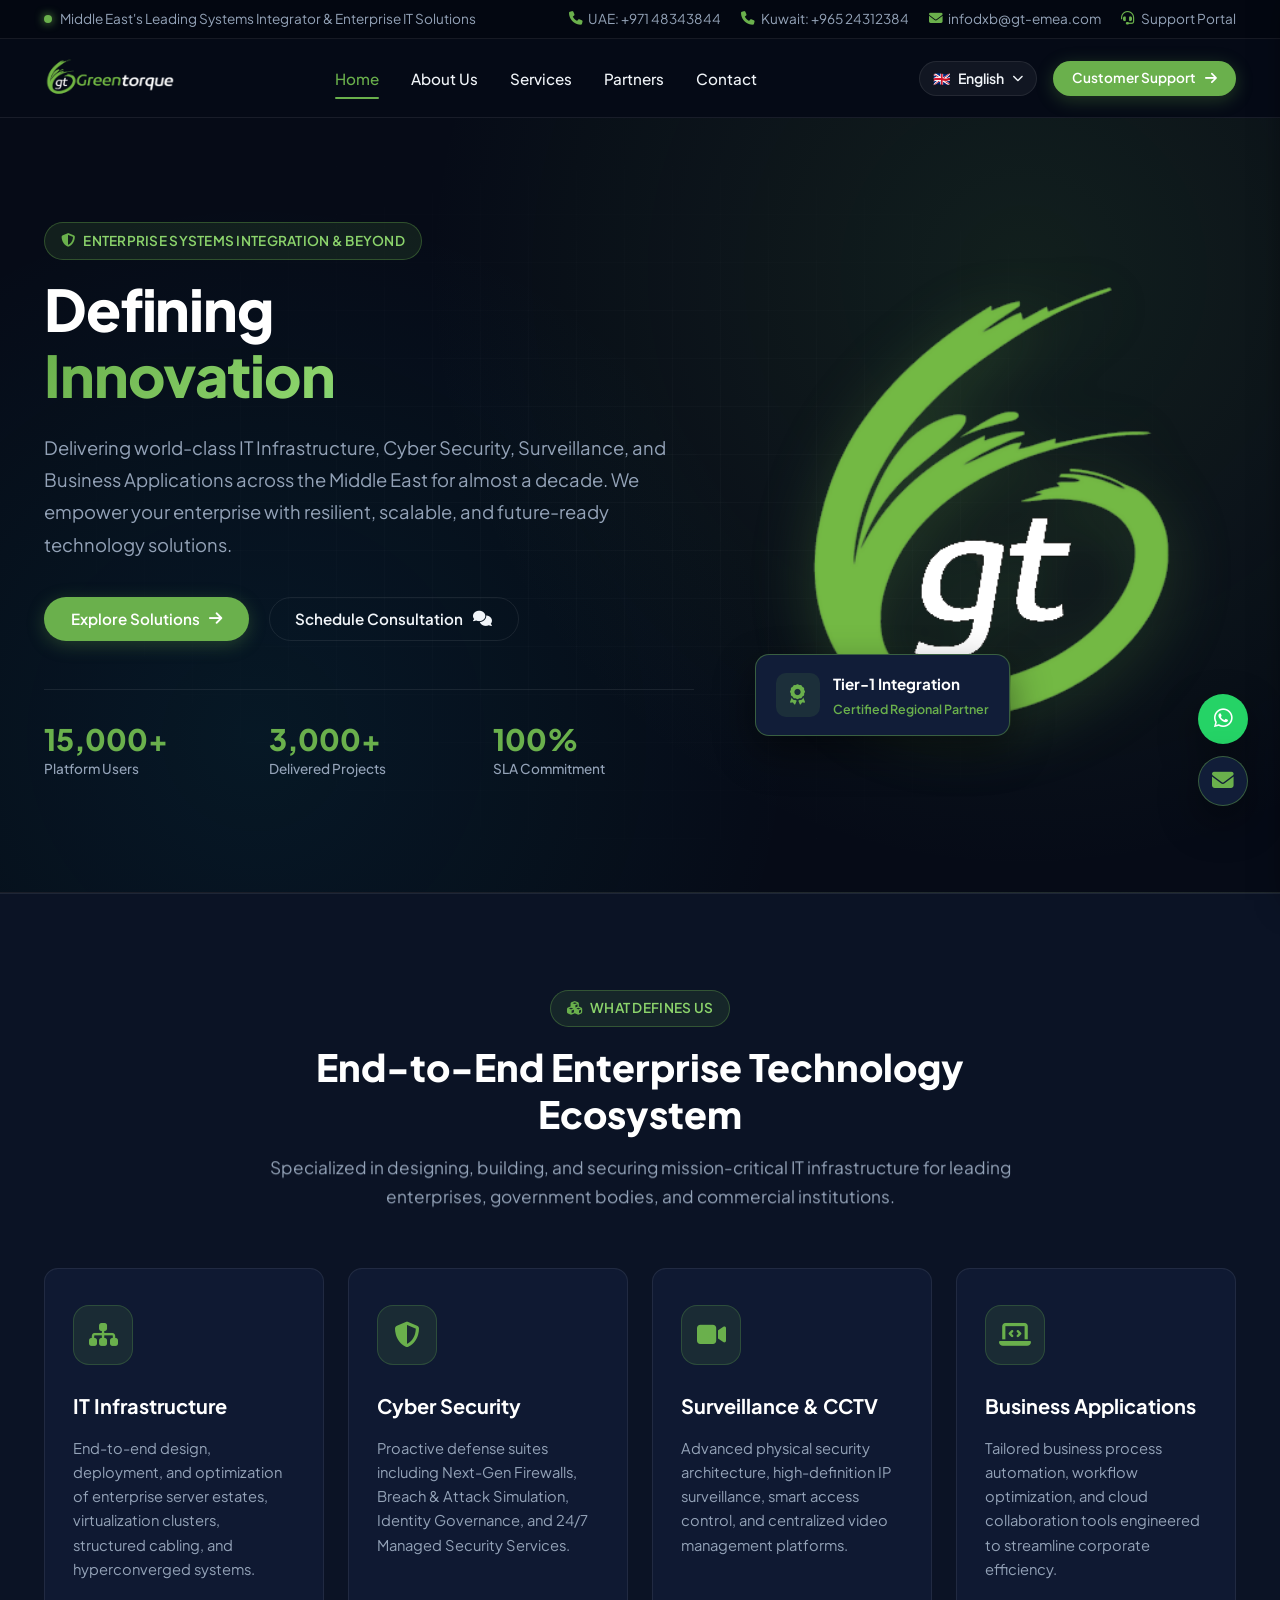
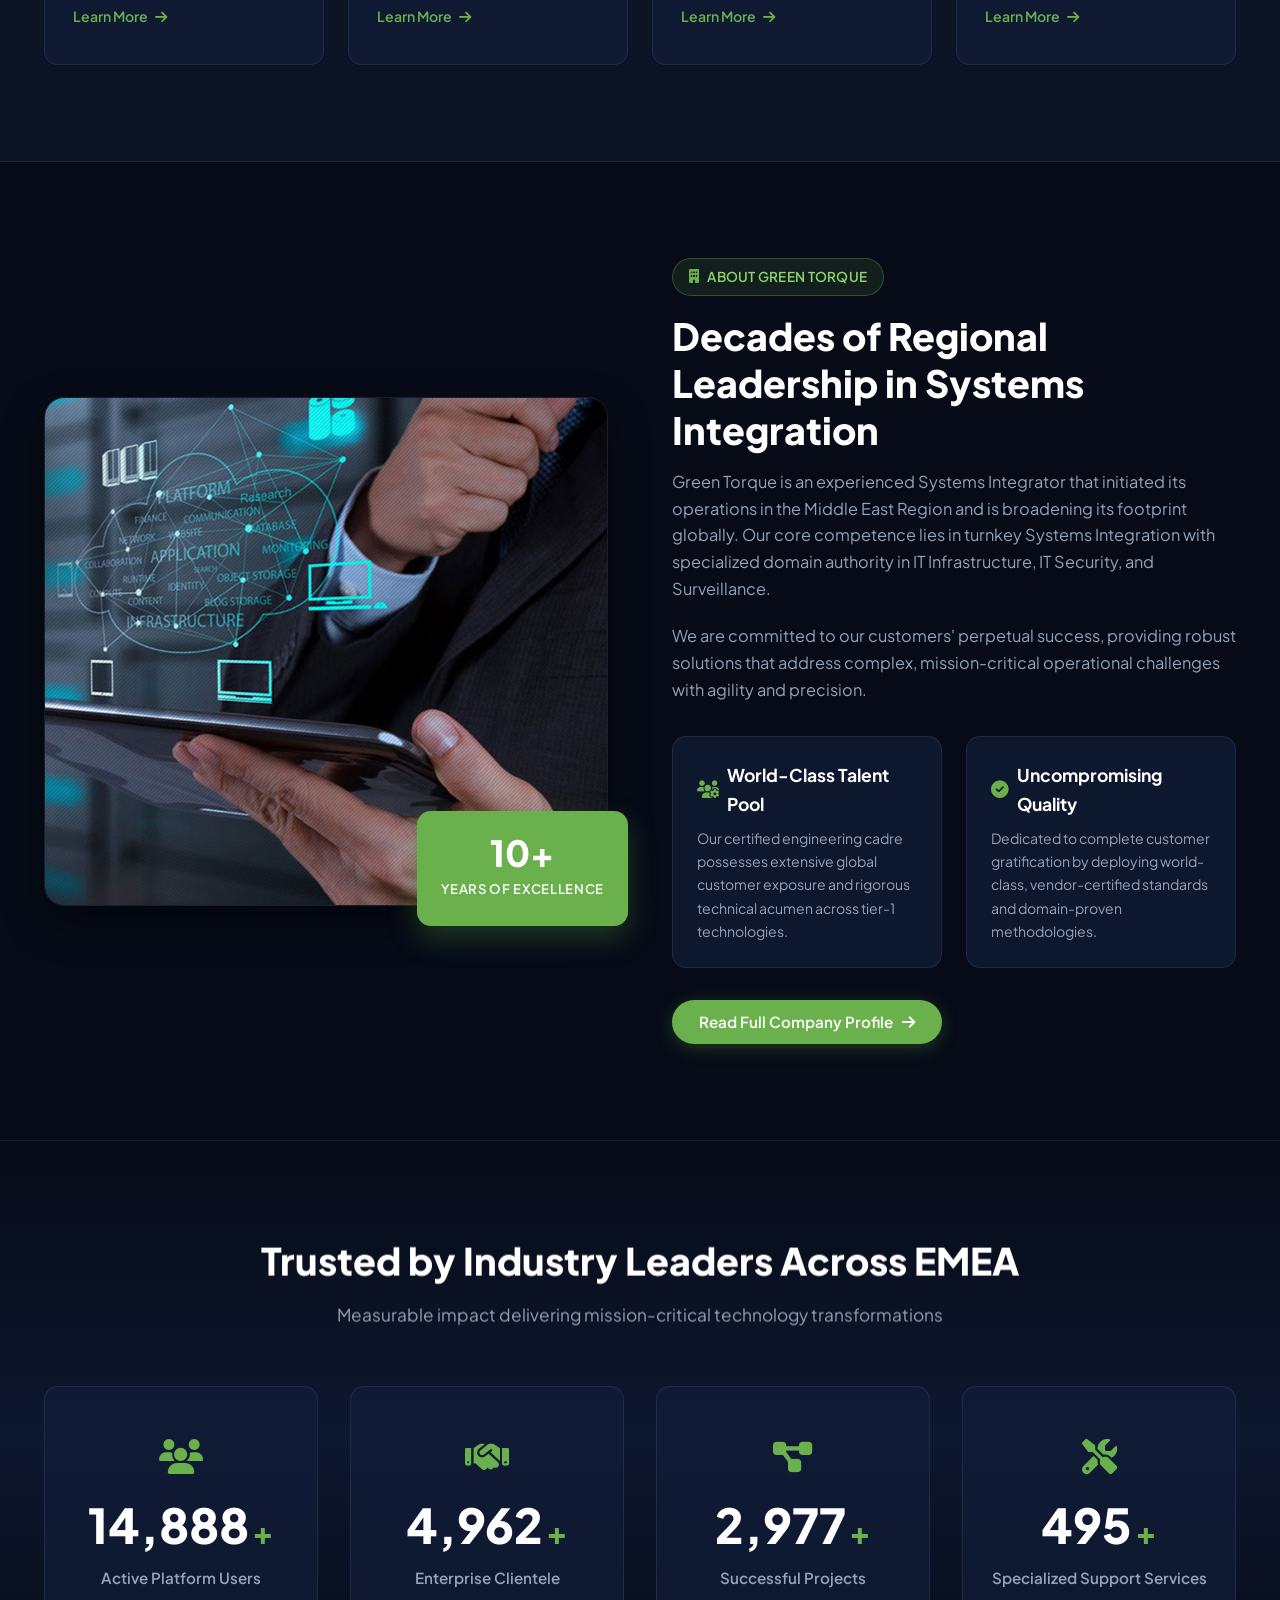
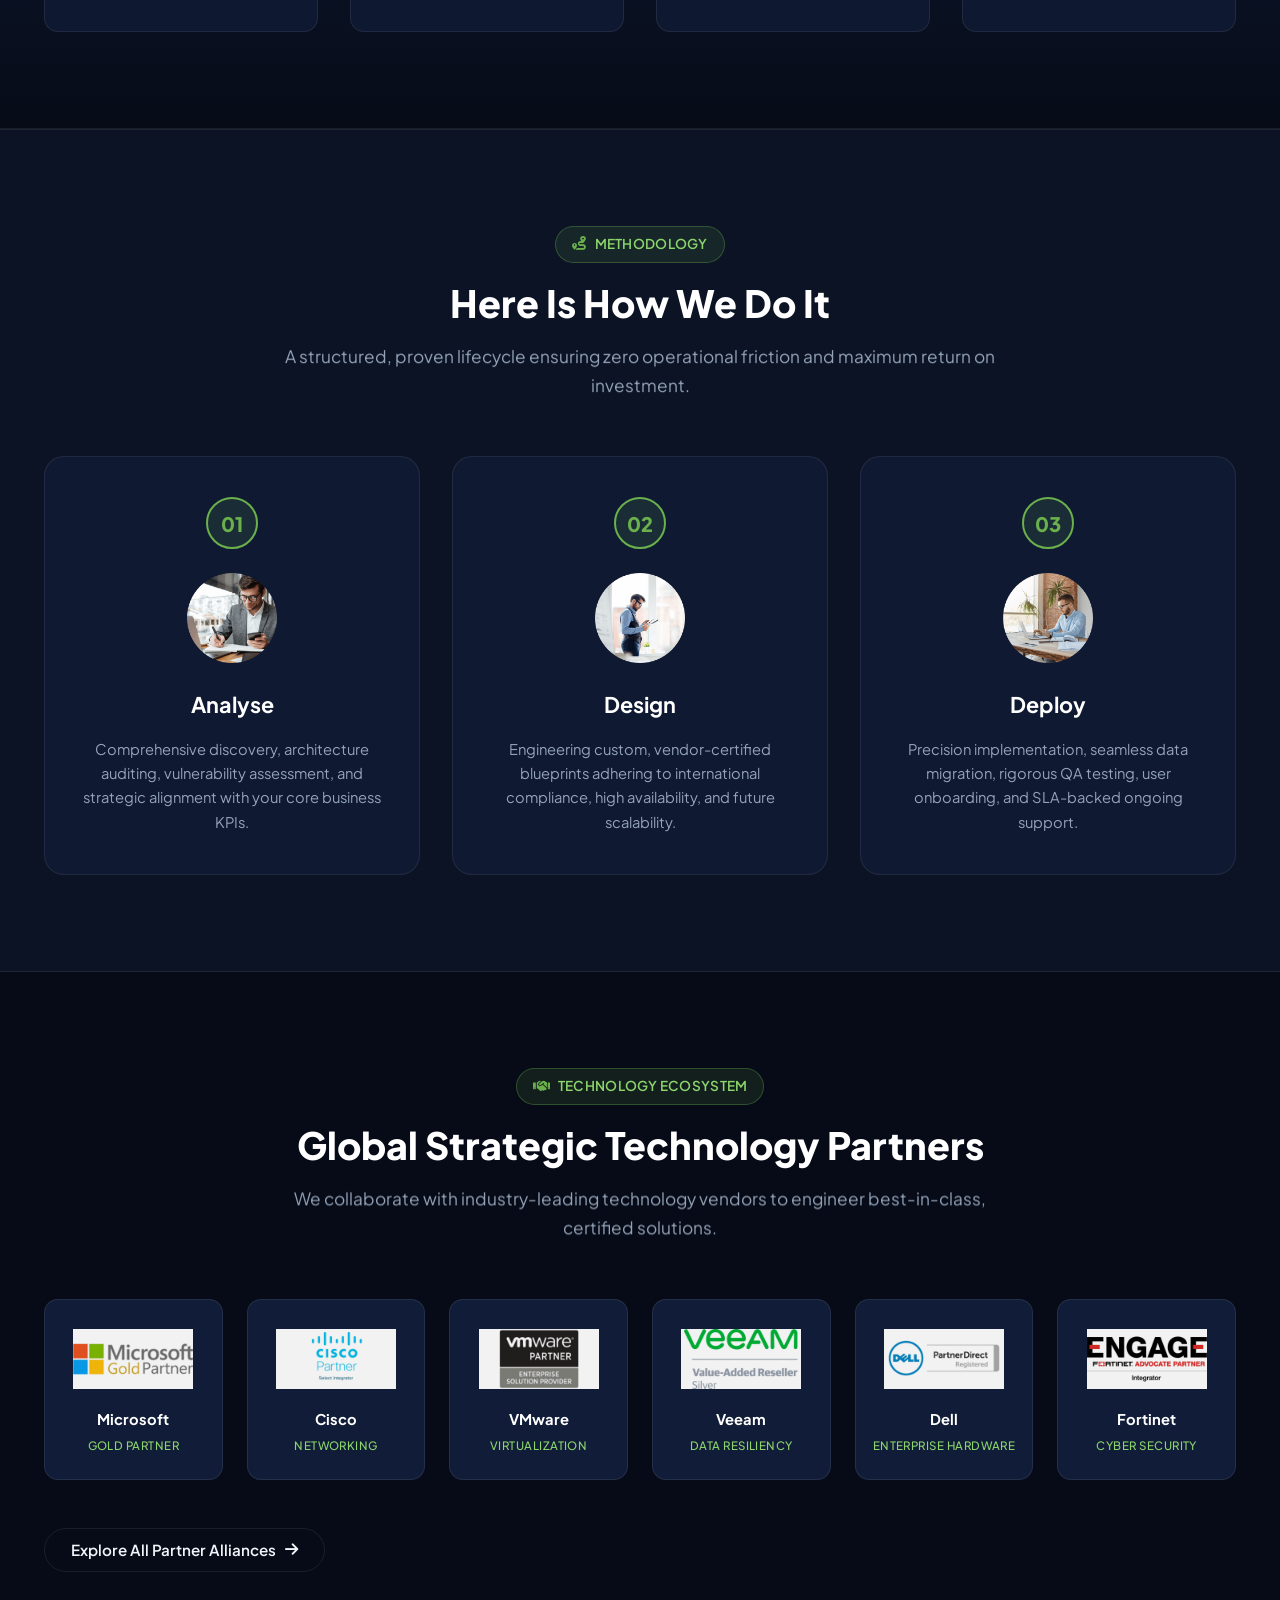
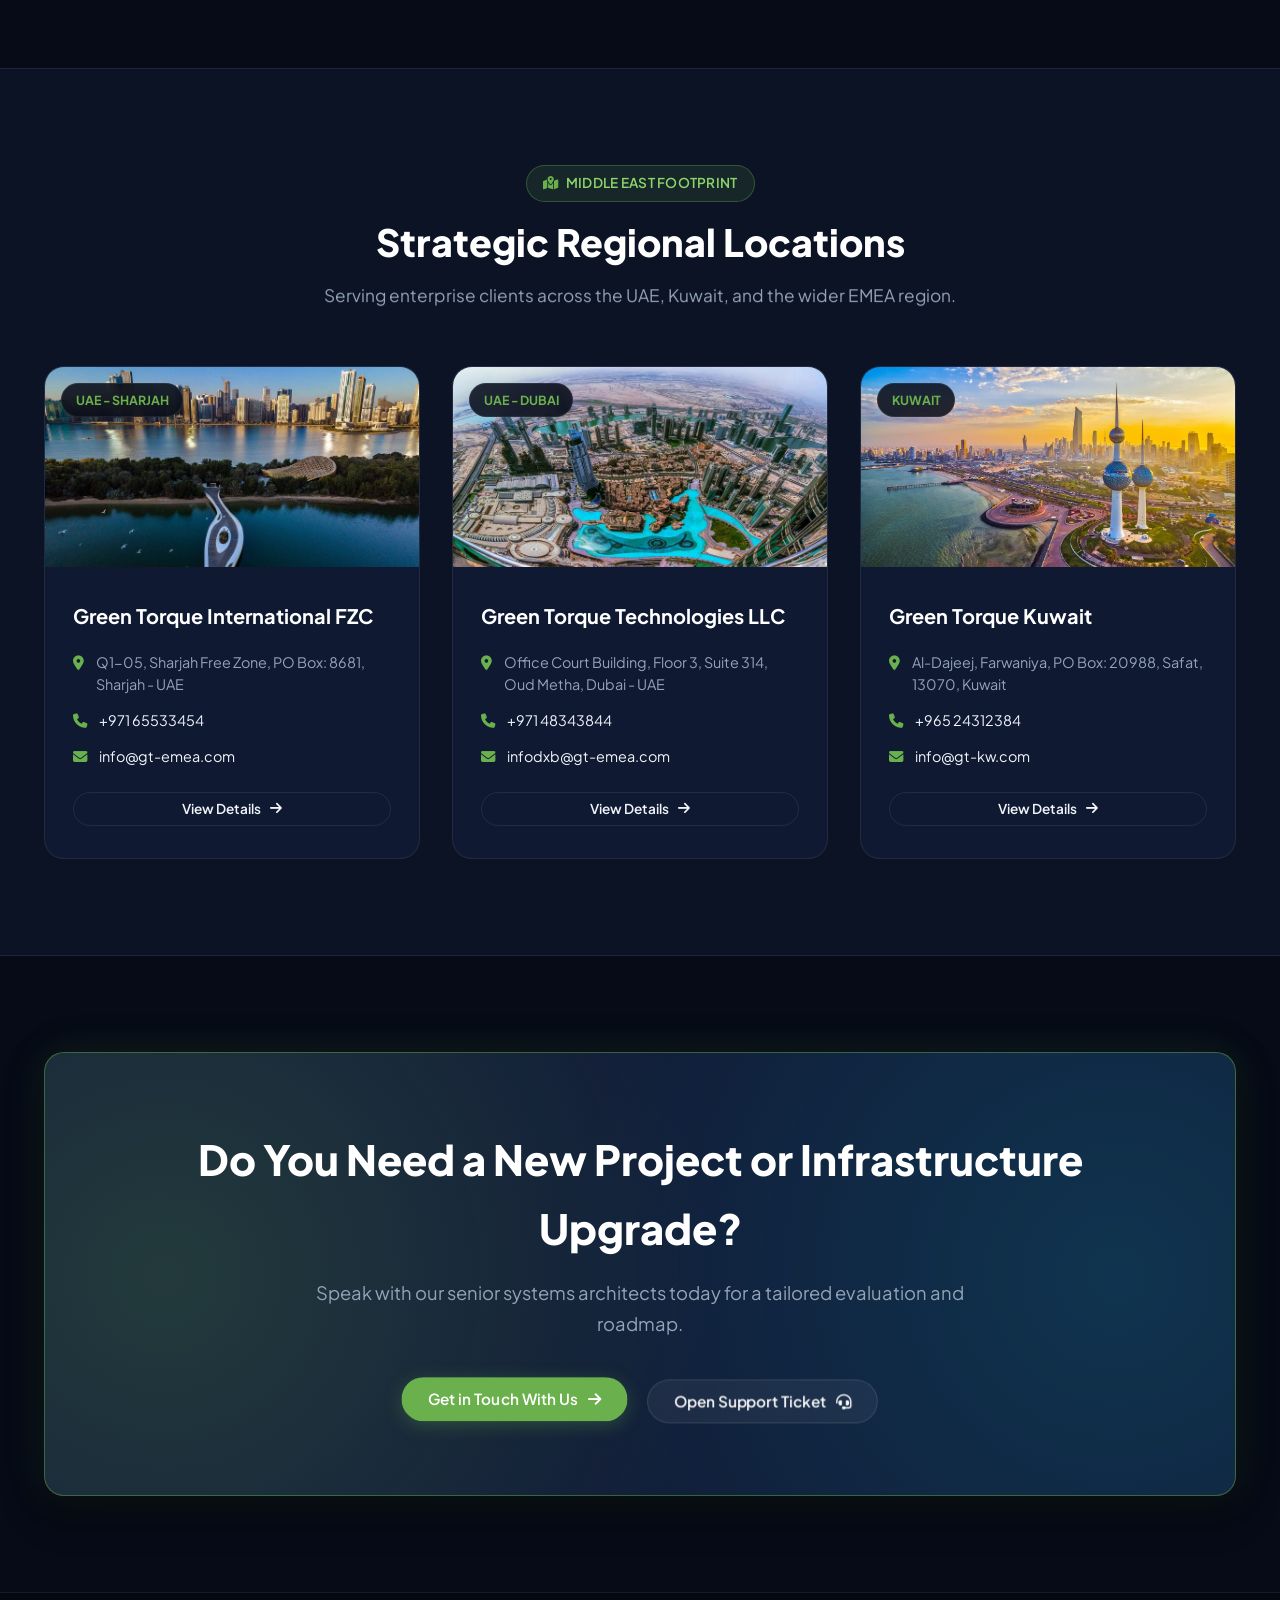
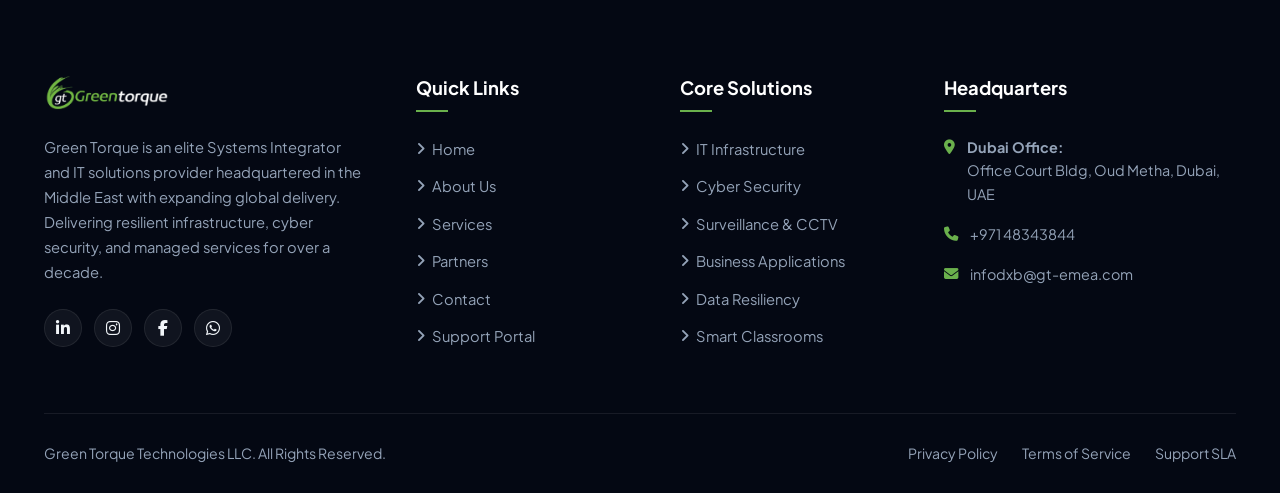
<file: index.html>
<!DOCTYPE html>
<html lang="en" dir="ltr">
<head>
  <meta charset="utf-8">
  <meta http-equiv="X-UA-Compatible" content="IE=edge">
  <meta name="viewport" content="width=device-width, initial-scale=1.0, maximum-scale=5.0">
  <title>Green Torque | Leading Systems Integration and Beyond</title>
  <meta name="description" content="Green Torque (GT EMEA) is a premier IT systems integrator delivering IT Infrastructure, Cyber Security, Surveillance, and Business Applications across the Middle East.">
  <meta name="keywords" content="Green Torque, GT EMEA, Systems Integrator, IT Infrastructure, Cyber Security, Surveillance CCTV, Kuwait IT, Dubai UAE IT, Cloud Solutions">
  <meta name="author" content="Green Torque Technologies LLC">

  <!-- Open Graph / Meta -->
  <meta property="og:type" content="website">
  <meta property="og:title" content="Green Torque | Leading Systems Integration and Beyond">
  <meta property="og:description" content="Delivering enterprise IT infrastructure, cybersecurity, surveillance, and business applications across the Middle East.">
  <meta property="og:image" content="assets/images/hero-graphic.png">

  <!-- Favicon -->
  <link rel="icon" type="image/png" sizes="128x128" href="assets/images/favicon.png">
  <link rel="shortcut icon" href="assets/images/favicon.png" type="image/x-icon">

  <!-- Font Awesome Icons -->
  <link rel="stylesheet" href="https://cdnjs.cloudflare.com/ajax/libs/font-awesome/6.4.0/css/all.min.css">

  <!-- Stylesheets -->
  <link rel="stylesheet" href="assets/css/style.css">
  <link rel="stylesheet" href="assets/css/responsive.css">
  <link rel="stylesheet" href="assets/css/rtl.css">
</head>
<body>

  <!-- Top Announcement & Contact Bar -->
  <div class="top-bar">
    <div class="container top-bar-inner">
      <div class="top-bar-tagline">
        <span class="pulse-dot"></span>
        <span data-i18n="topbar_tagline">Middle East's Leading Systems Integrator & Enterprise IT Solutions</span>
      </div>
      <div class="top-bar-contacts">
        <a href="tel:+97148343844"><i class="fa fa-phone"></i> <span data-i18n="topbar_uae">UAE: +971 48343844</span></a>
        <a href="tel:+96524312384"><i class="fa fa-phone"></i> <span data-i18n="topbar_kuwait">Kuwait: +965 24312384</span></a>
        <a href="mailto:infodxb@gt-emea.com"><i class="fa fa-envelope"></i> <span data-i18n="topbar_email">infodxb@gt-emea.com</span></a>
        <a href="https://greencloud.live" target="_blank" rel="noopener" class="btn-support-link">
          <i class="fa fa-headset"></i> <span data-i18n="topbar_support">Support Portal</span>
        </a>
      </div>
    </div>
  </div>

  <!-- Primary Sticky Header -->
  <header class="site-header" id="siteHeader">
    <div class="container header-inner">
      <!-- Brand Logo -->
      <a href="index.html" class="brand-logo" title="Green Torque Home">
        <img src="assets/images/logo-white.png" alt="Green Torque Logo" width="148" height="50">
      </a>

      <!-- Navigation Links -->
      <nav class="nav-menu" aria-label="Main Navigation">
        <a href="index.html" class="nav-link active" data-i18n="nav_home">Home</a>
        <a href="about.html" class="nav-link" data-i18n="nav_about">About Us</a>
        <a href="services.html" class="nav-link" data-i18n="nav_services">Services</a>
        <a href="partners.html" class="nav-link" data-i18n="nav_partners">Partners</a>
        <a href="contact.html" class="nav-link" data-i18n="nav_contact">Contact</a>
      </nav>

      <!-- Header Actions: Language Dropdown + CTA -->
      <div class="header-actions">
        <!-- Language Switcher -->
        <div class="lang-dropdown">
          <button class="lang-dropdown-toggle" type="button" aria-haspopup="true" aria-expanded="false" title="Switch Language">
            <span class="current-lang-flag">🇬🇧</span>
            <span class="current-lang-text">English</span>
            <i class="fa fa-chevron-down" style="font-size: 0.7rem;"></i>
          </button>
          <div class="lang-dropdown-menu">
            <button class="lang-option active" type="button" data-set-lang="en">
              <span>🇬🇧 English</span>
              <i class="fa fa-check" style="font-size: 0.75rem;"></i>
            </button>
            <button class="lang-option" type="button" data-set-lang="ar">
              <span>🇦🇪 العربية</span>
              <i class="fa fa-check" style="font-size: 0.75rem;"></i>
            </button>
          </div>
        </div>

        <!-- Support Portal Button -->
        <a href="https://greencloud.live" target="_blank" rel="noopener" class="btn btn-primary btn-sm d-none d-md-inline-flex" title="24/7 Client Support Portal">
          <span data-i18n="nav_support_btn">Customer Support</span>
          <i class="fa fa-arrow-right"></i>
        </a>

        <!-- Mobile Nav Toggle -->
        <button class="mobile-nav-toggle" type="button" aria-label="Toggle Navigation Menu">
          <i class="fa fa-bars"></i>
        </button>
      </div>
    </div>
  </header>

  <!-- Mobile Drawer Menu -->
  <div class="mobile-nav-overlay"></div>
  <aside class="mobile-nav-drawer" aria-label="Mobile Navigation">
    <div class="mobile-nav-header">
      <img src="assets/images/logo-white.png" alt="Green Torque" height="36">
      <button class="mobile-nav-close" type="button" aria-label="Close Navigation"><i class="fa fa-times"></i></button>
    </div>
    <div class="mobile-nav-list">
      <a href="index.html" class="active" data-i18n="nav_home">Home <i class="fa fa-chevron-right"></i></a>
      <a href="about.html" data-i18n="nav_about">About Us <i class="fa fa-chevron-right"></i></a>
      <a href="services.html" data-i18n="nav_services">Services <i class="fa fa-chevron-right"></i></a>
      <a href="partners.html" data-i18n="nav_partners">Partners <i class="fa fa-chevron-right"></i></a>
      <a href="contact.html" data-i18n="nav_contact">Contact <i class="fa fa-chevron-right"></i></a>
    </div>
    <div class="mobile-nav-footer">
      <div style="display: flex; gap: 0.5rem;">
        <button class="btn btn-outline btn-sm w-100" type="button" data-set-lang="en">English</button>
        <button class="btn btn-outline btn-sm w-100" type="button" data-set-lang="ar">العربية</button>
      </div>
      <a href="https://greencloud.live" target="_blank" rel="noopener" class="btn btn-primary btn-sm w-100">
        <span data-i18n="nav_support_btn">Customer Support</span>
      </a>
    </div>
  </aside>

  <!-- Hero Section -->
  <section class="hero-section">
    <div class="hero-mesh-grid"></div>
    <div class="container hero-grid">
      <!-- Hero Content -->
      <div class="hero-content reveal-on-scroll">
        <div class="badge-chip">
          <i class="fa fa-shield-halved"></i>
          <span data-i18n="hero_badge">Enterprise Systems Integration & Beyond</span>
        </div>
        <h1 class="hero-headline">
          <span data-i18n="hero_title_1">Defining</span> <br>
          <span class="highlight" data-i18n="hero_title_2">Innovation</span>
        </h1>
        <p class="hero-description" data-i18n="hero_desc">
          Delivering world-class IT Infrastructure, Cyber Security, Surveillance, and Business Applications across the Middle East for almost a decade. We empower your enterprise with resilient, scalable, and future-ready technology solutions.
        </p>
        <div class="hero-actions">
          <a href="services.html" class="btn btn-primary">
            <span data-i18n="hero_btn_services">Explore Solutions</span>
            <i class="fa fa-arrow-right"></i>
          </a>
          <a href="contact.html" class="btn btn-outline">
            <span data-i18n="hero_btn_contact">Schedule Consultation</span>
            <i class="fa fa-comments"></i>
          </a>
        </div>
        <!-- Hero Key Metrics -->
        <div class="hero-stats-row">
          <div class="hero-stat-item">
            <div class="stat-value" data-i18n="hero_stat_1_val">15,000+</div>
            <div class="stat-label" data-i18n="hero_stat_1_lbl">Platform Users</div>
          </div>
          <div class="hero-stat-item">
            <div class="stat-value" data-i18n="hero_stat_2_val">3,000+</div>
            <div class="stat-label" data-i18n="hero_stat_2_lbl">Delivered Projects</div>
          </div>
          <div class="hero-stat-item">
            <div class="stat-value" data-i18n="hero_stat_3_val">100%</div>
            <div class="stat-label" data-i18n="hero_stat_3_lbl">SLA Commitment</div>
          </div>
        </div>
      </div>

      <!-- Hero Visual Graphic -->
      <div class="hero-visual reveal-on-scroll">
        <div class="hero-graphic-wrap">
          <img src="assets/images/hero-graphic.png" alt="Green Torque Innovation Visual" class="hero-graphic-img">
          <!-- Floating Badge -->
          <div class="hero-badge-card">
            <div class="hero-badge-icon">
              <i class="fa fa-award"></i>
            </div>
            <div class="hero-badge-text">
              <h6>Tier-1 Integration</h6>
              <p>Certified Regional Partner</p>
            </div>
          </div>
        </div>
      </div>
    </div>
  </section>

  <!-- Core Solutions Pillars Section -->
  <section class="section section-alt" id="solutions">
    <div class="container">
      <div class="section-header text-center reveal-on-scroll">
        <div class="badge-chip">
          <i class="fa fa-cubes"></i>
          <span data-i18n="intro_badge">What Defines Us</span>
        </div>
        <h2 class="section-title" data-i18n="intro_title">End-to-End Enterprise Technology Ecosystem</h2>
        <p class="section-subtitle" data-i18n="intro_subtitle">
          Specialized in designing, building, and securing mission-critical IT infrastructure for leading enterprises, government bodies, and commercial institutions.
        </p>
      </div>

      <div class="pillars-grid">
        <!-- Pillar 1: IT Infrastructure -->
        <div class="pillar-card reveal-on-scroll">
          <div class="pillar-icon-ring">
            <i class="fa fa-sitemap"></i>
          </div>
          <h3 data-i18n="pillar_1_title">IT Infrastructure</h3>
          <p data-i18n="pillar_1_desc">
            End-to-end design, deployment, and optimization of enterprise server estates, virtualization clusters, structured cabling, and hyperconverged systems.
          </p>
          <a href="services.html" class="pillar-link">
            <span>Learn More</span> <i class="fa fa-arrow-right"></i>
          </a>
        </div>

        <!-- Pillar 2: Cyber Security -->
        <div class="pillar-card reveal-on-scroll">
          <div class="pillar-icon-ring">
            <i class="fa fa-shield-halved"></i>
          </div>
          <h3 data-i18n="pillar_2_title">Cyber Security</h3>
          <p data-i18n="pillar_2_desc">
            Proactive defense suites including Next-Gen Firewalls, Breach & Attack Simulation, Identity Governance, and 24/7 Managed Security Services.
          </p>
          <a href="services.html" class="pillar-link">
            <span>Learn More</span> <i class="fa fa-arrow-right"></i>
          </a>
        </div>

        <!-- Pillar 3: Surveillance -->
        <div class="pillar-card reveal-on-scroll">
          <div class="pillar-icon-ring">
            <i class="fa fa-video"></i>
          </div>
          <h3 data-i18n="pillar_3_title">Surveillance & CCTV</h3>
          <p data-i18n="pillar_3_desc">
            Advanced physical security architecture, high-definition IP surveillance, smart access control, and centralized video management platforms.
          </p>
          <a href="services.html" class="pillar-link">
            <span>Learn More</span> <i class="fa fa-arrow-right"></i>
          </a>
        </div>

        <!-- Pillar 4: Business Applications -->
        <div class="pillar-card reveal-on-scroll">
          <div class="pillar-icon-ring">
            <i class="fa fa-laptop-code"></i>
          </div>
          <h3 data-i18n="pillar_4_title">Business Applications</h3>
          <p data-i18n="pillar_4_desc">
            Tailored business process automation, workflow optimization, and cloud collaboration tools engineered to streamline corporate efficiency.
          </p>
          <a href="services.html" class="pillar-link">
            <span>Learn More</span> <i class="fa fa-arrow-right"></i>
          </a>
        </div>
      </div>
    </div>
  </section>

  <!-- About Us Section Preview -->
  <section class="section" id="aboutPreview">
    <div class="container">
      <div class="about-teaser-grid">
        <!-- Visual Column -->
        <div class="about-teaser-img-wrap reveal-on-scroll">
          <img src="assets/images/about-img.png" alt="Green Torque Engineering Team" class="about-teaser-img">
          <div class="about-experience-badge">
            <span class="num">10+</span>
            <span class="lbl">Years of Excellence</span>
          </div>
        </div>

        <!-- Content Column -->
        <div class="about-teaser-content reveal-on-scroll">
          <div class="badge-chip">
            <i class="fa fa-building"></i>
            <span data-i18n="about_badge">About Green Torque</span>
          </div>
          <h2 class="section-title" data-i18n="about_title">Decades of Regional Leadership in Systems Integration</h2>
          <p data-i18n="about_desc_1">
            Green Torque is an experienced Systems Integrator that initiated its operations in the Middle East Region and is broadening its footprint globally. Our core competence lies in turnkey Systems Integration with specialized domain authority in IT Infrastructure, IT Security, and Surveillance.
          </p>
          <p data-i18n="about_desc_2">
            We are committed to our customers' perpetual success, providing robust solutions that address complex, mission-critical operational challenges with agility and precision.
          </p>

          <div class="about-feature-boxes">
            <div class="about-feature-box">
              <h4><i class="fa fa-users-gear"></i> <span data-i18n="about_team_title">World-Class Talent Pool</span></h4>
              <p data-i18n="about_team_desc">GT has a high-quality talent pool with a higher than average level of experience and exposure to working with global customers.</p>
            </div>
            <div class="about-feature-box">
              <h4><i class="fa fa-circle-check"></i> <span data-i18n="about_quality_title">Uncompromising Quality</span></h4>
              <p data-i18n="about_quality_desc">Green Torque is dedicated to providing customer gratification through the delivery of world-class services and solutions by leveraging our expertise.</p>
            </div>
          </div>

          <a href="about.html" class="btn btn-primary">
            <span data-i18n="about_btn_more">Read Full Company Profile</span>
            <i class="fa fa-arrow-right"></i>
          </a>
        </div>
      </div>
    </div>
  </section>

  <!-- Statistics Counters Section -->
  <section class="section counters-section" id="counters">
    <div class="container">
      <div class="section-header text-center reveal-on-scroll">
        <h2 class="section-title" data-i18n="counter_headline">Trusted by Industry Leaders Across EMEA</h2>
        <p class="section-subtitle" data-i18n="counter_subtitle">
          Measurable impact delivering mission-critical technology transformations
        </p>
      </div>

      <div class="counters-grid">
        <!-- Counter 1: Users -->
        <div class="counter-card reveal-on-scroll">
          <div class="counter-icon"><i class="fa fa-users"></i></div>
          <div class="counter-number-wrap">
            <span class="counter-val" data-target="15000">15,000</span>
            <span class="counter-plus">+</span>
          </div>
          <div class="counter-label" data-i18n="counter_1_label">Active Platform Users</div>
        </div>

        <!-- Counter 2: Clientele -->
        <div class="counter-card reveal-on-scroll">
          <div class="counter-icon"><i class="fa fa-handshake"></i></div>
          <div class="counter-number-wrap">
            <span class="counter-val" data-target="5000">5,000</span>
            <span class="counter-plus">+</span>
          </div>
          <div class="counter-label" data-i18n="counter_2_label">Enterprise Clientele</div>
        </div>

        <!-- Counter 3: Projects -->
        <div class="counter-card reveal-on-scroll">
          <div class="counter-icon"><i class="fa fa-diagram-project"></i></div>
          <div class="counter-number-wrap">
            <span class="counter-val" data-target="3000">3,000</span>
            <span class="counter-plus">+</span>
          </div>
          <div class="counter-label" data-i18n="counter_3_label">Successful Projects</div>
        </div>

        <!-- Counter 4: Services -->
        <div class="counter-card reveal-on-scroll">
          <div class="counter-icon"><i class="fa fa-screwdriver-wrench"></i></div>
          <div class="counter-number-wrap">
            <span class="counter-val" data-target="499">499</span>
            <span class="counter-plus">+</span>
          </div>
          <div class="counter-label" data-i18n="counter_4_label">Specialized Support Services</div>
        </div>
      </div>
    </div>
  </section>

  <!-- How We Work Section (Analyse, Design, Deploy) -->
  <section class="section section-alt" id="methodology">
    <div class="container">
      <div class="section-header text-center reveal-on-scroll">
        <div class="badge-chip">
          <i class="fa fa-route"></i>
          <span data-i18n="work_badge">Methodology</span>
        </div>
        <h2 class="section-title" data-i18n="work_title">Here Is How We Do It</h2>
        <p class="section-subtitle" data-i18n="work_subtitle">
          A structured, proven lifecycle ensuring zero operational friction and maximum return on investment.
        </p>
      </div>

      <div class="process-grid">
        <!-- Step 1: Analyse -->
        <div class="process-card reveal-on-scroll">
          <div class="process-step-num" data-i18n="step_1_num">01</div>
          <div class="process-img-wrap">
            <img src="assets/images/process-1.png" alt="Analyse Process">
          </div>
          <h3 data-i18n="step_1_title">Analyse</h3>
          <p data-i18n="step_1_desc">
            Comprehensive discovery, architecture auditing, vulnerability assessment, and strategic alignment with your core business KPIs.
          </p>
        </div>

        <!-- Step 2: Design -->
        <div class="process-card reveal-on-scroll">
          <div class="process-step-num" data-i18n="step_2_num">02</div>
          <div class="process-img-wrap">
            <img src="assets/images/process-2.png" alt="Design Process">
          </div>
          <h3 data-i18n="step_2_title">Design</h3>
          <p data-i18n="step_2_desc">
            Engineering custom, vendor-certified blueprints adhering to international compliance, high availability, and future scalability.
          </p>
        </div>

        <!-- Step 3: Deploy -->
        <div class="process-card reveal-on-scroll">
          <div class="process-step-num" data-i18n="step_3_num">03</div>
          <div class="process-img-wrap">
            <img src="assets/images/process-3.png" alt="Deploy Process">
          </div>
          <h3 data-i18n="step_3_title">Deploy</h3>
          <p data-i18n="step_3_desc">
            Precision implementation, seamless data migration, rigorous QA testing, user onboarding, and SLA-backed ongoing support.
          </p>
        </div>
      </div>
    </div>
  </section>

  <!-- Featured Partners Section -->
  <section class="section" id="featuredPartners">
    <div class="container">
      <div class="section-header text-center reveal-on-scroll">
        <div class="badge-chip">
          <i class="fa fa-handshake"></i>
          <span data-i18n="partners_badge">Technology Ecosystem</span>
        </div>
        <h2 class="section-title" data-i18n="partners_title">Global Strategic Technology Partners</h2>
        <p class="section-subtitle" data-i18n="partners_subtitle">
          We collaborate with industry-leading technology vendors to engineer best-in-class, certified solutions.
        </p>
      </div>

      <div class="partners-grid reveal-on-scroll">
        <div class="partner-card-item">
          <div class="partner-logo-box"><img src="assets/images/partners/microsoft.png" alt="Microsoft"></div>
          <div class="partner-name">Microsoft</div>
          <div class="partner-domain">Gold Partner</div>
        </div>
        <div class="partner-card-item">
          <div class="partner-logo-box"><img src="assets/images/partners/cisco.png" alt="Cisco"></div>
          <div class="partner-name">Cisco</div>
          <div class="partner-domain">Networking</div>
        </div>
        <div class="partner-card-item">
          <div class="partner-logo-box"><img src="assets/images/partners/vmware.png" alt="VMware"></div>
          <div class="partner-name">VMware</div>
          <div class="partner-domain">Virtualization</div>
        </div>
        <div class="partner-card-item">
          <div class="partner-logo-box"><img src="assets/images/partners/veeam.png" alt="Veeam"></div>
          <div class="partner-name">Veeam</div>
          <div class="partner-domain">Data Resiliency</div>
        </div>
        <div class="partner-card-item">
          <div class="partner-logo-box"><img src="assets/images/partners/dell.png" alt="Dell"></div>
          <div class="partner-name">Dell</div>
          <div class="partner-domain">Enterprise Hardware</div>
        </div>
        <div class="partner-card-item">
          <div class="partner-logo-box"><img src="assets/images/partners/fortinet.png" alt="Fortinet"></div>
          <div class="partner-name">Fortinet</div>
          <div class="partner-domain">Cyber Security</div>
        </div>
      </div>

      <div class="text-center" style="margin-top: 3rem;">
        <a href="partners.html" class="btn btn-outline">
          <span data-i18n="partners_btn_all">Explore All Partner Alliances</span>
          <i class="fa fa-arrow-right"></i>
        </a>
      </div>
    </div>
  </section>

  <!-- Regional Presence (Locations Teaser) -->
  <section class="section section-alt" id="regionalFootprint">
    <div class="container">
      <div class="section-header text-center reveal-on-scroll">
        <div class="badge-chip">
          <i class="fa fa-map-location-dot"></i>
          <span data-i18n="offices_badge">Middle East Footprint</span>
        </div>
        <h2 class="section-title" data-i18n="offices_title">Strategic Regional Locations</h2>
        <p class="section-subtitle" data-i18n="offices_subtitle">
          Serving enterprise clients across the UAE, Kuwait, and the wider EMEA region.
        </p>
      </div>

      <div class="locations-grid">
        <!-- Location 1: Sharjah -->
        <div class="location-card reveal-on-scroll">
          <div class="location-img-wrap">
            <img src="assets/images/sharjah.jpg" alt="Sharjah Office">
            <span class="location-country-badge">UAE - Sharjah</span>
          </div>
          <div class="location-card-body">
            <h3 data-i18n="loc_sharjah_title">Green Torque International FZC</h3>
            <ul class="location-details-list">
              <li><i class="fa fa-location-dot"></i> <span data-i18n="loc_sharjah_addr">Q1-05, Sharjah Free Zone, PO Box: 8681, Sharjah - UAE</span></li>
              <li><i class="fa fa-phone"></i> <a href="tel:+97165533454" dir="ltr">+971 65533454</a></li>
              <li><i class="fa fa-envelope"></i> <a href="mailto:info@gt-emea.com">info@gt-emea.com</a></li>
            </ul>
            <a href="contact.html" class="btn btn-outline btn-sm">
              <span>View Details</span> <i class="fa fa-arrow-right"></i>
            </a>
          </div>
        </div>

        <!-- Location 2: Dubai -->
        <div class="location-card reveal-on-scroll">
          <div class="location-img-wrap">
            <img src="assets/images/dubai.jpg" alt="Dubai Office">
            <span class="location-country-badge">UAE - Dubai</span>
          </div>
          <div class="location-card-body">
            <h3 data-i18n="loc_dubai_title">Green Torque Technologies LLC</h3>
            <ul class="location-details-list">
              <li><i class="fa fa-location-dot"></i> <span data-i18n="loc_dubai_addr">Office Court Building, Floor 3, Suite 314, Oud Metha, Dubai - UAE</span></li>
              <li><i class="fa fa-phone"></i> <a href="tel:+97148343844" dir="ltr">+971 48343844</a></li>
              <li><i class="fa fa-envelope"></i> <a href="mailto:infodxb@gt-emea.com">infodxb@gt-emea.com</a></li>
            </ul>
            <a href="contact.html" class="btn btn-outline btn-sm">
              <span>View Details</span> <i class="fa fa-arrow-right"></i>
            </a>
          </div>
        </div>

        <!-- Location 3: Kuwait -->
        <div class="location-card reveal-on-scroll">
          <div class="location-img-wrap">
            <img src="assets/images/kuwait.jpg" alt="Kuwait Office">
            <span class="location-country-badge">Kuwait</span>
          </div>
          <div class="location-card-body">
            <h3 data-i18n="loc_kuwait_title">Green Torque Kuwait</h3>
            <ul class="location-details-list">
              <li><i class="fa fa-location-dot"></i> <span data-i18n="loc_kuwait_addr">Al-Dajeej, Farwaniya, PO Box: 20988, Safat, 13070, Kuwait</span></li>
              <li><i class="fa fa-phone"></i> <a href="tel:+96524312384" dir="ltr">+965 24312384</a></li>
              <li><i class="fa fa-envelope"></i> <a href="mailto:info@gt-kw.com">info@gt-kw.com</a></li>
            </ul>
            <a href="contact.html" class="btn btn-outline btn-sm">
              <span>View Details</span> <i class="fa fa-arrow-right"></i>
            </a>
          </div>
        </div>
      </div>
    </div>
  </section>

  <!-- CTA Banner Section -->
  <section class="section">
    <div class="container">
      <div class="cta-banner-wrap reveal-on-scroll">
        <h2 data-i18n="cta_title">Do You Need a New Project or Infrastructure Upgrade?</h2>
        <p data-i18n="cta_desc">
          Speak with our senior systems architects today for a tailored evaluation and roadmap.
        </p>
        <div class="cta-banner-actions">
          <a href="contact.html" class="btn btn-primary">
            <span data-i18n="cta_btn_contact">Get in Touch With Us</span>
            <i class="fa fa-arrow-right"></i>
          </a>
          <a href="https://greencloud.live" target="_blank" rel="noopener" class="btn btn-glass">
            <span data-i18n="cta_btn_support">Open Support Ticket</span>
            <i class="fa fa-headset"></i>
          </a>
        </div>
      </div>
    </div>
  </section>

  <!-- Site Footer -->
  <footer class="site-footer">
    <div class="container">
      <div class="footer-grid">
        <!-- Widget 1: About & Bio -->
        <div class="footer-widget">
          <a href="index.html" class="footer-widget-logo">
            <img src="assets/images/logo-white.png" alt="Green Torque" width="148" height="50">
          </a>
          <p class="footer-bio" data-i18n="footer_about_text">
            Green Torque is an elite Systems Integrator and IT solutions provider headquartered in the Middle East with expanding global delivery. Delivering resilient infrastructure, cyber security, and managed services for over a decade.
          </p>
          <div class="footer-socials">
            <a href="https://www.linkedin.com/company/gtemea" target="_blank" rel="noopener" class="social-link" title="LinkedIn"><i class="fab fa-linkedin-in"></i></a>
            <a href="https://www.instagram.com/greentorque/" target="_blank" rel="noopener" class="social-link" title="Instagram"><i class="fab fa-instagram"></i></a>
            <a href="https://www.facebook.com/greentorque" target="_blank" rel="noopener" class="social-link" title="Facebook"><i class="fab fa-facebook-f"></i></a>
            <a href="https://api.whatsapp.com/send?phone=97148343844" target="_blank" rel="noopener" class="social-link" title="WhatsApp"><i class="fab fa-whatsapp"></i></a>
          </div>
        </div>

        <!-- Widget 2: Quick Links -->
        <div class="footer-widget">
          <h4 class="footer-widget-title" data-i18n="footer_links_title">Quick Links</h4>
          <ul class="footer-links-list">
            <li><a href="index.html"><i class="fa fa-angle-right"></i> <span data-i18n="nav_home">Home</span></a></li>
            <li><a href="about.html"><i class="fa fa-angle-right"></i> <span data-i18n="nav_about">About Us</span></a></li>
            <li><a href="services.html"><i class="fa fa-angle-right"></i> <span data-i18n="nav_services">Services</span></a></li>
            <li><a href="partners.html"><i class="fa fa-angle-right"></i> <span data-i18n="nav_partners">Partners</span></a></li>
            <li><a href="contact.html"><i class="fa fa-angle-right"></i> <span data-i18n="nav_contact">Contact</span></a></li>
            <li><a href="https://greencloud.live" target="_blank" rel="noopener"><i class="fa fa-angle-right"></i> <span data-i18n="topbar_support">Support Portal</span></a></li>
          </ul>
        </div>

        <!-- Widget 3: Key Solutions -->
        <div class="footer-widget">
          <h4 class="footer-widget-title" data-i18n="footer_services_title">Core Solutions</h4>
          <ul class="footer-links-list">
            <li><a href="services.html"><i class="fa fa-angle-right"></i> <span data-i18n="pillar_1_title">IT Infrastructure</span></a></li>
            <li><a href="services.html"><i class="fa fa-angle-right"></i> <span data-i18n="pillar_2_title">Cyber Security</span></a></li>
            <li><a href="services.html"><i class="fa fa-angle-right"></i> <span data-i18n="pillar_3_title">Surveillance & CCTV</span></a></li>
            <li><a href="services.html"><i class="fa fa-angle-right"></i> <span data-i18n="pillar_4_title">Business Applications</span></a></li>
            <li><a href="services.html"><i class="fa fa-angle-right"></i> <span>Data Resiliency</span></a></li>
            <li><a href="services.html"><i class="fa fa-angle-right"></i> <span>Smart Classrooms</span></a></li>
          </ul>
        </div>

        <!-- Widget 4: Headquarters Contact -->
        <div class="footer-widget">
          <h4 class="footer-widget-title" data-i18n="footer_contact_title">Headquarters</h4>
          <div class="footer-contact-items">
            <div class="footer-contact-item">
              <i class="fa fa-location-dot"></i>
              <div>
                <strong>Dubai Office:</strong>
                <p>Office Court Bldg, Oud Metha, Dubai, UAE</p>
              </div>
            </div>
            <div class="footer-contact-item">
              <i class="fa fa-phone"></i>
              <div>
                <a href="tel:+97148343844" dir="ltr">+971 48343844</a>
              </div>
            </div>
            <div class="footer-contact-item">
              <i class="fa fa-envelope"></i>
              <div>
                <a href="mailto:infodxb@gt-emea.com">infodxb@gt-emea.com</a>
              </div>
            </div>
          </div>
        </div>
      </div>

      <!-- Footer Bottom Copyright -->
      <div class="footer-bottom">
        <div class="footer-bottom-inner">
          <p class="copyright-text" data-i18n="footer_rights">© Green Torque Technologies LLC. All Rights Reserved.</p>
          <div style="display: flex; gap: 1.5rem;">
            <a href="#" data-i18n="footer_privacy">Privacy Policy</a>
            <a href="#" data-i18n="footer_terms">Terms of Service</a>
            <a href="#" data-i18n="footer_sla">Support SLA</a>
          </div>
        </div>
      </div>
    </div>
  </footer>

  <!-- Floating Quick Actions -->
  <div class="floating-actions">
    <a href="https://api.whatsapp.com/send?phone=97148343844" target="_blank" rel="noopener" class="float-btn float-whatsapp" title="WhatsApp Instant Chat" aria-label="WhatsApp">
      <i class="fab fa-whatsapp"></i>
    </a>
    <a href="mailto:infodxb@gt-emea.com" class="float-btn float-email" title="Direct Email Inquiries" aria-label="Email">
      <i class="fa fa-envelope"></i>
    </a>
    <button type="button" class="float-btn scroll-top-btn" title="Back to Top" aria-label="Scroll to top">
      <i class="fa fa-arrow-up"></i>
    </button>
  </div>

  <!-- GSAP & Animation Libraries -->
  <script src="assets/js/gsap.min.js"></script>
  <script src="assets/js/ScrollTrigger.min.js"></script>
  <script src="assets/js/animations.js"></script>
  <script src="assets/js/translations.js"></script>
  <script src="assets/js/language.js"></script>
  <script src="assets/js/main.js"></script>
</body>
</html>
</file>
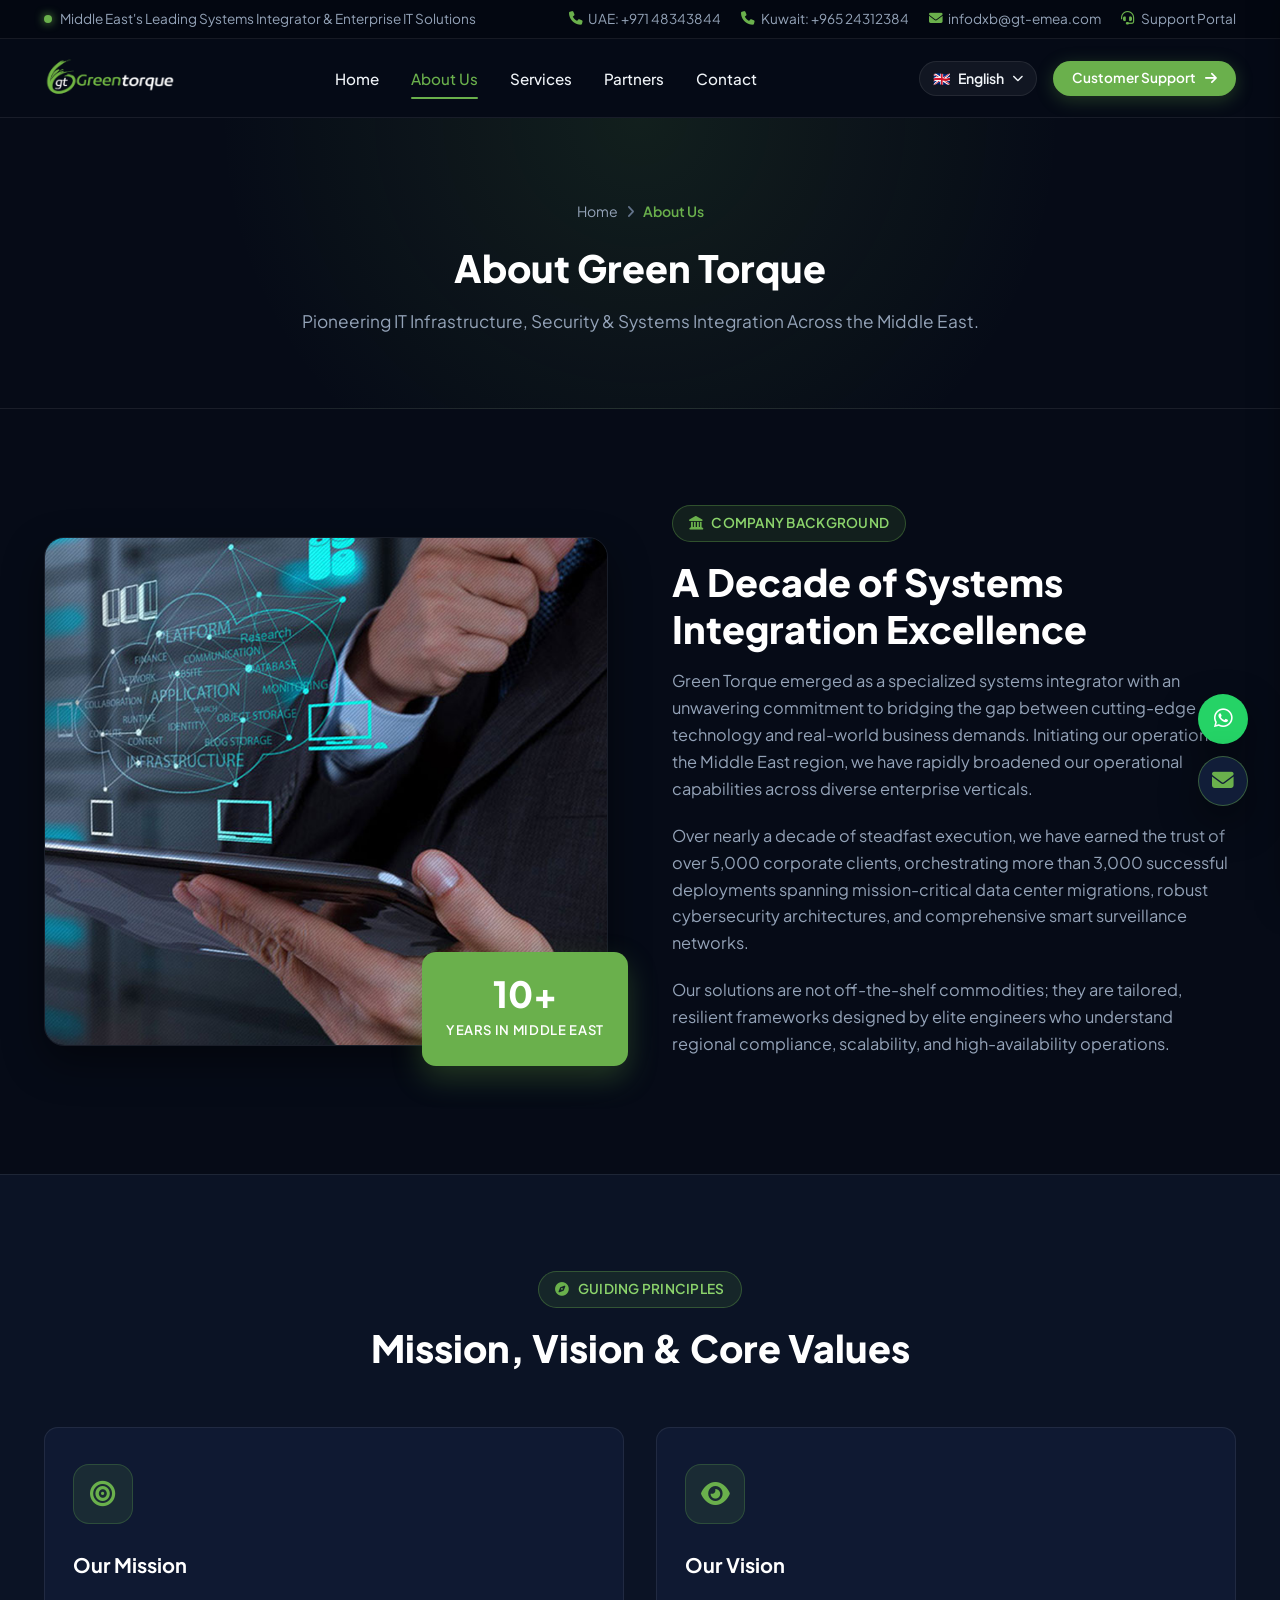
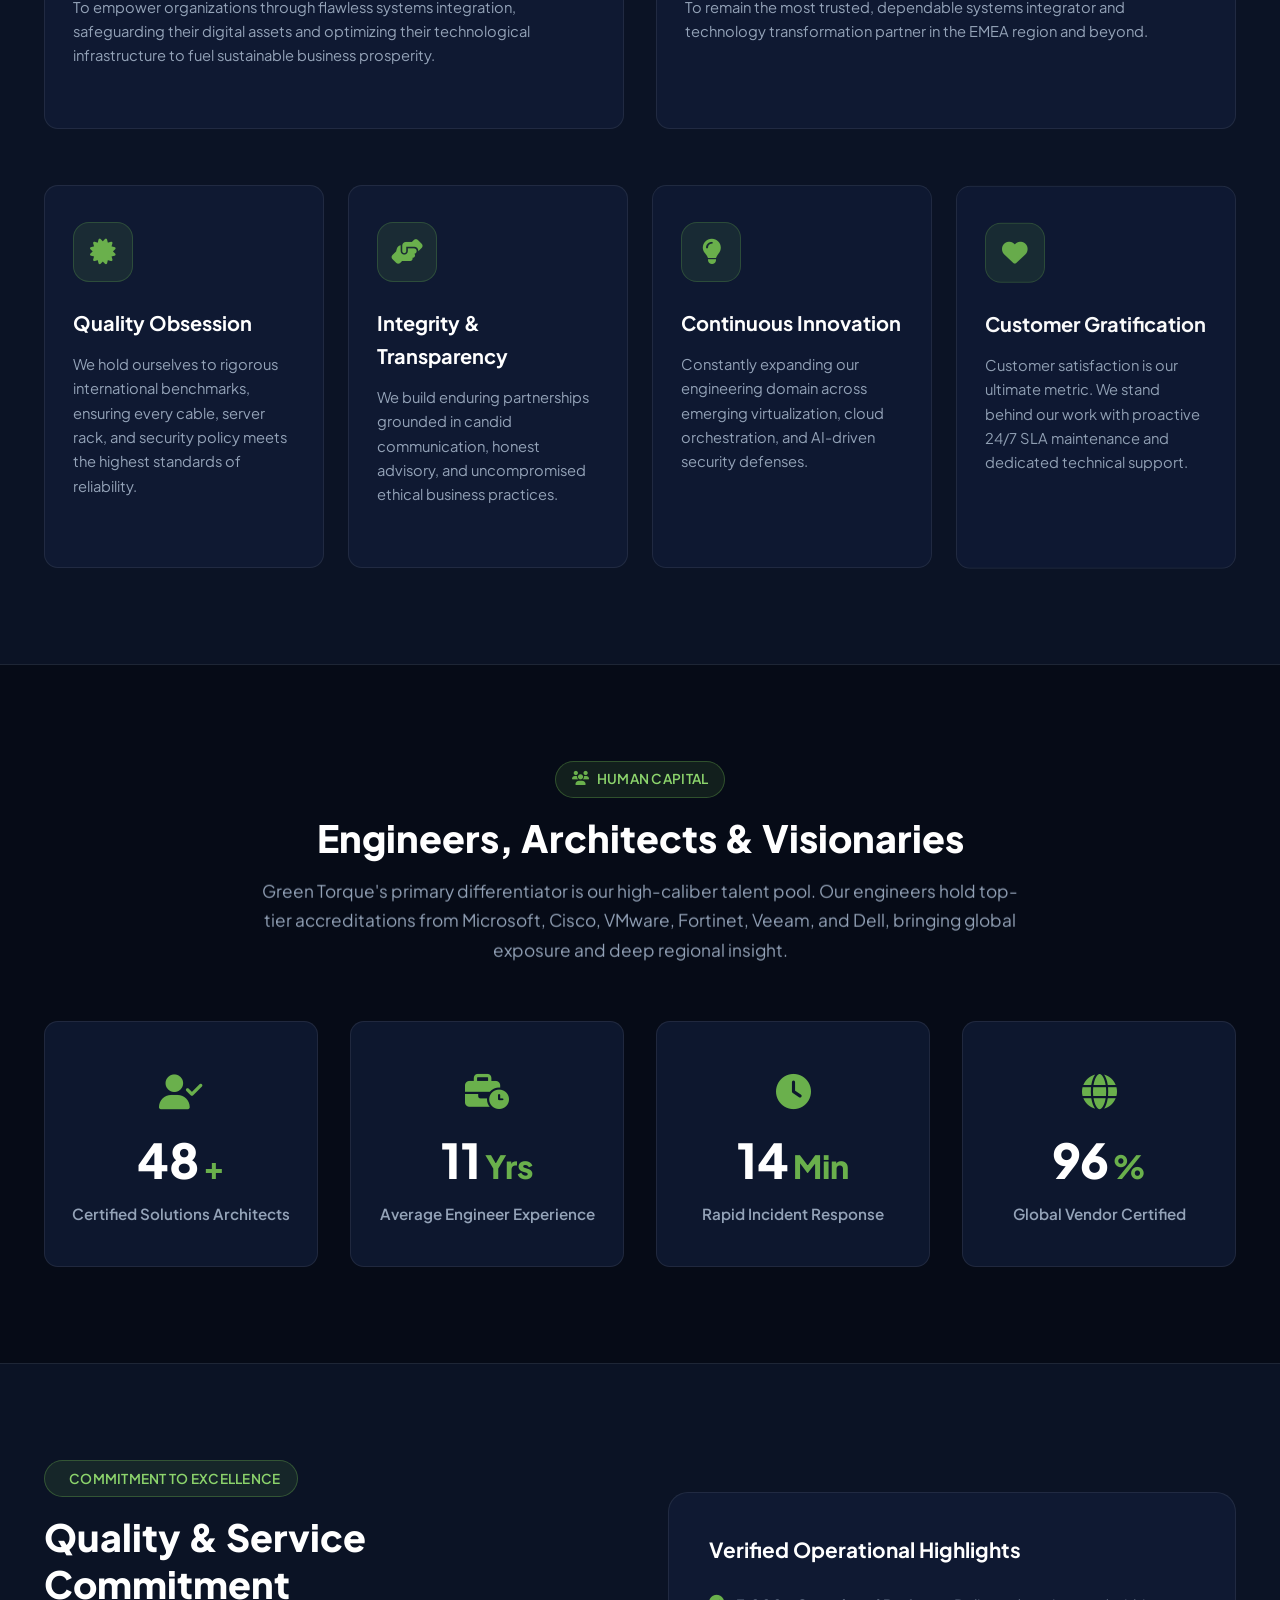
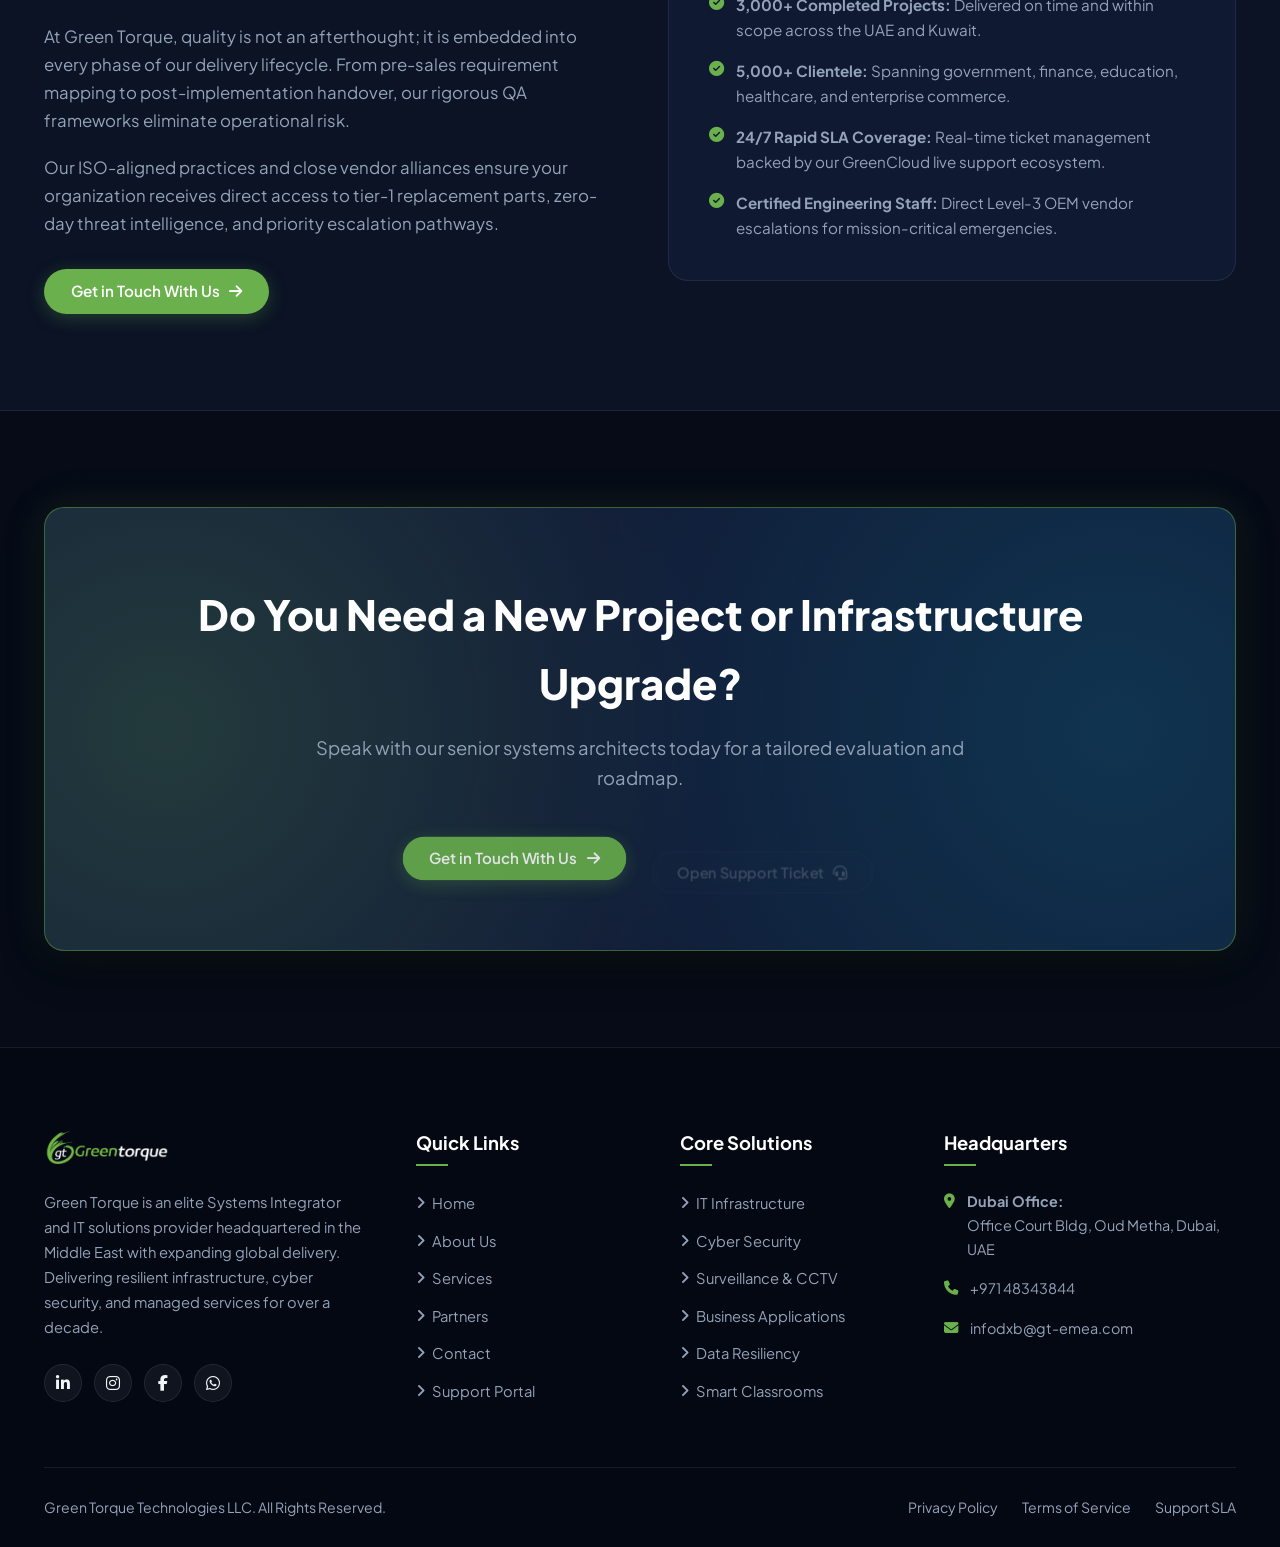
<file: about.html>
<!DOCTYPE html>
<html lang="en" dir="ltr">
<head>
  <meta charset="utf-8">
  <meta http-equiv="X-UA-Compatible" content="IE=edge">
  <meta name="viewport" content="width=device-width, initial-scale=1.0, maximum-scale=5.0">
  <title>About Us | Green Torque Systems Integration</title>
  <meta name="description" content="Discover Green Torque - a premier systems integrator with over a decade of leadership delivering IT Infrastructure, Security, and Surveillance across the Middle East.">
  <meta name="keywords" content="About Green Torque, Systems Integrator Middle East, GT EMEA history, IT team UAE, IT Kuwait">
  <meta name="author" content="Green Torque Technologies LLC">

  <!-- Open Graph -->
  <meta property="og:type" content="website">
  <meta property="og:title" content="About Us | Green Torque Systems Integration">
  <meta property="og:description" content="A decade of excellence in IT infrastructure, cyber security, and systems integration.">
  <meta property="og:image" content="assets/images/about-img.png">

  <!-- Favicon -->
  <link rel="icon" type="image/png" sizes="128x128" href="assets/images/favicon.png">
  <link rel="shortcut icon" href="assets/images/favicon.png" type="image/x-icon">

  <!-- Font Awesome Icons -->
  <link rel="stylesheet" href="https://cdnjs.cloudflare.com/ajax/libs/font-awesome/6.4.0/css/all.min.css">

  <!-- Stylesheets -->
  <link rel="stylesheet" href="assets/css/style.css">
  <link rel="stylesheet" href="assets/css/responsive.css">
  <link rel="stylesheet" href="assets/css/rtl.css">
</head>
<body>

  <!-- Top Announcement & Contact Bar -->
  <div class="top-bar">
    <div class="container top-bar-inner">
      <div class="top-bar-tagline">
        <span class="pulse-dot"></span>
        <span data-i18n="topbar_tagline">Middle East's Leading Systems Integrator & Enterprise IT Solutions</span>
      </div>
      <div class="top-bar-contacts">
        <a href="tel:+97148343844"><i class="fa fa-phone"></i> <span data-i18n="topbar_uae">UAE: +971 48343844</span></a>
        <a href="tel:+96524312384"><i class="fa fa-phone"></i> <span data-i18n="topbar_kuwait">Kuwait: +965 24312384</span></a>
        <a href="mailto:infodxb@gt-emea.com"><i class="fa fa-envelope"></i> <span data-i18n="topbar_email">infodxb@gt-emea.com</span></a>
        <a href="https://greencloud.live" target="_blank" rel="noopener" class="btn-support-link">
          <i class="fa fa-headset"></i> <span data-i18n="topbar_support">Support Portal</span>
        </a>
      </div>
    </div>
  </div>

  <!-- Primary Sticky Header -->
  <header class="site-header" id="siteHeader">
    <div class="container header-inner">
      <!-- Brand Logo -->
      <a href="index.html" class="brand-logo" title="Green Torque Home">
        <img src="assets/images/logo-white.png" alt="Green Torque Logo" width="148" height="50">
      </a>

      <!-- Navigation Links -->
      <nav class="nav-menu" aria-label="Main Navigation">
        <a href="index.html" class="nav-link" data-i18n="nav_home">Home</a>
        <a href="about.html" class="nav-link active" data-i18n="nav_about">About Us</a>
        <a href="services.html" class="nav-link" data-i18n="nav_services">Services</a>
        <a href="partners.html" class="nav-link" data-i18n="nav_partners">Partners</a>
        <a href="contact.html" class="nav-link" data-i18n="nav_contact">Contact</a>
      </nav>

      <!-- Header Actions: Language Dropdown + CTA -->
      <div class="header-actions">
        <!-- Language Switcher -->
        <div class="lang-dropdown">
          <button class="lang-dropdown-toggle" type="button" aria-haspopup="true" aria-expanded="false" title="Switch Language">
            <span class="current-lang-flag">🇬🇧</span>
            <span class="current-lang-text">English</span>
            <i class="fa fa-chevron-down" style="font-size: 0.7rem;"></i>
          </button>
          <div class="lang-dropdown-menu">
            <button class="lang-option active" type="button" data-set-lang="en">
              <span>🇬🇧 English</span>
              <i class="fa fa-check" style="font-size: 0.75rem;"></i>
            </button>
            <button class="lang-option" type="button" data-set-lang="ar">
              <span>🇦🇪 العربية</span>
              <i class="fa fa-check" style="font-size: 0.75rem;"></i>
            </button>
          </div>
        </div>

        <a href="https://greencloud.live" target="_blank" rel="noopener" class="btn btn-primary btn-sm d-none d-md-inline-flex" title="24/7 Client Support Portal">
          <span data-i18n="nav_support_btn">Customer Support</span>
          <i class="fa fa-arrow-right"></i>
        </a>

        <!-- Mobile Nav Toggle -->
        <button class="mobile-nav-toggle" type="button" aria-label="Toggle Navigation Menu">
          <i class="fa fa-bars"></i>
        </button>
      </div>
    </div>
  </header>

  <!-- Mobile Drawer Menu -->
  <div class="mobile-nav-overlay"></div>
  <aside class="mobile-nav-drawer" aria-label="Mobile Navigation">
    <div class="mobile-nav-header">
      <img src="assets/images/logo-white.png" alt="Green Torque" height="36">
      <button class="mobile-nav-close" type="button" aria-label="Close Navigation"><i class="fa fa-times"></i></button>
    </div>
    <div class="mobile-nav-list">
      <a href="index.html" data-i18n="nav_home">Home <i class="fa fa-chevron-right"></i></a>
      <a href="about.html" class="active" data-i18n="nav_about">About Us <i class="fa fa-chevron-right"></i></a>
      <a href="services.html" data-i18n="nav_services">Services <i class="fa fa-chevron-right"></i></a>
      <a href="partners.html" data-i18n="nav_partners">Partners <i class="fa fa-chevron-right"></i></a>
      <a href="contact.html" data-i18n="nav_contact">Contact <i class="fa fa-chevron-right"></i></a>
    </div>
    <div class="mobile-nav-footer">
      <div style="display: flex; gap: 0.5rem;">
        <button class="btn btn-outline btn-sm w-100" type="button" data-set-lang="en">English</button>
        <button class="btn btn-outline btn-sm w-100" type="button" data-set-lang="ar">العربية</button>
      </div>
      <a href="https://greencloud.live" target="_blank" rel="noopener" class="btn btn-primary btn-sm w-100">
        <span data-i18n="nav_support_btn">Customer Support</span>
      </a>
    </div>
  </aside>

  <!-- Page Hero / Breadcrumbs -->
  <section class="page-hero">
    <div class="container">
      <div class="breadcrumbs">
        <a href="index.html" data-i18n="about_bread_home">Home</a>
        <i class="fa fa-angle-right"></i>
        <span class="current" data-i18n="about_bread_current">About Us</span>
      </div>
      <h1 class="section-title" data-i18n="about_hero_title">About Green Torque</h1>
      <p class="section-subtitle" data-i18n="about_hero_subtitle">
        Pioneering IT Infrastructure, Security & Systems Integration Across the Middle East.
      </p>
    </div>
  </section>

  <!-- Company Overview & Background -->
  <section class="section">
    <div class="container">
      <div class="about-teaser-grid">
        <!-- Visual Presentation -->
        <div class="about-teaser-img-wrap reveal-on-scroll">
          <img src="assets/images/about-img.png" alt="Green Torque Engineering Excellence" class="about-teaser-img">
          <div class="about-experience-badge">
            <span class="num">10+</span>
            <span class="lbl">Years in Middle East</span>
          </div>
        </div>

        <!-- Narrative Content -->
        <div class="about-teaser-content reveal-on-scroll">
          <div class="badge-chip">
            <i class="fa fa-landmark"></i>
            <span data-i18n="about_story_badge">Company Background</span>
          </div>
          <h2 class="section-title" data-i18n="about_story_title">A Decade of Systems Integration Excellence</h2>
          <p data-i18n="about_story_p1">
            Green Torque emerged as a specialized systems integrator with an unwavering commitment to bridging the gap between cutting-edge technology and real-world business demands. Initiating our operations in the Middle East region, we have rapidly broadened our operational capabilities across diverse enterprise verticals.
          </p>
          <p data-i18n="about_story_p2">
            Over nearly a decade of steadfast execution, we have earned the trust of over 5,000 corporate clients, orchestrating more than 3,000 successful deployments spanning mission-critical data center migrations, robust cybersecurity architectures, and comprehensive smart surveillance networks.
          </p>
          <p data-i18n="about_story_p3">
            Our solutions are not off-the-shelf commodities; they are tailored, resilient frameworks designed by elite engineers who understand regional compliance, scalability, and high-availability operations.
          </p>
        </div>
      </div>
    </div>
  </section>

  <!-- Mission, Vision & Core Values -->
  <section class="section section-alt" id="missionVision">
    <div class="container">
      <div class="section-header text-center reveal-on-scroll">
        <div class="badge-chip">
          <i class="fa fa-compass"></i>
          <span data-i18n="about_mv_badge">Guiding Principles</span>
        </div>
        <h2 class="section-title" data-i18n="about_mv_title">Mission, Vision & Core Values</h2>
      </div>

      <!-- Mission & Vision Dual Cards -->
      <div class="row" style="display: grid; grid-template-columns: repeat(auto-fit, minmax(320px, 1fr)); gap: 2rem; margin-bottom: 3.5rem;">
        <div class="pillar-card reveal-on-scroll">
          <div class="pillar-icon-ring"><i class="fa fa-bullseye"></i></div>
          <h3 data-i18n="about_mission_title">Our Mission</h3>
          <p data-i18n="about_mission_desc">
            To empower organizations through flawless systems integration, safeguarding their digital assets and optimizing their technological infrastructure to fuel sustainable business prosperity.
          </p>
        </div>

        <div class="pillar-card reveal-on-scroll">
          <div class="pillar-icon-ring"><i class="fa fa-eye"></i></div>
          <h3 data-i18n="about_vision_title">Our Vision</h3>
          <p data-i18n="about_vision_desc">
            To remain the most trusted, dependable systems integrator and technology transformation partner in the EMEA region and beyond.
          </p>
        </div>
      </div>

      <!-- Core Corporate Values -->
      <div class="pillars-grid">
        <div class="pillar-card reveal-on-scroll">
          <div class="pillar-icon-ring"><i class="fa fa-certificate"></i></div>
          <h3 data-i18n="val_quality_title">Quality Obsession</h3>
          <p data-i18n="val_quality_desc">
            We hold ourselves to rigorous international benchmarks, ensuring every cable, server rack, and security policy meets the highest standards of reliability.
          </p>
        </div>

        <div class="pillar-card reveal-on-scroll">
          <div class="pillar-icon-ring"><i class="fa fa-handshake-angle"></i></div>
          <h3 data-i18n="val_integrity_title">Integrity & Transparency</h3>
          <p data-i18n="val_integrity_desc">
            We build enduring partnerships grounded in candid communication, honest advisory, and uncompromised ethical business practices.
          </p>
        </div>

        <div class="pillar-card reveal-on-scroll">
          <div class="pillar-icon-ring"><i class="fa fa-lightbulb"></i></div>
          <h3 data-i18n="val_innovation_title">Continuous Innovation</h3>
          <p data-i18n="val_innovation_desc">
            Constantly expanding our engineering domain across emerging virtualization, cloud orchestration, and AI-driven security defenses.
          </p>
        </div>

        <div class="pillar-card reveal-on-scroll">
          <div class="pillar-icon-ring"><i class="fa fa-heart"></i></div>
          <h3 data-i18n="val_customer_title">Customer Gratification</h3>
          <p data-i18n="val_customer_desc">
            Customer satisfaction is our ultimate metric. We stand behind our work with proactive 24/7 SLA maintenance and dedicated technical support.
          </p>
        </div>
      </div>
    </div>
  </section>

  <!-- Our Team & Human Capital -->
  <section class="section" id="team">
    <div class="container">
      <div class="section-header text-center reveal-on-scroll">
        <div class="badge-chip">
          <i class="fa fa-users"></i>
          <span data-i18n="about_team_badge">Human Capital</span>
        </div>
        <h2 class="section-title" data-i18n="about_team_sec_title">Engineers, Architects & Visionaries</h2>
        <p class="section-subtitle" data-i18n="about_team_sec_desc">
          Green Torque's primary differentiator is our high-caliber talent pool. Our engineers hold top-tier accreditations from Microsoft, Cisco, VMware, Fortinet, Veeam, and Dell, bringing global exposure and deep regional insight.
        </p>
      </div>

      <div class="counters-grid reveal-on-scroll">
        <div class="counter-card">
          <div class="counter-icon"><i class="fa fa-user-check"></i></div>
          <div class="counter-number-wrap">
            <span class="counter-val" data-target="50">50</span>
            <span class="counter-plus">+</span>
          </div>
          <div class="counter-label" data-i18n="about_team_stat_1">Certified Solutions Architects</div>
        </div>

        <div class="counter-card">
          <div class="counter-icon"><i class="fa fa-business-time"></i></div>
          <div class="counter-number-wrap">
            <span class="counter-val" data-target="12">12</span>
            <span class="counter-plus">Yrs</span>
          </div>
          <div class="counter-label" data-i18n="about_team_stat_2">Average Engineer Experience</div>
        </div>

        <div class="counter-card">
          <div class="counter-icon"><i class="fa fa-clock"></i></div>
          <div class="counter-number-wrap">
            <span class="counter-val" data-target="15">15</span>
            <span class="counter-plus">Min</span>
          </div>
          <div class="counter-label" data-i18n="about_team_stat_3">Rapid Incident Response</div>
        </div>

        <div class="counter-card">
          <div class="counter-icon"><i class="fa fa-globe"></i></div>
          <div class="counter-number-wrap">
            <span class="counter-val" data-target="100">100</span>
            <span class="counter-plus">%</span>
          </div>
          <div class="counter-label">Global Vendor Certified</div>
        </div>
      </div>
    </div>
  </section>

  <!-- Quality and Service Commitment -->
  <section class="section section-alt" id="quality">
    <div class="container">
      <div class="row align-items-center" style="display: grid; grid-template-columns: repeat(auto-fit, minmax(320px, 1fr)); gap: 3.5rem; align-items: center;">
        <div class="reveal-on-scroll">
          <div class="badge-chip">
            <i class="fa fa-shield-check"></i>
            <span>Commitment to Excellence</span>
          </div>
          <h2 class="section-title" data-i18n="about_commitment_title">Quality & Service Commitment</h2>
          <p style="color: var(--text-muted); font-size: 1.05rem; margin-bottom: 1.25rem;" data-i18n="about_commitment_p1">
            At Green Torque, quality is not an afterthought; it is embedded into every phase of our delivery lifecycle. From pre-sales requirement mapping to post-implementation handover, our rigorous QA frameworks eliminate operational risk.
          </p>
          <p style="color: var(--text-muted); font-size: 1.05rem; margin-bottom: 2rem;" data-i18n="about_commitment_p2">
            Our ISO-aligned practices and close vendor alliances ensure your organization receives direct access to tier-1 replacement parts, zero-day threat intelligence, and priority escalation pathways.
          </p>
          <a href="contact.html" class="btn btn-primary">
            <span data-i18n="cta_btn_contact">Get in Touch With Us</span>
            <i class="fa fa-arrow-right"></i>
          </a>
        </div>

        <div class="reveal-on-scroll">
          <div style="background: var(--bg-card); border: 1px solid var(--border-subtle); border-radius: var(--radius-lg); padding: 2.5rem;">
            <h3 style="font-size: 1.3rem; margin-bottom: 1.5rem; color: var(--text-pure);">Verified Operational Highlights</h3>
            <ul style="display: flex; flex-direction: column; gap: 1rem; color: var(--text-muted); font-size: 0.95rem;">
              <li style="display: flex; gap: 0.75rem;"><i class="fa fa-check-circle" style="color: var(--primary); margin-top: 0.2rem;"></i> <span><strong>3,000+ Completed Projects:</strong> Delivered on time and within scope across the UAE and Kuwait.</span></li>
              <li style="display: flex; gap: 0.75rem;"><i class="fa fa-check-circle" style="color: var(--primary); margin-top: 0.2rem;"></i> <span><strong>5,000+ Clientele:</strong> Spanning government, finance, education, healthcare, and enterprise commerce.</span></li>
              <li style="display: flex; gap: 0.75rem;"><i class="fa fa-check-circle" style="color: var(--primary); margin-top: 0.2rem;"></i> <span><strong>24/7 Rapid SLA Coverage:</strong> Real-time ticket management backed by our GreenCloud live support ecosystem.</span></li>
              <li style="display: flex; gap: 0.75rem;"><i class="fa fa-check-circle" style="color: var(--primary); margin-top: 0.2rem;"></i> <span><strong>Certified Engineering Staff:</strong> Direct Level-3 OEM vendor escalations for mission-critical emergencies.</span></li>
            </ul>
          </div>
        </div>
      </div>
    </div>
  </section>

  <!-- CTA Section -->
  <section class="section">
    <div class="container">
      <div class="cta-banner-wrap reveal-on-scroll">
        <h2 data-i18n="cta_title">Do You Need a New Project or Infrastructure Upgrade?</h2>
        <p data-i18n="cta_desc">
          Speak with our senior systems architects today for a tailored evaluation and roadmap.
        </p>
        <div class="cta-banner-actions">
          <a href="contact.html" class="btn btn-primary">
            <span data-i18n="cta_btn_contact">Get in Touch With Us</span>
            <i class="fa fa-arrow-right"></i>
          </a>
          <a href="https://greencloud.live" target="_blank" rel="noopener" class="btn btn-glass">
            <span data-i18n="cta_btn_support">Open Support Ticket</span>
            <i class="fa fa-headset"></i>
          </a>
        </div>
      </div>
    </div>
  </section>

  <!-- Site Footer -->
  <footer class="site-footer">
    <div class="container">
      <div class="footer-grid">
        <div class="footer-widget">
          <a href="index.html" class="footer-widget-logo">
            <img src="assets/images/logo-white.png" alt="Green Torque" width="148" height="50">
          </a>
          <p class="footer-bio" data-i18n="footer_about_text">
            Green Torque is an elite Systems Integrator and IT solutions provider headquartered in the Middle East with expanding global delivery. Delivering resilient infrastructure, cyber security, and managed services for over a decade.
          </p>
          <div class="footer-socials">
            <a href="https://www.linkedin.com/company/gtemea" target="_blank" rel="noopener" class="social-link" title="LinkedIn"><i class="fab fa-linkedin-in"></i></a>
            <a href="https://www.instagram.com/greentorque/" target="_blank" rel="noopener" class="social-link" title="Instagram"><i class="fab fa-instagram"></i></a>
            <a href="https://www.facebook.com/greentorque" target="_blank" rel="noopener" class="social-link" title="Facebook"><i class="fab fa-facebook-f"></i></a>
            <a href="https://api.whatsapp.com/send?phone=97148343844" target="_blank" rel="noopener" class="social-link" title="WhatsApp"><i class="fab fa-whatsapp"></i></a>
          </div>
        </div>

        <div class="footer-widget">
          <h4 class="footer-widget-title" data-i18n="footer_links_title">Quick Links</h4>
          <ul class="footer-links-list">
            <li><a href="index.html"><i class="fa fa-angle-right"></i> <span data-i18n="nav_home">Home</span></a></li>
            <li><a href="about.html"><i class="fa fa-angle-right"></i> <span data-i18n="nav_about">About Us</span></a></li>
            <li><a href="services.html"><i class="fa fa-angle-right"></i> <span data-i18n="nav_services">Services</span></a></li>
            <li><a href="partners.html"><i class="fa fa-angle-right"></i> <span data-i18n="nav_partners">Partners</span></a></li>
            <li><a href="contact.html"><i class="fa fa-angle-right"></i> <span data-i18n="nav_contact">Contact</span></a></li>
            <li><a href="https://greencloud.live" target="_blank" rel="noopener"><i class="fa fa-angle-right"></i> <span data-i18n="topbar_support">Support Portal</span></a></li>
          </ul>
        </div>

        <div class="footer-widget">
          <h4 class="footer-widget-title" data-i18n="footer_services_title">Core Solutions</h4>
          <ul class="footer-links-list">
            <li><a href="services.html"><i class="fa fa-angle-right"></i> <span data-i18n="pillar_1_title">IT Infrastructure</span></a></li>
            <li><a href="services.html"><i class="fa fa-angle-right"></i> <span data-i18n="pillar_2_title">Cyber Security</span></a></li>
            <li><a href="services.html"><i class="fa fa-angle-right"></i> <span data-i18n="pillar_3_title">Surveillance & CCTV</span></a></li>
            <li><a href="services.html"><i class="fa fa-angle-right"></i> <span data-i18n="pillar_4_title">Business Applications</span></a></li>
            <li><a href="services.html"><i class="fa fa-angle-right"></i> <span>Data Resiliency</span></a></li>
            <li><a href="services.html"><i class="fa fa-angle-right"></i> <span>Smart Classrooms</span></a></li>
          </ul>
        </div>

        <div class="footer-widget">
          <h4 class="footer-widget-title" data-i18n="footer_contact_title">Headquarters</h4>
          <div class="footer-contact-items">
            <div class="footer-contact-item">
              <i class="fa fa-location-dot"></i>
              <div>
                <strong>Dubai Office:</strong>
                <p>Office Court Bldg, Oud Metha, Dubai, UAE</p>
              </div>
            </div>
            <div class="footer-contact-item">
              <i class="fa fa-phone"></i>
              <div>
                <a href="tel:+97148343844" dir="ltr">+971 48343844</a>
              </div>
            </div>
            <div class="footer-contact-item">
              <i class="fa fa-envelope"></i>
              <div>
                <a href="mailto:infodxb@gt-emea.com">infodxb@gt-emea.com</a>
              </div>
            </div>
          </div>
        </div>
      </div>

      <div class="footer-bottom">
        <div class="footer-bottom-inner">
          <p class="copyright-text" data-i18n="footer_rights">© Green Torque Technologies LLC. All Rights Reserved.</p>
          <div style="display: flex; gap: 1.5rem;">
            <a href="#" data-i18n="footer_privacy">Privacy Policy</a>
            <a href="#" data-i18n="footer_terms">Terms of Service</a>
            <a href="#" data-i18n="footer_sla">Support SLA</a>
          </div>
        </div>
      </div>
    </div>
  </footer>

  <!-- Floating Quick Actions -->
  <div class="floating-actions">
    <a href="https://api.whatsapp.com/send?phone=97148343844" target="_blank" rel="noopener" class="float-btn float-whatsapp" title="WhatsApp Instant Chat" aria-label="WhatsApp">
      <i class="fab fa-whatsapp"></i>
    </a>
    <a href="mailto:infodxb@gt-emea.com" class="float-btn float-email" title="Direct Email Inquiries" aria-label="Email">
      <i class="fa fa-envelope"></i>
    </a>
    <button type="button" class="float-btn scroll-top-btn" title="Back to Top" aria-label="Scroll to top">
      <i class="fa fa-arrow-up"></i>
    </button>
  </div>

  <!-- GSAP & Animation Libraries -->
  <script src="assets/js/gsap.min.js"></script>
  <script src="assets/js/ScrollTrigger.min.js"></script>
  <script src="assets/js/animations.js"></script>
  <script src="assets/js/translations.js"></script>
  <script src="assets/js/language.js"></script>
  <script src="assets/js/main.js"></script>
</body>
</html>
</file>
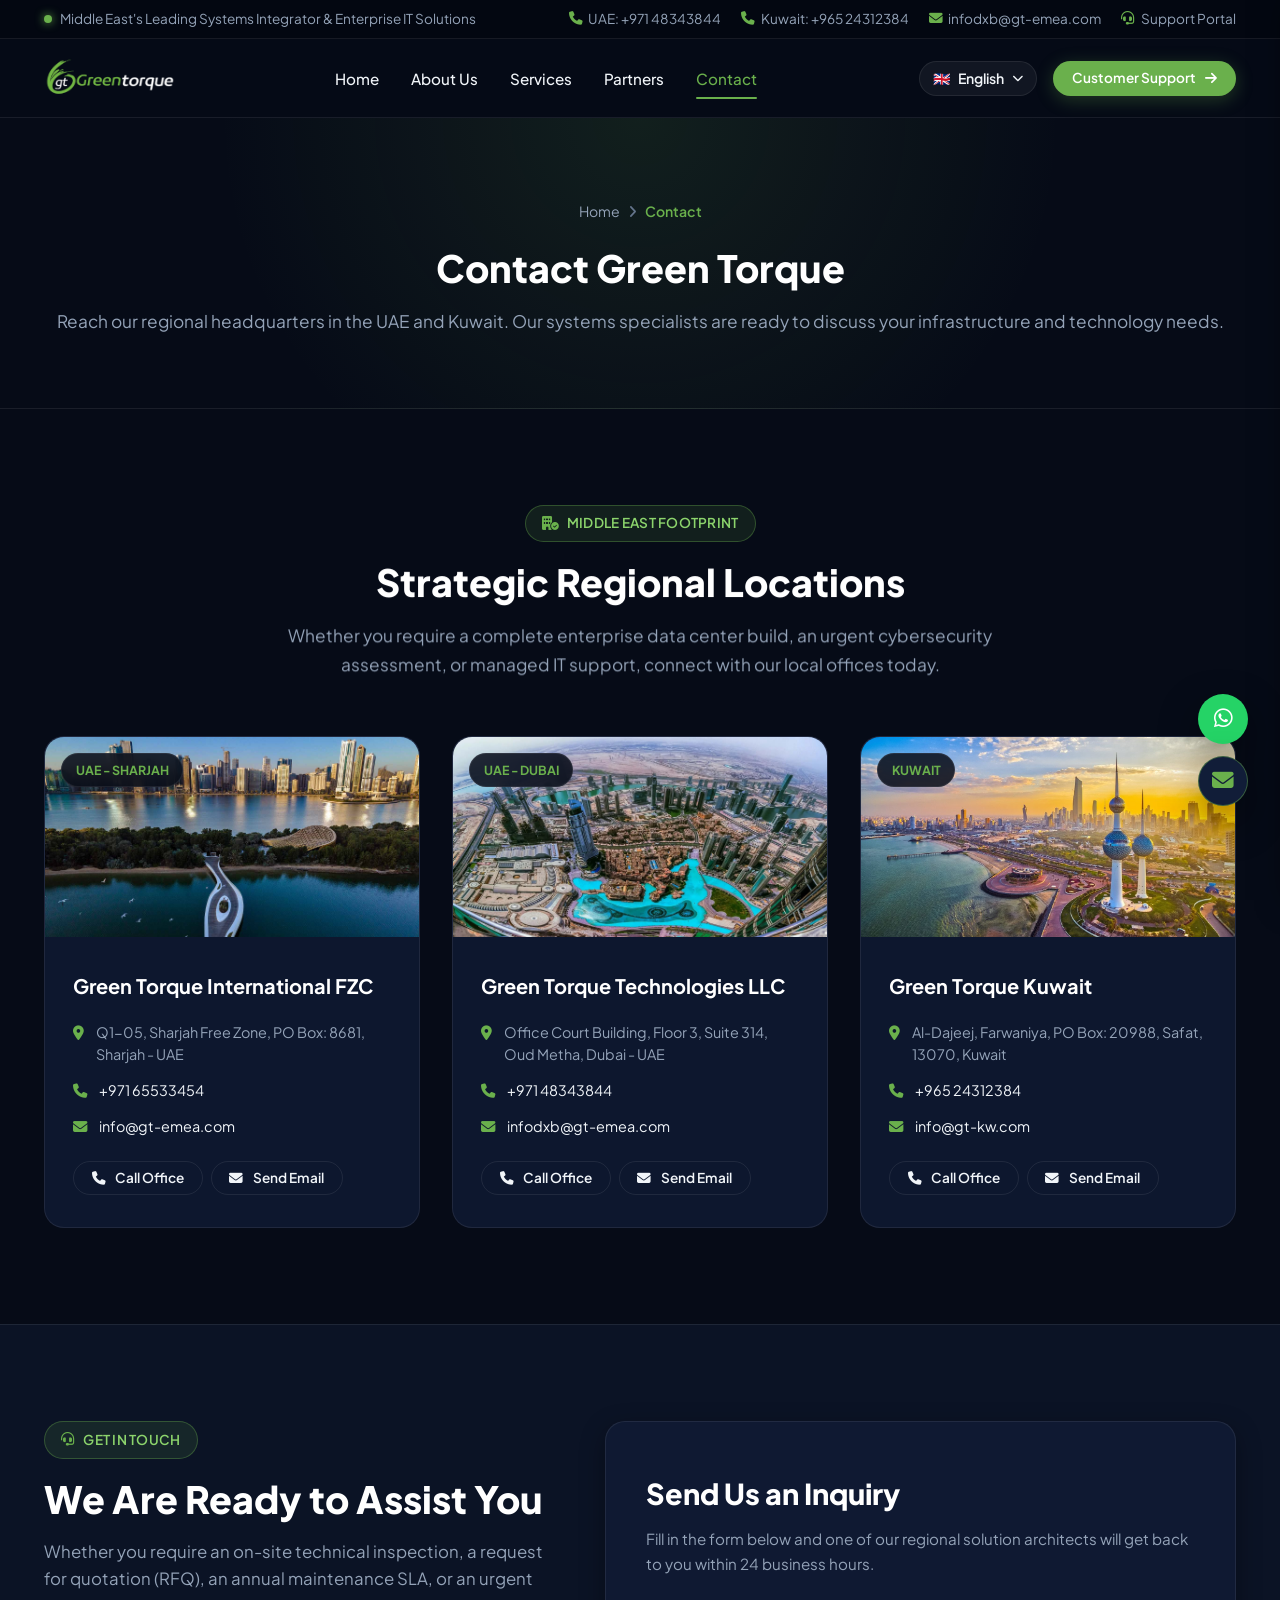
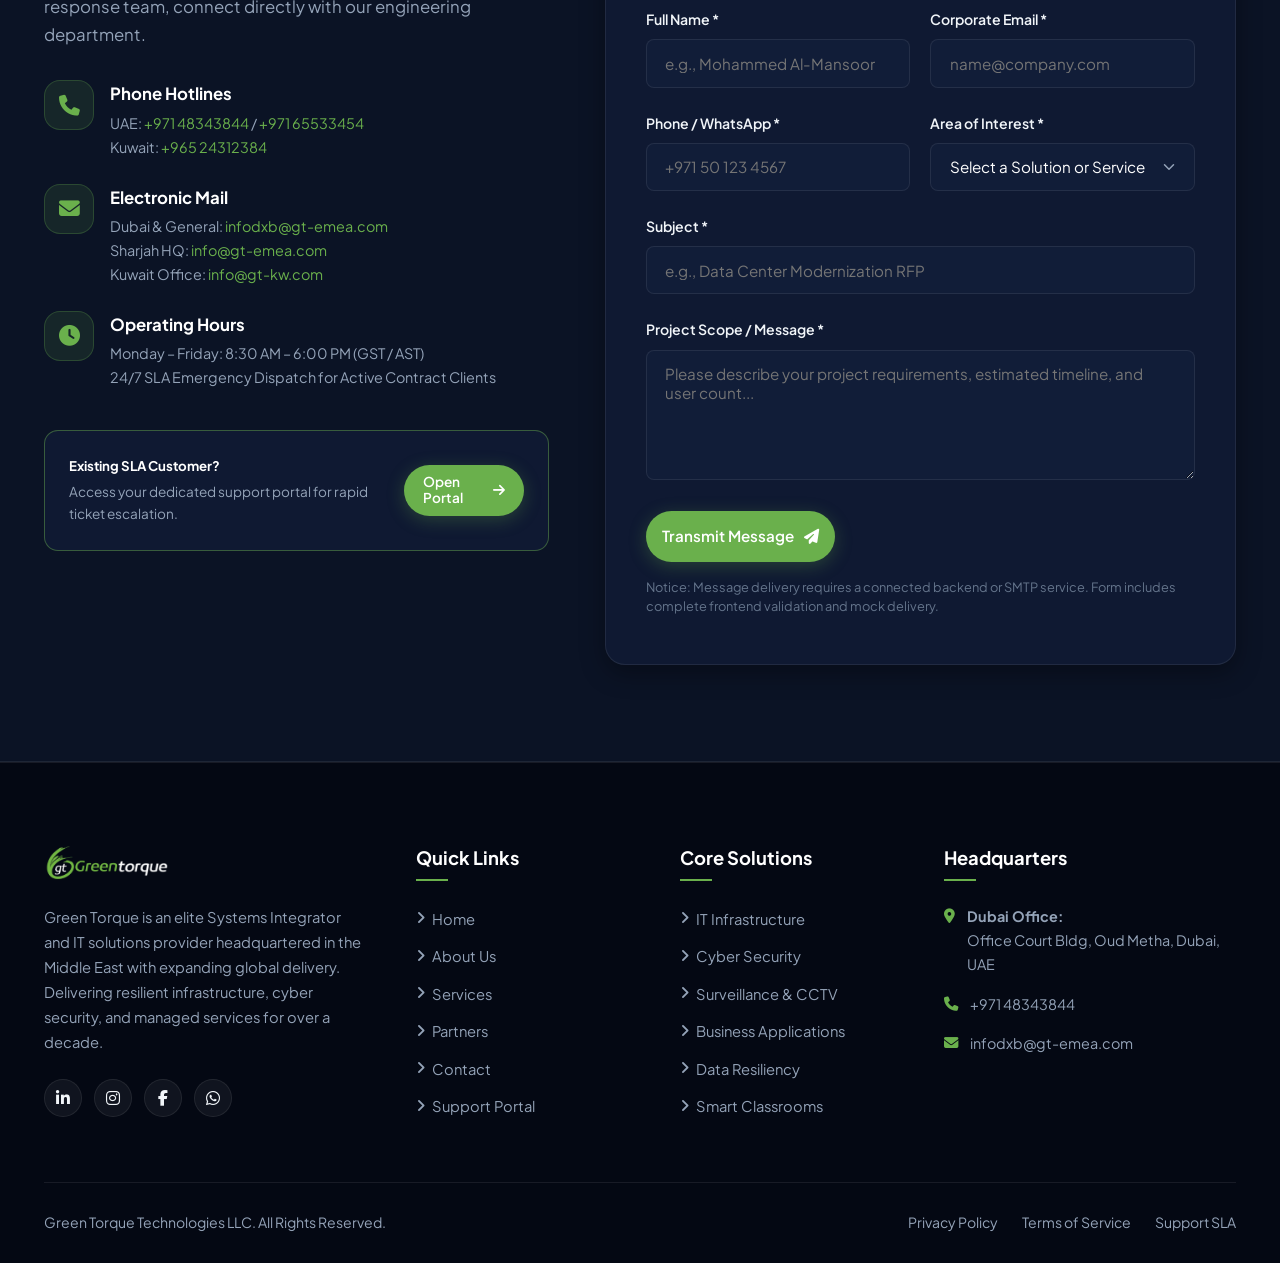
<file: contact.html>
<!DOCTYPE html>
<html lang="en" dir="ltr">
<head>
  <meta charset="utf-8">
  <meta http-equiv="X-UA-Compatible" content="IE=edge">
  <meta name="viewport" content="width=device-width, initial-scale=1.0, maximum-scale=5.0">
  <title>Contact Us | Green Torque Middle East</title>
  <meta name="description" content="Contact Green Torque regional headquarters in Dubai, Sharjah, and Kuwait for enterprise IT infrastructure, cybersecurity, surveillance, and systems integration inquiries.">
  <meta name="keywords" content="Contact Green Torque, GT EMEA offices, IT company Dubai Oud Metha, IT company Kuwait Al-Dajeej, Sharjah Free Zone IT">
  <meta name="author" content="Green Torque Technologies LLC">

  <!-- Open Graph -->
  <meta property="og:type" content="website">
  <meta property="og:title" content="Contact Us | Green Torque Middle East">
  <meta property="og:description" content="Get in touch with Green Torque offices in the UAE and Kuwait.">
  <meta property="og:image" content="assets/images/dubai.jpg">

  <!-- Favicon -->
  <link rel="icon" type="image/png" sizes="128x128" href="assets/images/favicon.png">
  <link rel="shortcut icon" href="assets/images/favicon.png" type="image/x-icon">

  <!-- Font Awesome Icons -->
  <link rel="stylesheet" href="https://cdnjs.cloudflare.com/ajax/libs/font-awesome/6.4.0/css/all.min.css">

  <!-- Stylesheets -->
  <link rel="stylesheet" href="assets/css/style.css">
  <link rel="stylesheet" href="assets/css/responsive.css">
  <link rel="stylesheet" href="assets/css/rtl.css">
</head>
<body>

  <!-- Top Announcement & Contact Bar -->
  <div class="top-bar">
    <div class="container top-bar-inner">
      <div class="top-bar-tagline">
        <span class="pulse-dot"></span>
        <span data-i18n="topbar_tagline">Middle East's Leading Systems Integrator & Enterprise IT Solutions</span>
      </div>
      <div class="top-bar-contacts">
        <a href="tel:+97148343844"><i class="fa fa-phone"></i> <span data-i18n="topbar_uae">UAE: +971 48343844</span></a>
        <a href="tel:+96524312384"><i class="fa fa-phone"></i> <span data-i18n="topbar_kuwait">Kuwait: +965 24312384</span></a>
        <a href="mailto:infodxb@gt-emea.com"><i class="fa fa-envelope"></i> <span data-i18n="topbar_email">infodxb@gt-emea.com</span></a>
        <a href="https://greencloud.live" target="_blank" rel="noopener" class="btn-support-link">
          <i class="fa fa-headset"></i> <span data-i18n="topbar_support">Support Portal</span>
        </a>
      </div>
    </div>
  </div>

  <!-- Primary Sticky Header -->
  <header class="site-header" id="siteHeader">
    <div class="container header-inner">
      <a href="index.html" class="brand-logo" title="Green Torque Home">
        <img src="assets/images/logo-white.png" alt="Green Torque Logo" width="148" height="50">
      </a>

      <nav class="nav-menu" aria-label="Main Navigation">
        <a href="index.html" class="nav-link" data-i18n="nav_home">Home</a>
        <a href="about.html" class="nav-link" data-i18n="nav_about">About Us</a>
        <a href="services.html" class="nav-link" data-i18n="nav_services">Services</a>
        <a href="partners.html" class="nav-link" data-i18n="nav_partners">Partners</a>
        <a href="contact.html" class="nav-link active" data-i18n="nav_contact">Contact</a>
      </nav>

      <div class="header-actions">
        <!-- Language Switcher -->
        <div class="lang-dropdown">
          <button class="lang-dropdown-toggle" type="button" aria-haspopup="true" aria-expanded="false" title="Switch Language">
            <span class="current-lang-flag">🇬🇧</span>
            <span class="current-lang-text">English</span>
            <i class="fa fa-chevron-down" style="font-size: 0.7rem;"></i>
          </button>
          <div class="lang-dropdown-menu">
            <button class="lang-option active" type="button" data-set-lang="en">
              <span>🇬🇧 English</span>
              <i class="fa fa-check" style="font-size: 0.75rem;"></i>
            </button>
            <button class="lang-option" type="button" data-set-lang="ar">
              <span>🇦🇪 العربية</span>
              <i class="fa fa-check" style="font-size: 0.75rem;"></i>
            </button>
          </div>
        </div>

        <a href="https://greencloud.live" target="_blank" rel="noopener" class="btn btn-primary btn-sm d-none d-md-inline-flex" title="24/7 Client Support Portal">
          <span data-i18n="nav_support_btn">Customer Support</span>
          <i class="fa fa-arrow-right"></i>
        </a>

        <button class="mobile-nav-toggle" type="button" aria-label="Toggle Navigation Menu">
          <i class="fa fa-bars"></i>
        </button>
      </div>
    </div>
  </header>

  <!-- Mobile Drawer Menu -->
  <div class="mobile-nav-overlay"></div>
  <aside class="mobile-nav-drawer" aria-label="Mobile Navigation">
    <div class="mobile-nav-header">
      <img src="assets/images/logo-white.png" alt="Green Torque" height="36">
      <button class="mobile-nav-close" type="button" aria-label="Close Navigation"><i class="fa fa-times"></i></button>
    </div>
    <div class="mobile-nav-list">
      <a href="index.html" data-i18n="nav_home">Home <i class="fa fa-chevron-right"></i></a>
      <a href="about.html" data-i18n="nav_about">About Us <i class="fa fa-chevron-right"></i></a>
      <a href="services.html" data-i18n="nav_services">Services <i class="fa fa-chevron-right"></i></a>
      <a href="partners.html" data-i18n="nav_partners">Partners <i class="fa fa-chevron-right"></i></a>
      <a href="contact.html" class="active" data-i18n="nav_contact">Contact <i class="fa fa-chevron-right"></i></a>
    </div>
    <div class="mobile-nav-footer">
      <div style="display: flex; gap: 0.5rem;">
        <button class="btn btn-outline btn-sm w-100" type="button" data-set-lang="en">English</button>
        <button class="btn btn-outline btn-sm w-100" type="button" data-set-lang="ar">العربية</button>
      </div>
      <a href="https://greencloud.live" target="_blank" rel="noopener" class="btn btn-primary btn-sm w-100">
        <span data-i18n="nav_support_btn">Customer Support</span>
      </a>
    </div>
  </aside>

  <!-- Page Hero / Breadcrumbs -->
  <section class="page-hero">
    <div class="container">
      <div class="breadcrumbs">
        <a href="index.html" data-i18n="about_bread_home">Home</a>
        <i class="fa fa-angle-right"></i>
        <span class="current" data-i18n="nav_contact">Contact</span>
      </div>
      <h1 class="section-title" data-i18n="contact_hero_title">Contact Green Torque</h1>
      <p class="section-subtitle" data-i18n="contact_hero_subtitle">
        Reach our regional headquarters in the UAE and Kuwait. Our systems specialists are ready to discuss your infrastructure and technology needs.
      </p>
    </div>
  </section>

  <!-- Verified Regional Office Cards Section -->
  <section class="section">
    <div class="container">
      <div class="section-header text-center reveal-on-scroll">
        <div class="badge-chip">
          <i class="fa fa-building-circle-check"></i>
          <span data-i18n="offices_badge">Middle East Footprint</span>
        </div>
        <h2 class="section-title" data-i18n="offices_title">Strategic Regional Locations</h2>
        <p class="section-subtitle" data-i18n="contact_info_desc">
          Whether you require a complete enterprise data center build, an urgent cybersecurity assessment, or managed IT support, connect with our local offices today.
        </p>
      </div>

      <div class="locations-grid">
        <!-- Office 1: Sharjah -->
        <div class="location-card reveal-on-scroll">
          <div class="location-img-wrap">
            <img src="assets/images/sharjah.jpg" alt="Sharjah Office">
            <span class="location-country-badge">UAE - Sharjah</span>
          </div>
          <div class="location-card-body">
            <h3 data-i18n="loc_sharjah_title">Green Torque International FZC</h3>
            <ul class="location-details-list">
              <li><i class="fa fa-location-dot"></i> <span data-i18n="loc_sharjah_addr">Q1-05, Sharjah Free Zone, PO Box: 8681, Sharjah - UAE</span></li>
              <li><i class="fa fa-phone"></i> <a href="tel:+97165533454" dir="ltr">+971 65533454</a></li>
              <li><i class="fa fa-envelope"></i> <a href="mailto:info@gt-emea.com">info@gt-emea.com</a></li>
            </ul>
            <div style="display: flex; gap: 0.5rem; margin-top: auto;">
              <a href="tel:+97165533454" class="btn btn-outline btn-sm w-100">
                <i class="fa fa-phone"></i> <span data-i18n="btn_call_now">Call Office</span>
              </a>
              <a href="mailto:info@gt-emea.com" class="btn btn-outline btn-sm w-100">
                <i class="fa fa-envelope"></i> <span data-i18n="btn_email_now">Send Email</span>
              </a>
            </div>
          </div>
        </div>

        <!-- Office 2: Dubai -->
        <div class="location-card reveal-on-scroll">
          <div class="location-img-wrap">
            <img src="assets/images/dubai.jpg" alt="Dubai Office">
            <span class="location-country-badge">UAE - Dubai</span>
          </div>
          <div class="location-card-body">
            <h3 data-i18n="loc_dubai_title">Green Torque Technologies LLC</h3>
            <ul class="location-details-list">
              <li><i class="fa fa-location-dot"></i> <span data-i18n="loc_dubai_addr">Office Court Building, Floor 3, Suite 314, Oud Metha, Dubai - UAE</span></li>
              <li><i class="fa fa-phone"></i> <a href="tel:+97148343844" dir="ltr">+971 48343844</a></li>
              <li><i class="fa fa-envelope"></i> <a href="mailto:infodxb@gt-emea.com">infodxb@gt-emea.com</a></li>
            </ul>
            <div style="display: flex; gap: 0.5rem; margin-top: auto;">
              <a href="tel:+97148343844" class="btn btn-outline btn-sm w-100">
                <i class="fa fa-phone"></i> <span data-i18n="btn_call_now">Call Office</span>
              </a>
              <a href="mailto:infodxb@gt-emea.com" class="btn btn-outline btn-sm w-100">
                <i class="fa fa-envelope"></i> <span data-i18n="btn_email_now">Send Email</span>
              </a>
            </div>
          </div>
        </div>

        <!-- Office 3: Kuwait -->
        <div class="location-card reveal-on-scroll">
          <div class="location-img-wrap">
            <img src="assets/images/kuwait.jpg" alt="Kuwait Office">
            <span class="location-country-badge">Kuwait</span>
          </div>
          <div class="location-card-body">
            <h3 data-i18n="loc_kuwait_title">Green Torque Kuwait</h3>
            <ul class="location-details-list">
              <li><i class="fa fa-location-dot"></i> <span data-i18n="loc_kuwait_addr">Al-Dajeej, Farwaniya, PO Box: 20988, Safat, 13070, Kuwait</span></li>
              <li><i class="fa fa-phone"></i> <a href="tel:+96524312384" dir="ltr">+965 24312384</a></li>
              <li><i class="fa fa-envelope"></i> <a href="mailto:info@gt-kw.com">info@gt-kw.com</a></li>
            </ul>
            <div style="display: flex; gap: 0.5rem; margin-top: auto;">
              <a href="tel:+96524312384" class="btn btn-outline btn-sm w-100">
                <i class="fa fa-phone"></i> <span data-i18n="btn_call_now">Call Office</span>
              </a>
              <a href="mailto:info@gt-kw.com" class="btn btn-outline btn-sm w-100">
                <i class="fa fa-envelope"></i> <span data-i18n="btn_email_now">Send Email</span>
              </a>
            </div>
          </div>
        </div>
      </div>
    </div>
  </section>

  <!-- Interactive Contact & Enquiry Form Section -->
  <section class="section section-alt" id="contactFormSection">
    <div class="container">
      <div class="contact-grid">
        
        <!-- Left Side: Advisory & Support Info -->
        <div class="reveal-on-scroll">
          <div class="badge-chip">
            <i class="fa fa-headset"></i>
            <span data-i18n="contact_info_badge">Get In Touch</span>
          </div>
          <h2 class="section-title" data-i18n="contact_info_title">We Are Ready to Assist You</h2>
          <p style="color: var(--text-muted); font-size: 1.05rem; margin-bottom: 2rem;">
            Whether you require an on-site technical inspection, a request for quotation (RFQ), an annual maintenance SLA, or an urgent response team, connect directly with our engineering department.
          </p>

          <!-- Direct Channels -->
          <div style="display: flex; flex-direction: column; gap: 1.5rem; margin-bottom: 2.5rem;">
            <div style="display: flex; gap: 1rem; align-items: flex-start;">
              <div class="pillar-icon-ring" style="width: 50px; height: 50px; font-size: 1.3rem; margin-bottom: 0;">
                <i class="fa fa-phone"></i>
              </div>
              <div>
                <h4 style="font-size: 1.05rem; color: var(--text-pure); margin-bottom: 0.25rem;">Phone Hotlines</h4>
                <p style="font-size: 0.9rem; color: var(--text-muted); margin: 0;">
                  UAE: <a href="tel:+97148343844" dir="ltr" style="color: var(--primary);">+971 48343844</a> / <a href="tel:+97165533454" dir="ltr" style="color: var(--primary);">+971 65533454</a><br>
                  Kuwait: <a href="tel:+96524312384" dir="ltr" style="color: var(--primary);">+965 24312384</a>
                </p>
              </div>
            </div>

            <div style="display: flex; gap: 1rem; align-items: flex-start;">
              <div class="pillar-icon-ring" style="width: 50px; height: 50px; font-size: 1.3rem; margin-bottom: 0;">
                <i class="fa fa-envelope"></i>
              </div>
              <div>
                <h4 style="font-size: 1.05rem; color: var(--text-pure); margin-bottom: 0.25rem;">Electronic Mail</h4>
                <p style="font-size: 0.9rem; color: var(--text-muted); margin: 0;">
                  Dubai & General: <a href="mailto:infodxb@gt-emea.com" style="color: var(--primary);">infodxb@gt-emea.com</a><br>
                  Sharjah HQ: <a href="mailto:info@gt-emea.com" style="color: var(--primary);">info@gt-emea.com</a><br>
                  Kuwait Office: <a href="mailto:info@gt-kw.com" style="color: var(--primary);">info@gt-kw.com</a>
                </p>
              </div>
            </div>

            <div style="display: flex; gap: 1rem; align-items: flex-start;">
              <div class="pillar-icon-ring" style="width: 50px; height: 50px; font-size: 1.3rem; margin-bottom: 0;">
                <i class="fa fa-clock"></i>
              </div>
              <div>
                <h4 style="font-size: 1.05rem; color: var(--text-pure); margin-bottom: 0.25rem;">Operating Hours</h4>
                <p style="font-size: 0.9rem; color: var(--text-muted); margin: 0;">
                  Monday – Friday: 8:30 AM – 6:00 PM (GST / AST)<br>
                  24/7 SLA Emergency Dispatch for Active Contract Clients
                </p>
              </div>
            </div>
          </div>

          <!-- Quick Link to GreenCloud -->
          <div style="background: var(--bg-card); border: 1px solid var(--border-hover); border-radius: var(--radius-md); padding: 1.5rem; display: flex; align-items: center; justify-content: space-between;">
            <div>
              <h5 style="color: var(--text-pure); margin-bottom: 0.25rem;">Existing SLA Customer?</h5>
              <p style="color: var(--text-muted); font-size: 0.85rem; margin: 0;">Access your dedicated support portal for rapid ticket escalation.</p>
            </div>
            <a href="https://greencloud.live" target="_blank" rel="noopener" class="btn btn-primary btn-sm">
              <span>Open Portal</span> <i class="fa fa-arrow-right"></i>
            </a>
          </div>
        </div>

        <!-- Right Side: Contact Form Card -->
        <div class="contact-form-card reveal-on-scroll">
          <h3 style="font-size: 1.8rem; font-weight: 800; color: var(--text-pure); margin-bottom: 0.5rem;" data-i18n="form_title">Send Us an Inquiry</h3>
          <p style="color: var(--text-muted); font-size: 0.95rem; margin-bottom: 2rem;" data-i18n="form_desc">
            Fill in the form below and one of our regional solution architects will get back to you within 24 business hours.
          </p>

          <!-- Form Alert Notice -->
          <div class="form-alert form-alert-error" id="formValidationAlert" data-i18n="form_error_msg">
            Please check the highlighted fields and ensure all required information is provided correctly.
          </div>

          <!-- The Working Interactive Form -->
          <form id="gtContactForm" novalidate>
            <div class="form-row-2">
              <div class="form-group">
                <label class="form-label" for="userName" data-i18n="form_name_label">Full Name *</label>
                <input type="text" class="form-control" id="userName" name="name" placeholder="e.g., Mohammed Al-Mansoor" data-i18n-placeholder="form_name_placeholder" required>
              </div>
              <div class="form-group">
                <label class="form-label" for="userEmail" data-i18n="form_email_label">Corporate Email *</label>
                <input type="email" class="form-control" id="userEmail" name="email" placeholder="name@company.com" data-i18n-placeholder="form_email_placeholder" required>
              </div>
            </div>

            <div class="form-row-2">
              <div class="form-group">
                <label class="form-label" for="userPhone" data-i18n="form_phone_label">Phone / WhatsApp *</label>
                <input type="tel" class="form-control" id="userPhone" name="phone" placeholder="+971 50 123 4567" data-i18n-placeholder="form_phone_placeholder" required>
              </div>
              <div class="form-group">
                <label class="form-label" for="userService" data-i18n="form_service_label">Area of Interest *</label>
                <select class="form-control" id="userService" name="service" required>
                  <option value="" disabled selected data-i18n="form_service_default">Select a Solution or Service</option>
                  <option value="infra" data-i18n="form_service_infra">IT Infrastructure & Data Center</option>
                  <option value="security" data-i18n="form_service_sec">Cyber Security & Threat Protection</option>
                  <option value="cctv" data-i18n="form_service_cctv">Surveillance & Physical Security</option>
                  <option value="apps" data-i18n="form_service_app">Business Applications & BPM</option>
                  <option value="amc" data-i18n="form_service_amc">AMC & Managed IT Support</option>
                  <option value="other" data-i18n="form_service_other">Other Inquiries</option>
                </select>
              </div>
            </div>

            <div class="form-group">
              <label class="form-label" for="userSubject" data-i18n="form_subject_label">Subject *</label>
              <input type="text" class="form-control" id="userSubject" name="subject" placeholder="e.g., Data Center Modernization RFP" data-i18n-placeholder="form_subject_placeholder" required>
            </div>

            <div class="form-group">
              <label class="form-label" for="userMessage" data-i18n="form_message_label">Project Scope / Message *</label>
              <textarea class="form-control" id="userMessage" name="message" rows="5" placeholder="Please describe your project requirements, estimated timeline, and user count..." data-i18n-placeholder="form_message_placeholder" required></textarea>
            </div>

            <button type="submit" class="btn btn-primary w-100" style="padding: 0.95rem;">
              <span data-i18n="form_submit_btn">Transmit Message</span>
              <i class="fa fa-paper-plane"></i>
            </button>

            <div class="form-notice-box" data-i18n="form_notice">
              Notice: Message delivery requires a connected backend or SMTP service. Form includes complete frontend validation and mock delivery.
            </div>
          </form>
        </div>

      </div>
    </div>
  </section>

  <!-- Submission Confirmation Feedback Modal -->
  <div class="custom-modal-overlay" id="contactFeedbackModal" role="dialog" aria-modal="true">
    <div class="custom-modal-card">
      <div class="modal-icon-success">
        <i class="fa fa-check"></i>
      </div>
      <h3 style="font-size: 1.6rem; color: var(--text-pure); margin-bottom: 0.75rem;" data-i18n="form_success_title">Inquiry Received!</h3>
      <p style="color: var(--text-muted); font-size: 1rem; line-height: 1.6; margin-bottom: 2rem;" data-i18n="form_success_msg">
        Thank you for contacting Green Torque. Your message has been logged and our regional solution architects will contact you shortly.
      </p>
      <button type="button" class="btn btn-primary" id="closeModalBtn" style="min-width: 140px;">
        <span data-i18n="btn_close">Close</span>
      </button>
    </div>
  </div>

  <!-- Site Footer -->
  <footer class="site-footer">
    <div class="container">
      <div class="footer-grid">
        <div class="footer-widget">
          <a href="index.html" class="footer-widget-logo">
            <img src="assets/images/logo-white.png" alt="Green Torque" width="148" height="50">
          </a>
          <p class="footer-bio" data-i18n="footer_about_text">
            Green Torque is an elite Systems Integrator and IT solutions provider headquartered in the Middle East with expanding global delivery. Delivering resilient infrastructure, cyber security, and managed services for over a decade.
          </p>
          <div class="footer-socials">
            <a href="https://www.linkedin.com/company/gtemea" target="_blank" rel="noopener" class="social-link" title="LinkedIn"><i class="fab fa-linkedin-in"></i></a>
            <a href="https://www.instagram.com/greentorque/" target="_blank" rel="noopener" class="social-link" title="Instagram"><i class="fab fa-instagram"></i></a>
            <a href="https://www.facebook.com/greentorque" target="_blank" rel="noopener" class="social-link" title="Facebook"><i class="fab fa-facebook-f"></i></a>
            <a href="https://api.whatsapp.com/send?phone=97148343844" target="_blank" rel="noopener" class="social-link" title="WhatsApp"><i class="fab fa-whatsapp"></i></a>
          </div>
        </div>

        <div class="footer-widget">
          <h4 class="footer-widget-title" data-i18n="footer_links_title">Quick Links</h4>
          <ul class="footer-links-list">
            <li><a href="index.html"><i class="fa fa-angle-right"></i> <span data-i18n="nav_home">Home</span></a></li>
            <li><a href="about.html"><i class="fa fa-angle-right"></i> <span data-i18n="nav_about">About Us</span></a></li>
            <li><a href="services.html"><i class="fa fa-angle-right"></i> <span data-i18n="nav_services">Services</span></a></li>
            <li><a href="partners.html"><i class="fa fa-angle-right"></i> <span data-i18n="nav_partners">Partners</span></a></li>
            <li><a href="contact.html"><i class="fa fa-angle-right"></i> <span data-i18n="nav_contact">Contact</span></a></li>
            <li><a href="https://greencloud.live" target="_blank" rel="noopener"><i class="fa fa-angle-right"></i> <span data-i18n="topbar_support">Support Portal</span></a></li>
          </ul>
        </div>

        <div class="footer-widget">
          <h4 class="footer-widget-title" data-i18n="footer_services_title">Core Solutions</h4>
          <ul class="footer-links-list">
            <li><a href="services.html"><i class="fa fa-angle-right"></i> <span data-i18n="pillar_1_title">IT Infrastructure</span></a></li>
            <li><a href="services.html"><i class="fa fa-angle-right"></i> <span data-i18n="pillar_2_title">Cyber Security</span></a></li>
            <li><a href="services.html"><i class="fa fa-angle-right"></i> <span data-i18n="pillar_3_title">Surveillance & CCTV</span></a></li>
            <li><a href="services.html"><i class="fa fa-angle-right"></i> <span data-i18n="pillar_4_title">Business Applications</span></a></li>
            <li><a href="services.html"><i class="fa fa-angle-right"></i> <span>Data Resiliency</span></a></li>
            <li><a href="services.html"><i class="fa fa-angle-right"></i> <span>Smart Classrooms</span></a></li>
          </ul>
        </div>

        <div class="footer-widget">
          <h4 class="footer-widget-title" data-i18n="footer_contact_title">Headquarters</h4>
          <div class="footer-contact-items">
            <div class="footer-contact-item">
              <i class="fa fa-location-dot"></i>
              <div>
                <strong>Dubai Office:</strong>
                <p>Office Court Bldg, Oud Metha, Dubai, UAE</p>
              </div>
            </div>
            <div class="footer-contact-item">
              <i class="fa fa-phone"></i>
              <div>
                <a href="tel:+97148343844" dir="ltr">+971 48343844</a>
              </div>
            </div>
            <div class="footer-contact-item">
              <i class="fa fa-envelope"></i>
              <div>
                <a href="mailto:infodxb@gt-emea.com">infodxb@gt-emea.com</a>
              </div>
            </div>
          </div>
        </div>
      </div>

      <div class="footer-bottom">
        <div class="footer-bottom-inner">
          <p class="copyright-text" data-i18n="footer_rights">© Green Torque Technologies LLC. All Rights Reserved.</p>
          <div style="display: flex; gap: 1.5rem;">
            <a href="#" data-i18n="footer_privacy">Privacy Policy</a>
            <a href="#" data-i18n="footer_terms">Terms of Service</a>
            <a href="#" data-i18n="footer_sla">Support SLA</a>
          </div>
        </div>
      </div>
    </div>
  </footer>

  <!-- Floating Quick Actions -->
  <div class="floating-actions">
    <a href="https://api.whatsapp.com/send?phone=97148343844" target="_blank" rel="noopener" class="float-btn float-whatsapp" title="WhatsApp Instant Chat" aria-label="WhatsApp">
      <i class="fab fa-whatsapp"></i>
    </a>
    <a href="mailto:infodxb@gt-emea.com" class="float-btn float-email" title="Direct Email Inquiries" aria-label="Email">
      <i class="fa fa-envelope"></i>
    </a>
    <button type="button" class="float-btn scroll-top-btn" title="Back to Top" aria-label="Scroll to top">
      <i class="fa fa-arrow-up"></i>
    </button>
  </div>

  <!-- GSAP & Animation Libraries -->
  <script src="assets/js/gsap.min.js"></script>
  <script src="assets/js/ScrollTrigger.min.js"></script>
  <script src="assets/js/animations.js"></script>
  <script src="assets/js/translations.js"></script>
  <script src="assets/js/language.js"></script>
  <script src="assets/js/main.js"></script>
</body>
</html>
</file>
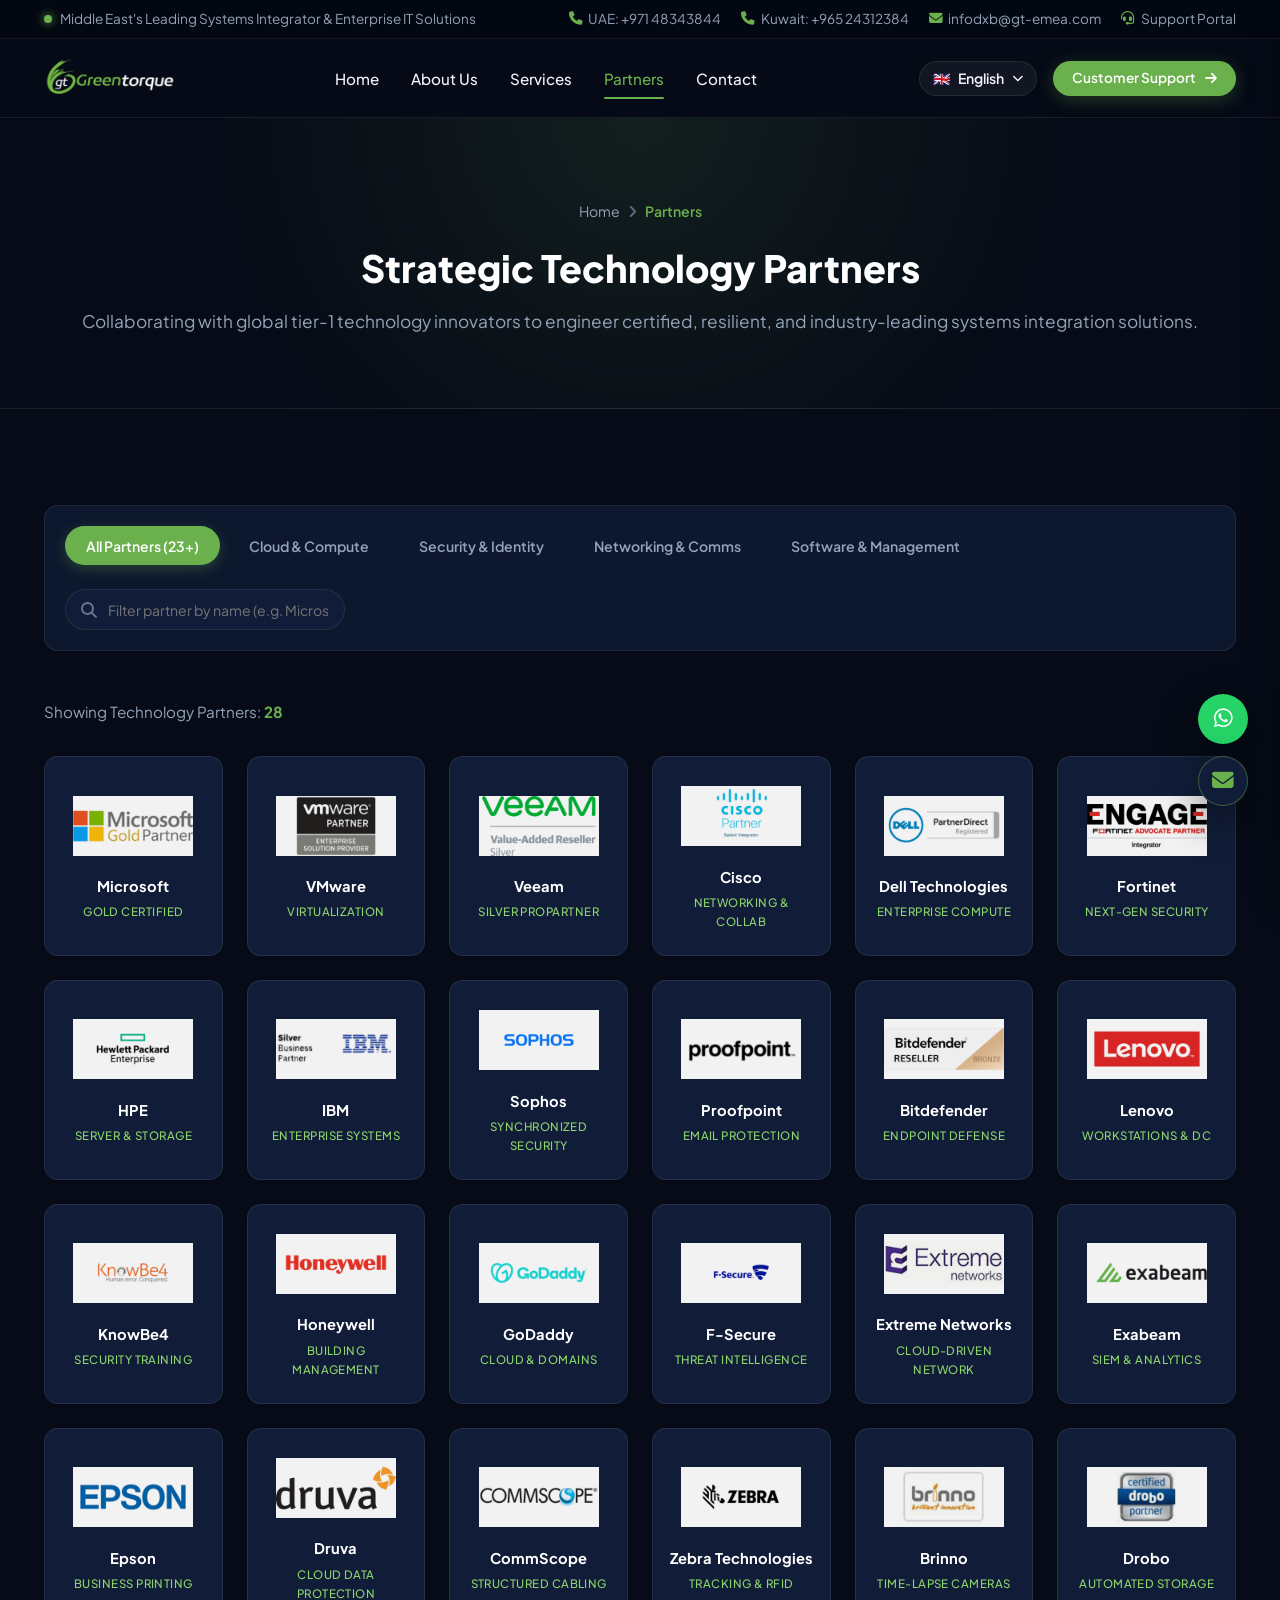
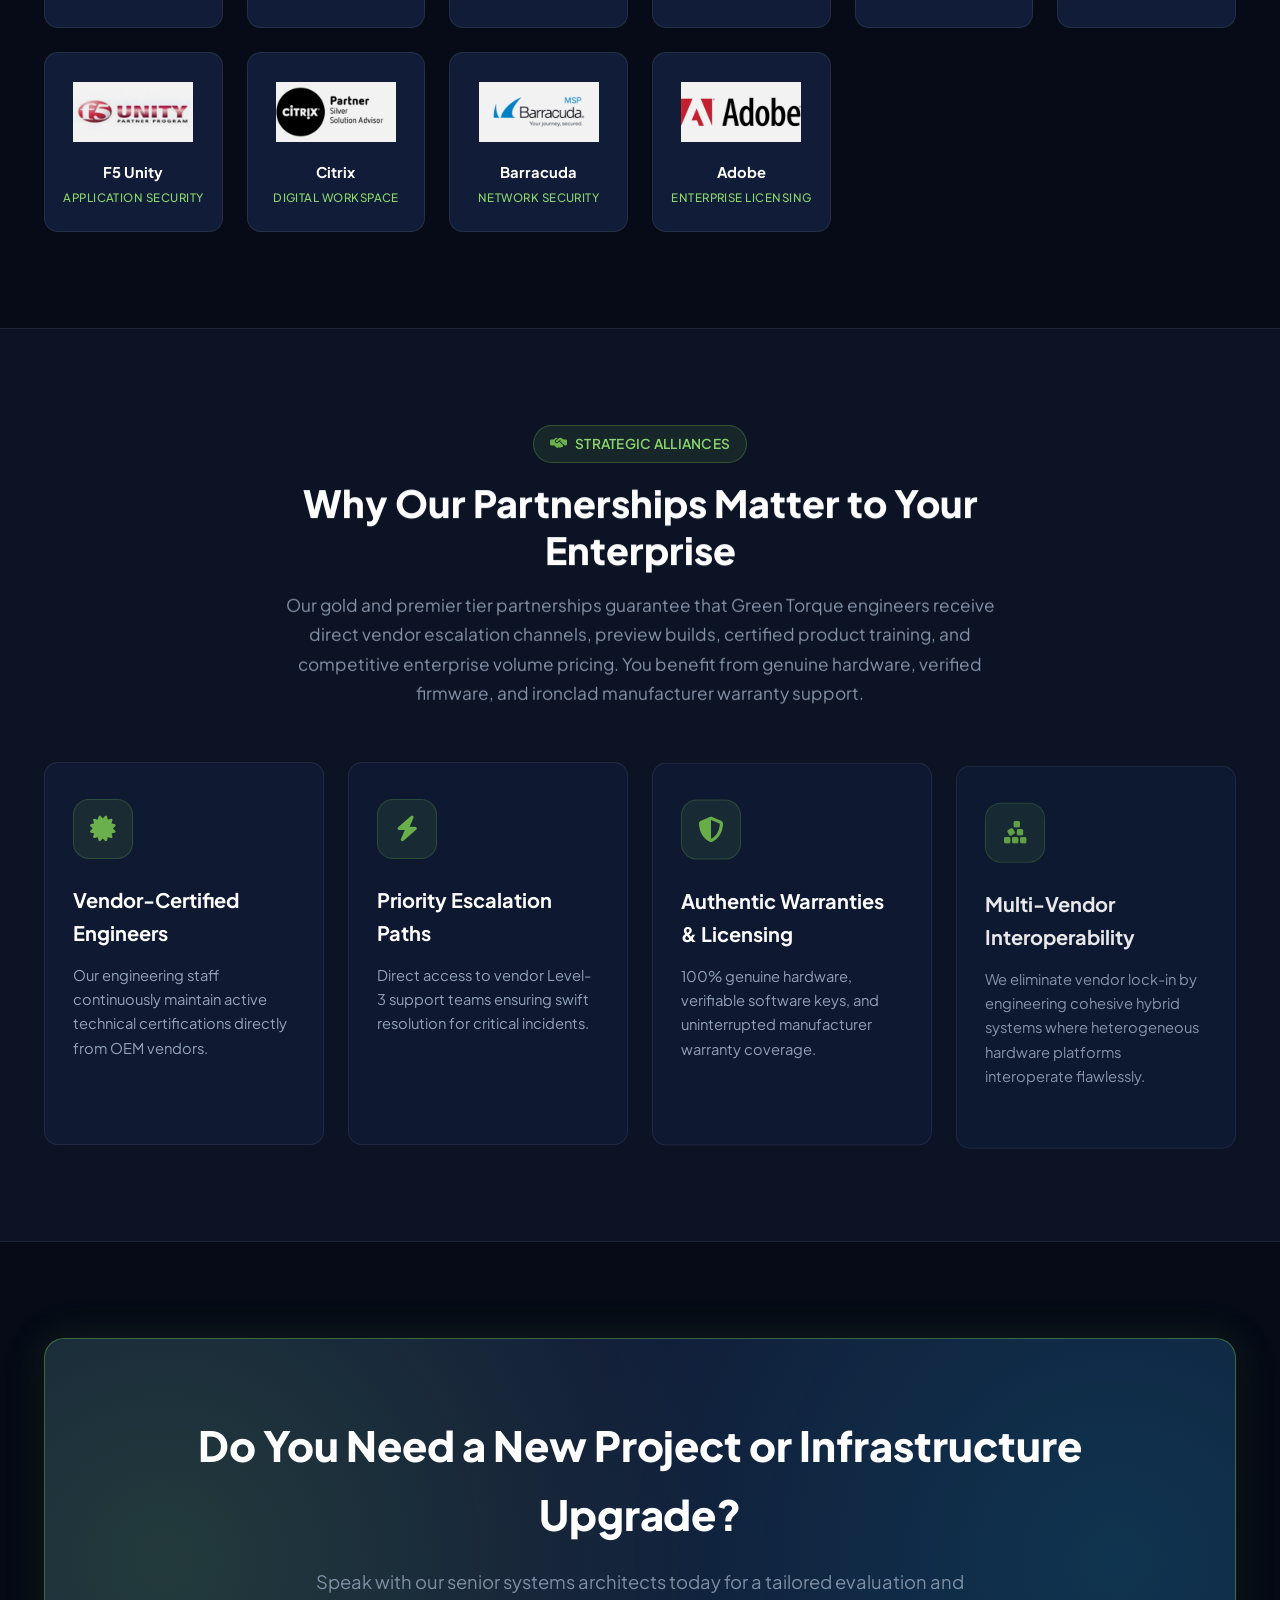
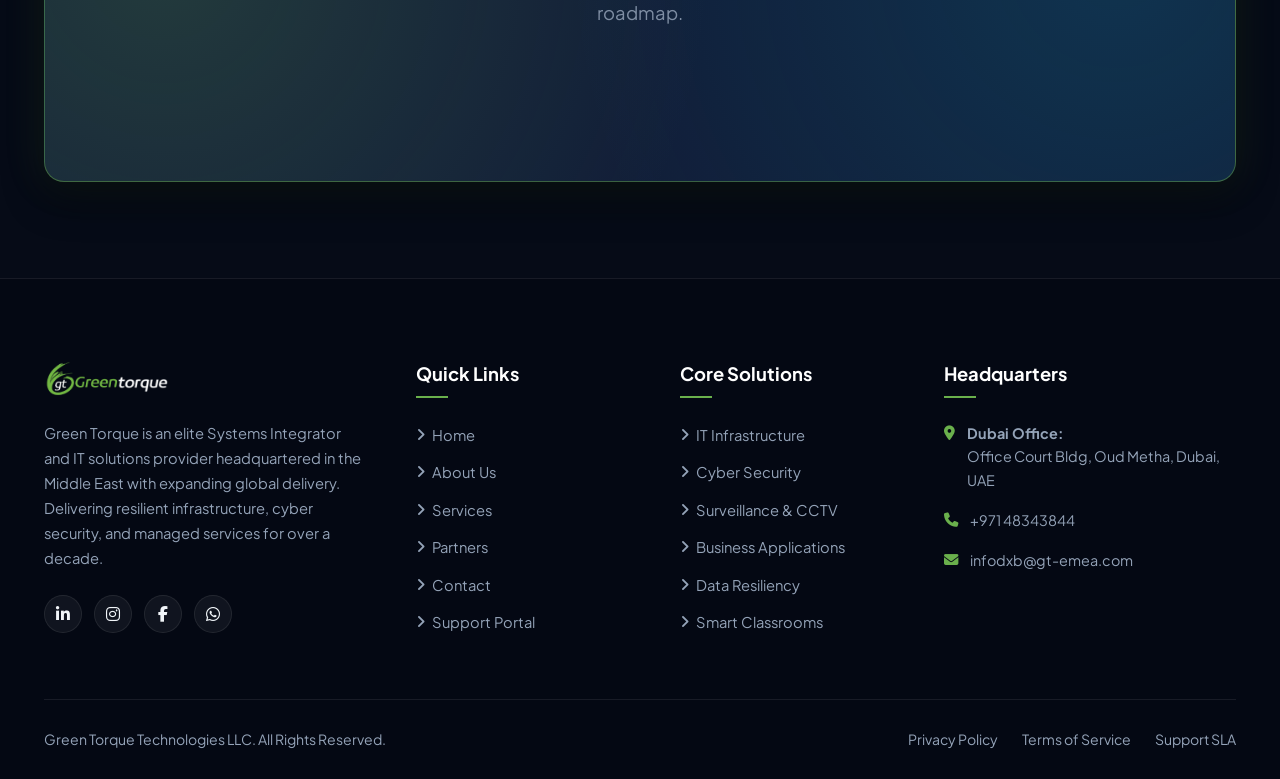
<file: partners.html>
<!DOCTYPE html>
<html lang="en" dir="ltr">
<head>
  <meta charset="utf-8">
  <meta http-equiv="X-UA-Compatible" content="IE=edge">
  <meta name="viewport" content="width=device-width, initial-scale=1.0, maximum-scale=5.0">
  <title>Strategic Partners | Green Torque Technology Alliances</title>
  <meta name="description" content="Green Torque collaborates with tier-1 technology partners including Microsoft, Cisco, Dell, VMware, Veeam, Fortinet, and IBM to engineer certified solutions.">
  <meta name="keywords" content="Green Torque Partners, Microsoft Partner UAE, Cisco Partner Kuwait, Dell Partner, VMware, Fortinet, Veeam ProPartner">
  <meta name="author" content="Green Torque Technologies LLC">

  <!-- Open Graph -->
  <meta property="og:type" content="website">
  <meta property="og:title" content="Strategic Partners | Green Torque Technology Alliances">
  <meta property="og:description" content="Certified enterprise technology partners delivering high performance systems integration.">
  <meta property="og:image" content="assets/images/partners/microsoft.png">

  <!-- Favicon -->
  <link rel="icon" type="image/png" sizes="128x128" href="assets/images/favicon.png">
  <link rel="shortcut icon" href="assets/images/favicon.png" type="image/x-icon">

  <!-- Font Awesome Icons -->
  <link rel="stylesheet" href="https://cdnjs.cloudflare.com/ajax/libs/font-awesome/6.4.0/css/all.min.css">

  <!-- Stylesheets -->
  <link rel="stylesheet" href="assets/css/style.css">
  <link rel="stylesheet" href="assets/css/responsive.css">
  <link rel="stylesheet" href="assets/css/rtl.css">
</head>
<body>

  <!-- Top Announcement & Contact Bar -->
  <div class="top-bar">
    <div class="container top-bar-inner">
      <div class="top-bar-tagline">
        <span class="pulse-dot"></span>
        <span data-i18n="topbar_tagline">Middle East's Leading Systems Integrator & Enterprise IT Solutions</span>
      </div>
      <div class="top-bar-contacts">
        <a href="tel:+97148343844"><i class="fa fa-phone"></i> <span data-i18n="topbar_uae">UAE: +971 48343844</span></a>
        <a href="tel:+96524312384"><i class="fa fa-phone"></i> <span data-i18n="topbar_kuwait">Kuwait: +965 24312384</span></a>
        <a href="mailto:infodxb@gt-emea.com"><i class="fa fa-envelope"></i> <span data-i18n="topbar_email">infodxb@gt-emea.com</span></a>
        <a href="https://greencloud.live" target="_blank" rel="noopener" class="btn-support-link">
          <i class="fa fa-headset"></i> <span data-i18n="topbar_support">Support Portal</span>
        </a>
      </div>
    </div>
  </div>

  <!-- Primary Sticky Header -->
  <header class="site-header" id="siteHeader">
    <div class="container header-inner">
      <a href="index.html" class="brand-logo" title="Green Torque Home">
        <img src="assets/images/logo-white.png" alt="Green Torque Logo" width="148" height="50">
      </a>

      <nav class="nav-menu" aria-label="Main Navigation">
        <a href="index.html" class="nav-link" data-i18n="nav_home">Home</a>
        <a href="about.html" class="nav-link" data-i18n="nav_about">About Us</a>
        <a href="services.html" class="nav-link" data-i18n="nav_services">Services</a>
        <a href="partners.html" class="nav-link active" data-i18n="nav_partners">Partners</a>
        <a href="contact.html" class="nav-link" data-i18n="nav_contact">Contact</a>
      </nav>

      <div class="header-actions">
        <!-- Language Switcher -->
        <div class="lang-dropdown">
          <button class="lang-dropdown-toggle" type="button" aria-haspopup="true" aria-expanded="false" title="Switch Language">
            <span class="current-lang-flag">🇬🇧</span>
            <span class="current-lang-text">English</span>
            <i class="fa fa-chevron-down" style="font-size: 0.7rem;"></i>
          </button>
          <div class="lang-dropdown-menu">
            <button class="lang-option active" type="button" data-set-lang="en">
              <span>🇬🇧 English</span>
              <i class="fa fa-check" style="font-size: 0.75rem;"></i>
            </button>
            <button class="lang-option" type="button" data-set-lang="ar">
              <span>🇦🇪 العربية</span>
              <i class="fa fa-check" style="font-size: 0.75rem;"></i>
            </button>
          </div>
        </div>

        <a href="https://greencloud.live" target="_blank" rel="noopener" class="btn btn-primary btn-sm d-none d-md-inline-flex" title="24/7 Client Support Portal">
          <span data-i18n="nav_support_btn">Customer Support</span>
          <i class="fa fa-arrow-right"></i>
        </a>

        <button class="mobile-nav-toggle" type="button" aria-label="Toggle Navigation Menu">
          <i class="fa fa-bars"></i>
        </button>
      </div>
    </div>
  </header>

  <!-- Mobile Drawer Menu -->
  <div class="mobile-nav-overlay"></div>
  <aside class="mobile-nav-drawer" aria-label="Mobile Navigation">
    <div class="mobile-nav-header">
      <img src="assets/images/logo-white.png" alt="Green Torque" height="36">
      <button class="mobile-nav-close" type="button" aria-label="Close Navigation"><i class="fa fa-times"></i></button>
    </div>
    <div class="mobile-nav-list">
      <a href="index.html" data-i18n="nav_home">Home <i class="fa fa-chevron-right"></i></a>
      <a href="about.html" data-i18n="nav_about">About Us <i class="fa fa-chevron-right"></i></a>
      <a href="services.html" data-i18n="nav_services">Services <i class="fa fa-chevron-right"></i></a>
      <a href="partners.html" class="active" data-i18n="nav_partners">Partners <i class="fa fa-chevron-right"></i></a>
      <a href="contact.html" data-i18n="nav_contact">Contact <i class="fa fa-chevron-right"></i></a>
    </div>
    <div class="mobile-nav-footer">
      <div style="display: flex; gap: 0.5rem;">
        <button class="btn btn-outline btn-sm w-100" type="button" data-set-lang="en">English</button>
        <button class="btn btn-outline btn-sm w-100" type="button" data-set-lang="ar">العربية</button>
      </div>
      <a href="https://greencloud.live" target="_blank" rel="noopener" class="btn btn-primary btn-sm w-100">
        <span data-i18n="nav_support_btn">Customer Support</span>
      </a>
    </div>
  </aside>

  <!-- Page Hero / Breadcrumbs -->
  <section class="page-hero">
    <div class="container">
      <div class="breadcrumbs">
        <a href="index.html" data-i18n="about_bread_home">Home</a>
        <i class="fa fa-angle-right"></i>
        <span class="current" data-i18n="nav_partners">Partners</span>
      </div>
      <h1 class="section-title" data-i18n="partners_hero_title">Strategic Technology Partners</h1>
      <p class="section-subtitle" data-i18n="partners_hero_subtitle">
        Collaborating with global tier-1 technology innovators to engineer certified, resilient, and industry-leading systems integration solutions.
      </p>
    </div>
  </section>

  <!-- Partners Directory -->
  <section class="section" id="partnersDirectory">
    <div class="container">
      
      <!-- Interactive Filter & Live Search Toolbar -->
      <div class="services-filter-bar reveal-on-scroll">
        <div class="services-filter-tabs">
          <button class="filter-btn partner-filter-btn active" type="button" data-filter="all" data-i18n="partners_filter_all">All Partners (23+)</button>
          <button class="filter-btn partner-filter-btn" type="button" data-filter="cloud" data-i18n="partners_filter_cloud">Cloud & Compute</button>
          <button class="filter-btn partner-filter-btn" type="button" data-filter="security" data-i18n="partners_filter_security">Security & Identity</button>
          <button class="filter-btn partner-filter-btn" type="button" data-filter="network" data-i18n="partners_filter_network">Networking & Comms</button>
          <button class="filter-btn partner-filter-btn" type="button" data-filter="software" data-i18n="partners_filter_software">Software & Management</button>
        </div>
        <div class="search-box-wrap">
          <i class="fa fa-search"></i>
          <input type="text" class="search-input" id="partnerSearchInput" placeholder="Filter partner by name (e.g. Microsoft, Cisco, Dell)..." data-i18n-placeholder="partners_search_placeholder">
        </div>
      </div>

      <!-- Partner Count Label -->
      <div style="margin-bottom: 2rem; color: var(--text-muted); font-size: 0.95rem;">
        <span data-i18n="partners_count_label">Showing Technology Partners</span>: <strong id="partnersCountDisplay" style="color: var(--primary);">28</strong>
      </div>

      <!-- Partners Cards Grid -->
      <div class="partners-grid" id="partnersContainer">
        
        <!-- Microsoft -->
        <div class="partner-card-item reveal-on-scroll" data-category="cloud software">
          <div class="partner-logo-box"><img src="assets/images/partners/microsoft.png" alt="Microsoft"></div>
          <div class="partner-name">Microsoft</div>
          <div class="partner-domain">Gold Certified</div>
        </div>

        <!-- VMware -->
        <div class="partner-card-item reveal-on-scroll" data-category="cloud">
          <div class="partner-logo-box"><img src="assets/images/partners/vmware.png" alt="VMware"></div>
          <div class="partner-name">VMware</div>
          <div class="partner-domain">Virtualization</div>
        </div>

        <!-- Veeam -->
        <div class="partner-card-item reveal-on-scroll" data-category="cloud software">
          <div class="partner-logo-box"><img src="assets/images/partners/veeam.png" alt="Veeam"></div>
          <div class="partner-name">Veeam</div>
          <div class="partner-domain">Silver ProPartner</div>
        </div>

        <!-- Cisco -->
        <div class="partner-card-item reveal-on-scroll" data-category="network security">
          <div class="partner-logo-box"><img src="assets/images/partners/cisco.png" alt="Cisco"></div>
          <div class="partner-name">Cisco</div>
          <div class="partner-domain">Networking & Collab</div>
        </div>

        <!-- Dell -->
        <div class="partner-card-item reveal-on-scroll" data-category="cloud">
          <div class="partner-logo-box"><img src="assets/images/partners/dell.png" alt="Dell"></div>
          <div class="partner-name">Dell Technologies</div>
          <div class="partner-domain">Enterprise Compute</div>
        </div>

        <!-- Fortinet -->
        <div class="partner-card-item reveal-on-scroll" data-category="security network">
          <div class="partner-logo-box"><img src="assets/images/partners/fortinet.png" alt="Fortinet"></div>
          <div class="partner-name">Fortinet</div>
          <div class="partner-domain">Next-Gen Security</div>
        </div>

        <!-- HPE -->
        <div class="partner-card-item reveal-on-scroll" data-category="cloud">
          <div class="partner-logo-box"><img src="assets/images/partners/hpe.png" alt="HPE"></div>
          <div class="partner-name">HPE</div>
          <div class="partner-domain">Server & Storage</div>
        </div>

        <!-- IBM -->
        <div class="partner-card-item reveal-on-scroll" data-category="cloud software">
          <div class="partner-logo-box"><img src="assets/images/partners/ibm.png" alt="IBM"></div>
          <div class="partner-name">IBM</div>
          <div class="partner-domain">Enterprise Systems</div>
        </div>

        <!-- Sophos -->
        <div class="partner-card-item reveal-on-scroll" data-category="security">
          <div class="partner-logo-box"><img src="assets/images/partners/sophos.png" alt="Sophos"></div>
          <div class="partner-name">Sophos</div>
          <div class="partner-domain">Synchronized Security</div>
        </div>

        <!-- Proofpoint -->
        <div class="partner-card-item reveal-on-scroll" data-category="security">
          <div class="partner-logo-box"><img src="assets/images/partners/proofpoint.png" alt="Proofpoint"></div>
          <div class="partner-name">Proofpoint</div>
          <div class="partner-domain">Email Protection</div>
        </div>

        <!-- Bitdefender -->
        <div class="partner-card-item reveal-on-scroll" data-category="security">
          <div class="partner-logo-box"><img src="assets/images/partners/bitdefender.png" alt="Bitdefender"></div>
          <div class="partner-name">Bitdefender</div>
          <div class="partner-domain">Endpoint Defense</div>
        </div>

        <!-- Lenovo -->
        <div class="partner-card-item reveal-on-scroll" data-category="cloud">
          <div class="partner-logo-box"><img src="assets/images/partners/lenovo.png" alt="Lenovo"></div>
          <div class="partner-name">Lenovo</div>
          <div class="partner-domain">Workstations & DC</div>
        </div>

        <!-- KnowBe4 -->
        <div class="partner-card-item reveal-on-scroll" data-category="security software">
          <div class="partner-logo-box"><img src="assets/images/partners/knowbe4.png" alt="KnowBe4"></div>
          <div class="partner-name">KnowBe4</div>
          <div class="partner-domain">Security Training</div>
        </div>

        <!-- Honeywell -->
        <div class="partner-card-item reveal-on-scroll" data-category="security network">
          <div class="partner-logo-box"><img src="assets/images/partners/honeywell.png" alt="Honeywell"></div>
          <div class="partner-name">Honeywell</div>
          <div class="partner-domain">Building Management</div>
        </div>

        <!-- GoDaddy -->
        <div class="partner-card-item reveal-on-scroll" data-category="cloud software">
          <div class="partner-logo-box"><img src="assets/images/partners/godaddy.png" alt="GoDaddy"></div>
          <div class="partner-name">GoDaddy</div>
          <div class="partner-domain">Cloud & Domains</div>
        </div>

        <!-- F-Secure -->
        <div class="partner-card-item reveal-on-scroll" data-category="security">
          <div class="partner-logo-box"><img src="assets/images/partners/fsecure.png" alt="F-Secure"></div>
          <div class="partner-name">F-Secure</div>
          <div class="partner-domain">Threat Intelligence</div>
        </div>

        <!-- Extreme Networks -->
        <div class="partner-card-item reveal-on-scroll" data-category="network">
          <div class="partner-logo-box"><img src="assets/images/partners/extreme.png" alt="Extreme Networks"></div>
          <div class="partner-name">Extreme Networks</div>
          <div class="partner-domain">Cloud-Driven Network</div>
        </div>

        <!-- Exabeam -->
        <div class="partner-card-item reveal-on-scroll" data-category="security software">
          <div class="partner-logo-box"><img src="assets/images/partners/exabeam.png" alt="Exabeam"></div>
          <div class="partner-name">Exabeam</div>
          <div class="partner-domain">SIEM & Analytics</div>
        </div>

        <!-- Epson -->
        <div class="partner-card-item reveal-on-scroll" data-category="software">
          <div class="partner-logo-box"><img src="assets/images/partners/epson.png" alt="Epson"></div>
          <div class="partner-name">Epson</div>
          <div class="partner-domain">Business Printing</div>
        </div>

        <!-- Druva -->
        <div class="partner-card-item reveal-on-scroll" data-category="cloud software">
          <div class="partner-logo-box"><img src="assets/images/partners/druva.png" alt="Druva"></div>
          <div class="partner-name">Druva</div>
          <div class="partner-domain">Cloud Data Protection</div>
        </div>

        <!-- Commscope -->
        <div class="partner-card-item reveal-on-scroll" data-category="network">
          <div class="partner-logo-box"><img src="assets/images/partners/commscope.png" alt="Commscope"></div>
          <div class="partner-name">CommScope</div>
          <div class="partner-domain">Structured Cabling</div>
        </div>

        <!-- Zebra Technologies -->
        <div class="partner-card-item reveal-on-scroll" data-category="software">
          <div class="partner-logo-box"><img src="assets/images/partners/zebra.png" alt="Zebra Technologies"></div>
          <div class="partner-name">Zebra Technologies</div>
          <div class="partner-domain">Tracking & RFID</div>
        </div>

        <!-- Brinno -->
        <div class="partner-card-item reveal-on-scroll" data-category="security">
          <div class="partner-logo-box"><img src="assets/images/partners/brinno.png" alt="Brinno"></div>
          <div class="partner-name">Brinno</div>
          <div class="partner-domain">Time-Lapse Cameras</div>
        </div>

        <!-- Drobo -->
        <div class="partner-card-item reveal-on-scroll" data-category="cloud">
          <div class="partner-logo-box"><img src="assets/images/partners/drobo.png" alt="Drobo"></div>
          <div class="partner-name">Drobo</div>
          <div class="partner-domain">Automated Storage</div>
        </div>

        <!-- F5 Unity -->
        <div class="partner-card-item reveal-on-scroll" data-category="network apps">
          <div class="partner-logo-box"><img src="assets/images/partners/unity.png" alt="F5 Unity"></div>
          <div class="partner-name">F5 Unity</div>
          <div class="partner-domain">Application Security</div>
        </div>

        <!-- Citrix -->
        <div class="partner-card-item reveal-on-scroll" data-category="cloud software">
          <div class="partner-logo-box"><img src="assets/images/partners/citrix.png" alt="Citrix"></div>
          <div class="partner-name">Citrix</div>
          <div class="partner-domain">Digital Workspace</div>
        </div>

        <!-- Barracuda -->
        <div class="partner-card-item reveal-on-scroll" data-category="security">
          <div class="partner-logo-box"><img src="assets/images/partners/barracuda.png" alt="Barracuda"></div>
          <div class="partner-name">Barracuda</div>
          <div class="partner-domain">Network Security</div>
        </div>

        <!-- Adobe -->
        <div class="partner-card-item reveal-on-scroll" data-category="software">
          <div class="partner-logo-box"><img src="assets/images/partners/adobe.png" alt="Adobe"></div>
          <div class="partner-name">Adobe</div>
          <div class="partner-domain">Enterprise Licensing</div>
        </div>

      </div>

      <!-- No Results State -->
      <div id="partnersNoResults" style="display: none; text-align: center; padding: 4rem 1rem;">
        <i class="fa fa-search" style="font-size: 3rem; color: var(--text-dim); margin-bottom: 1rem;"></i>
        <h3 style="color: var(--text-pure); margin-bottom: 0.5rem;">No Matching Partners Found</h3>
        <p style="color: var(--text-muted);">Please refine your search keywords or clear the category filters.</p>
      </div>

    </div>
  </section>

  <!-- Why Partnerships Matter Section -->
  <section class="section section-alt" id="partnershipsWhy">
    <div class="container">
      <div class="section-header text-center reveal-on-scroll">
        <div class="badge-chip">
          <i class="fa fa-handshake-simple"></i>
          <span data-i18n="partners_why_badge">Strategic Alliances</span>
        </div>
        <h2 class="section-title" data-i18n="partners_why_title">Why Our Partnerships Matter to Your Enterprise</h2>
        <p class="section-subtitle" data-i18n="partners_why_desc">
          Our gold and premier tier partnerships guarantee that Green Torque engineers receive direct vendor escalation channels, preview builds, certified product training, and competitive enterprise volume pricing. You benefit from genuine hardware, verified firmware, and ironclad manufacturer warranty support.
        </p>
      </div>

      <div class="pillars-grid">
        <div class="pillar-card reveal-on-scroll">
          <div class="pillar-icon-ring"><i class="fa fa-certificate"></i></div>
          <h3 data-i18n="partners_why_p1_title">Vendor-Certified Engineers</h3>
          <p data-i18n="partners_why_p1_desc">Our engineering staff continuously maintain active technical certifications directly from OEM vendors.</p>
        </div>

        <div class="pillar-card reveal-on-scroll">
          <div class="pillar-icon-ring"><i class="fa fa-bolt"></i></div>
          <h3 data-i18n="partners_why_p2_title">Priority Escalation Paths</h3>
          <p data-i18n="partners_why_p2_desc">Direct access to vendor Level-3 support teams ensuring swift resolution for critical incidents.</p>
        </div>

        <div class="pillar-card reveal-on-scroll">
          <div class="pillar-icon-ring"><i class="fa fa-shield-halved"></i></div>
          <h3 data-i18n="partners_why_p3_title">Authentic Warranties & Licensing</h3>
          <p data-i18n="partners_why_p3_desc">100% genuine hardware, verifiable software keys, and uninterrupted manufacturer warranty coverage.</p>
        </div>

        <div class="pillar-card reveal-on-scroll">
          <div class="pillar-icon-ring"><i class="fa fa-cubes-stacked"></i></div>
          <h3>Multi-Vendor Interoperability</h3>
          <p>We eliminate vendor lock-in by engineering cohesive hybrid systems where heterogeneous hardware platforms interoperate flawlessly.</p>
        </div>
      </div>
    </div>
  </section>

  <!-- CTA Banner -->
  <section class="section">
    <div class="container">
      <div class="cta-banner-wrap reveal-on-scroll">
        <h2 data-i18n="cta_title">Do You Need a New Project or Infrastructure Upgrade?</h2>
        <p data-i18n="cta_desc">
          Speak with our senior systems architects today for a tailored evaluation and roadmap.
        </p>
        <div class="cta-banner-actions">
          <a href="contact.html" class="btn btn-primary">
            <span data-i18n="cta_btn_contact">Get in Touch With Us</span>
            <i class="fa fa-arrow-right"></i>
          </a>
          <a href="https://greencloud.live" target="_blank" rel="noopener" class="btn btn-glass">
            <span data-i18n="cta_btn_support">Open Support Ticket</span>
            <i class="fa fa-headset"></i>
          </a>
        </div>
      </div>
    </div>
  </section>

  <!-- Site Footer -->
  <footer class="site-footer">
    <div class="container">
      <div class="footer-grid">
        <div class="footer-widget">
          <a href="index.html" class="footer-widget-logo">
            <img src="assets/images/logo-white.png" alt="Green Torque" width="148" height="50">
          </a>
          <p class="footer-bio" data-i18n="footer_about_text">
            Green Torque is an elite Systems Integrator and IT solutions provider headquartered in the Middle East with expanding global delivery. Delivering resilient infrastructure, cyber security, and managed services for over a decade.
          </p>
          <div class="footer-socials">
            <a href="https://www.linkedin.com/company/gtemea" target="_blank" rel="noopener" class="social-link" title="LinkedIn"><i class="fab fa-linkedin-in"></i></a>
            <a href="https://www.instagram.com/greentorque/" target="_blank" rel="noopener" class="social-link" title="Instagram"><i class="fab fa-instagram"></i></a>
            <a href="https://www.facebook.com/greentorque" target="_blank" rel="noopener" class="social-link" title="Facebook"><i class="fab fa-facebook-f"></i></a>
            <a href="https://api.whatsapp.com/send?phone=97148343844" target="_blank" rel="noopener" class="social-link" title="WhatsApp"><i class="fab fa-whatsapp"></i></a>
          </div>
        </div>

        <div class="footer-widget">
          <h4 class="footer-widget-title" data-i18n="footer_links_title">Quick Links</h4>
          <ul class="footer-links-list">
            <li><a href="index.html"><i class="fa fa-angle-right"></i> <span data-i18n="nav_home">Home</span></a></li>
            <li><a href="about.html"><i class="fa fa-angle-right"></i> <span data-i18n="nav_about">About Us</span></a></li>
            <li><a href="services.html"><i class="fa fa-angle-right"></i> <span data-i18n="nav_services">Services</span></a></li>
            <li><a href="partners.html"><i class="fa fa-angle-right"></i> <span data-i18n="nav_partners">Partners</span></a></li>
            <li><a href="contact.html"><i class="fa fa-angle-right"></i> <span data-i18n="nav_contact">Contact</span></a></li>
            <li><a href="https://greencloud.live" target="_blank" rel="noopener"><i class="fa fa-angle-right"></i> <span data-i18n="topbar_support">Support Portal</span></a></li>
          </ul>
        </div>

        <div class="footer-widget">
          <h4 class="footer-widget-title" data-i18n="footer_services_title">Core Solutions</h4>
          <ul class="footer-links-list">
            <li><a href="services.html"><i class="fa fa-angle-right"></i> <span data-i18n="pillar_1_title">IT Infrastructure</span></a></li>
            <li><a href="services.html"><i class="fa fa-angle-right"></i> <span data-i18n="pillar_2_title">Cyber Security</span></a></li>
            <li><a href="services.html"><i class="fa fa-angle-right"></i> <span data-i18n="pillar_3_title">Surveillance & CCTV</span></a></li>
            <li><a href="services.html"><i class="fa fa-angle-right"></i> <span data-i18n="pillar_4_title">Business Applications</span></a></li>
            <li><a href="services.html"><i class="fa fa-angle-right"></i> <span>Data Resiliency</span></a></li>
            <li><a href="services.html"><i class="fa fa-angle-right"></i> <span>Smart Classrooms</span></a></li>
          </ul>
        </div>

        <div class="footer-widget">
          <h4 class="footer-widget-title" data-i18n="footer_contact_title">Headquarters</h4>
          <div class="footer-contact-items">
            <div class="footer-contact-item">
              <i class="fa fa-location-dot"></i>
              <div>
                <strong>Dubai Office:</strong>
                <p>Office Court Bldg, Oud Metha, Dubai, UAE</p>
              </div>
            </div>
            <div class="footer-contact-item">
              <i class="fa fa-phone"></i>
              <div>
                <a href="tel:+97148343844" dir="ltr">+971 48343844</a>
              </div>
            </div>
            <div class="footer-contact-item">
              <i class="fa fa-envelope"></i>
              <div>
                <a href="mailto:infodxb@gt-emea.com">infodxb@gt-emea.com</a>
              </div>
            </div>
          </div>
        </div>
      </div>

      <div class="footer-bottom">
        <div class="footer-bottom-inner">
          <p class="copyright-text" data-i18n="footer_rights">© Green Torque Technologies LLC. All Rights Reserved.</p>
          <div style="display: flex; gap: 1.5rem;">
            <a href="#" data-i18n="footer_privacy">Privacy Policy</a>
            <a href="#" data-i18n="footer_terms">Terms of Service</a>
            <a href="#" data-i18n="footer_sla">Support SLA</a>
          </div>
        </div>
      </div>
    </div>
  </footer>

  <!-- Floating Quick Actions -->
  <div class="floating-actions">
    <a href="https://api.whatsapp.com/send?phone=97148343844" target="_blank" rel="noopener" class="float-btn float-whatsapp" title="WhatsApp Instant Chat" aria-label="WhatsApp">
      <i class="fab fa-whatsapp"></i>
    </a>
    <a href="mailto:infodxb@gt-emea.com" class="float-btn float-email" title="Direct Email Inquiries" aria-label="Email">
      <i class="fa fa-envelope"></i>
    </a>
    <button type="button" class="float-btn scroll-top-btn" title="Back to Top" aria-label="Scroll to top">
      <i class="fa fa-arrow-up"></i>
    </button>
  </div>

  <!-- GSAP & Animation Libraries -->
  <script src="assets/js/gsap.min.js"></script>
  <script src="assets/js/ScrollTrigger.min.js"></script>
  <script src="assets/js/animations.js"></script>
  <script src="assets/js/translations.js"></script>
  <script src="assets/js/language.js"></script>
  <script src="assets/js/main.js"></script>
</body>
</html>
</file>
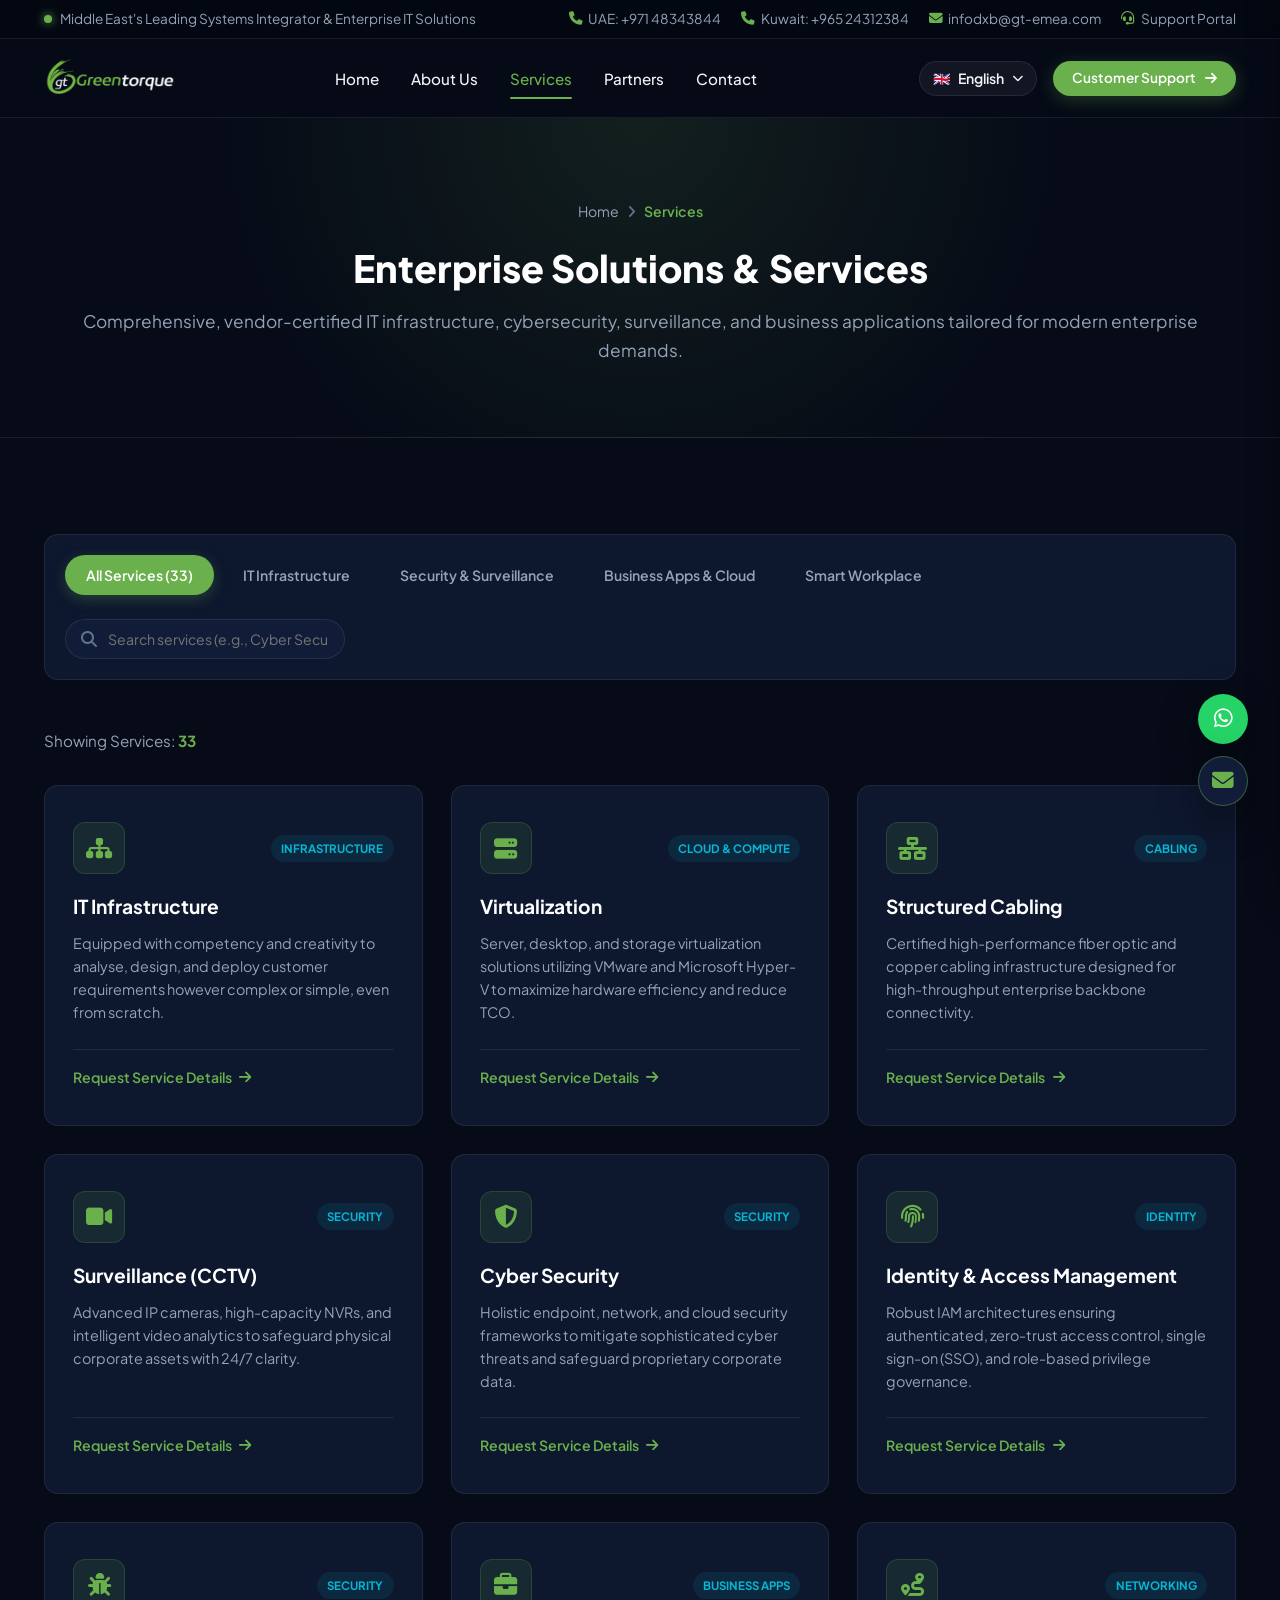
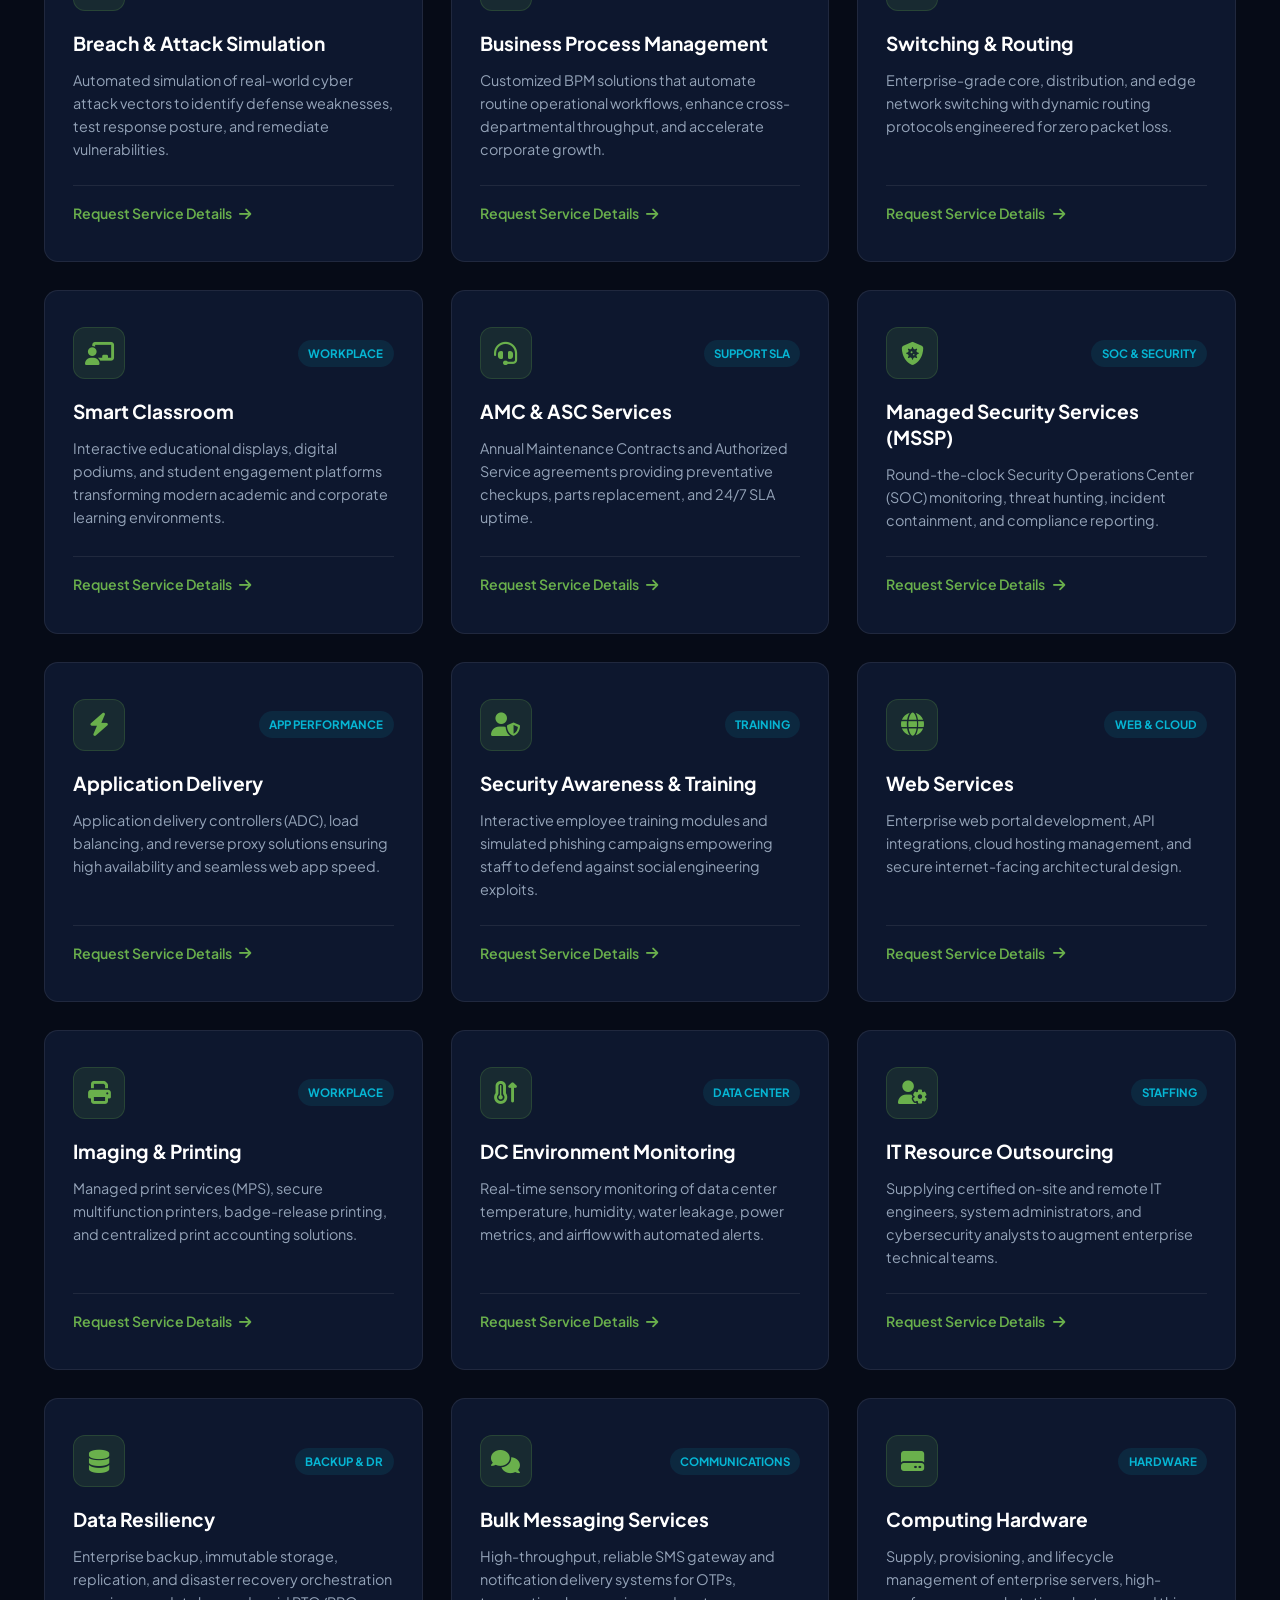
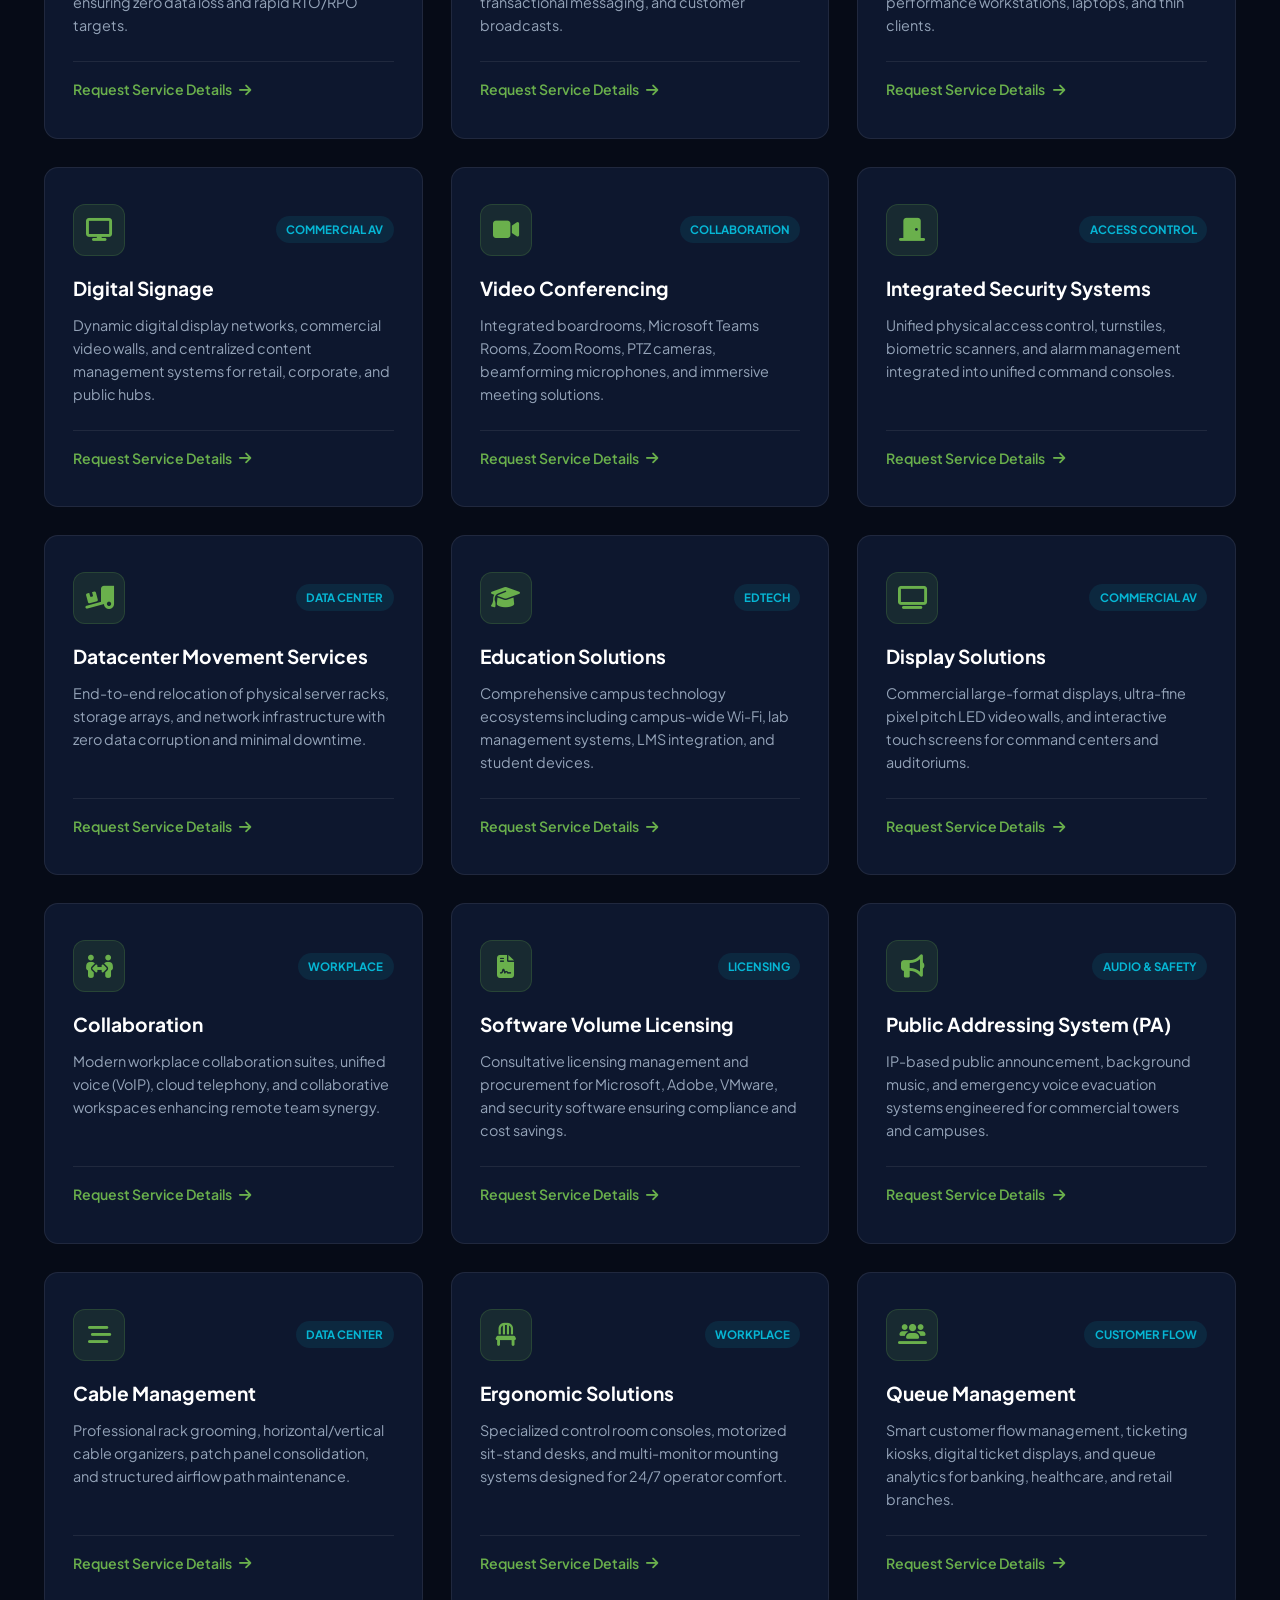
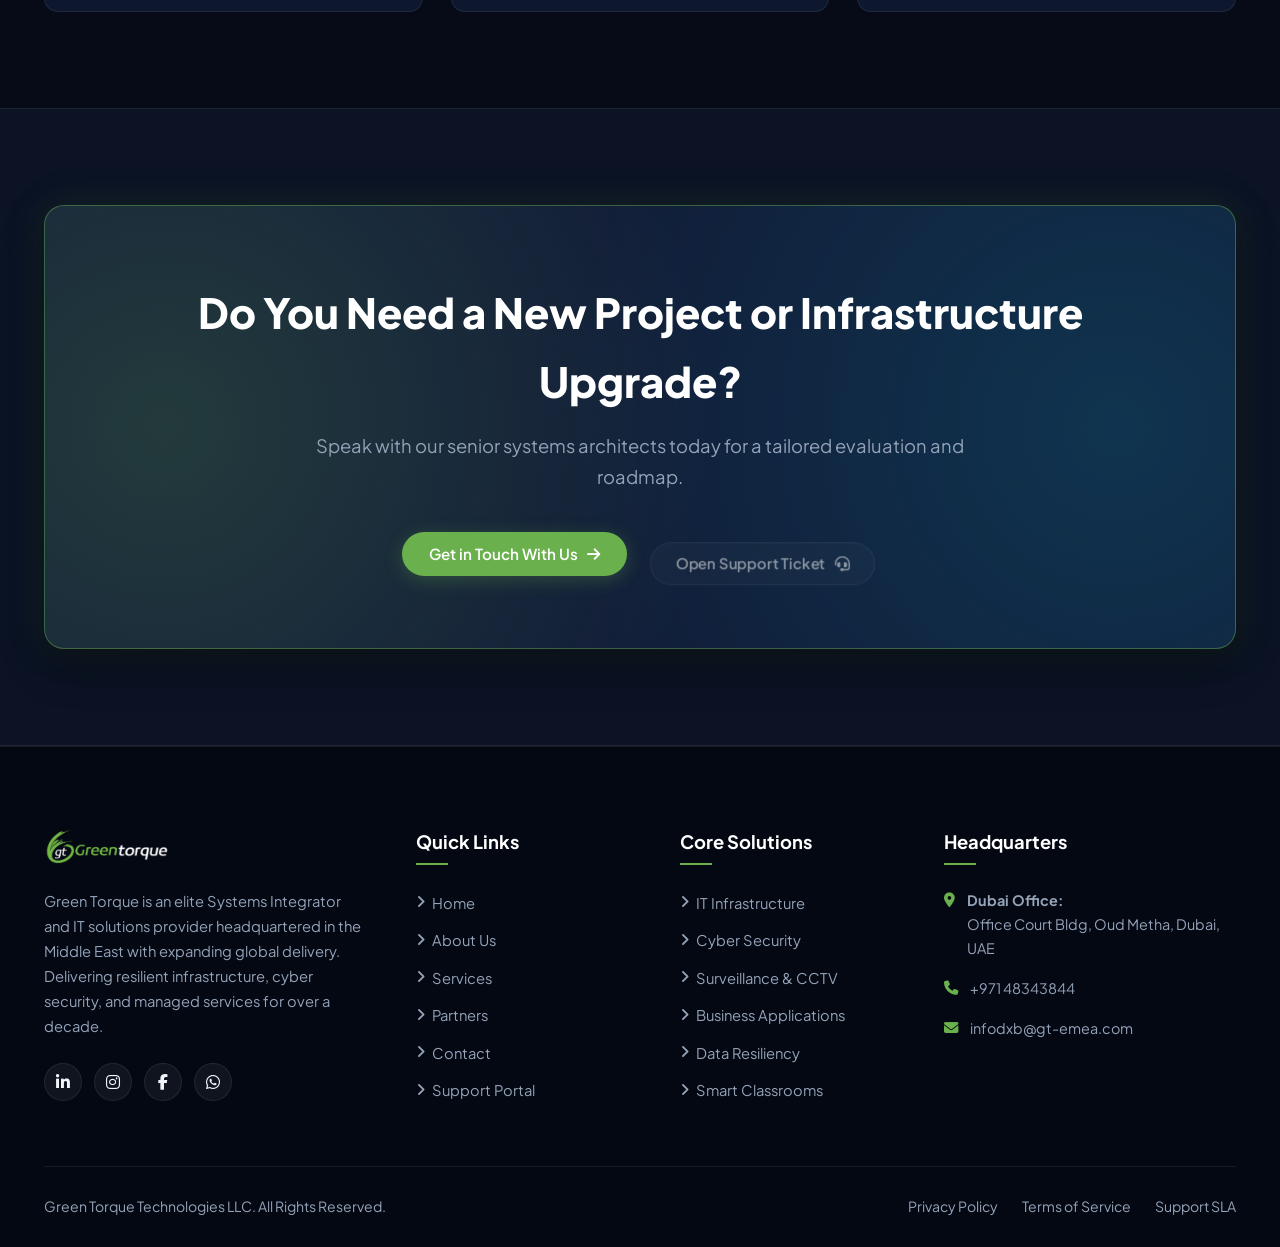
<file: services.html>
<!DOCTYPE html>
<html lang="en" dir="ltr">
<head>
  <meta charset="utf-8">
  <meta http-equiv="X-UA-Compatible" content="IE=edge">
  <meta name="viewport" content="width=device-width, initial-scale=1.0, maximum-scale=5.0">
  <title>Services & Solutions | Green Torque Enterprise IT</title>
  <meta name="description" content="Explore Green Torque's complete portfolio of 33+ enterprise IT services: IT Infrastructure, Cybersecurity, CCTV, Datacenter relocation, Cloud, Virtualization, and Managed Support.">
  <meta name="keywords" content="Green Torque Services, IT Infrastructure UAE, Cybersecurity Kuwait, Surveillance CCTV, Virtualization, Structured Cabling, AMC Services">
  <meta name="author" content="Green Torque Technologies LLC">

  <!-- Open Graph -->
  <meta property="og:type" content="website">
  <meta property="og:title" content="Services & Solutions | Green Torque Enterprise IT">
  <meta property="og:description" content="33+ Enterprise IT Infrastructure, Cyber Security, Surveillance, and Business Applications.">
  <meta property="og:image" content="assets/images/hero-graphic.png">

  <!-- Favicon -->
  <link rel="icon" type="image/png" sizes="128x128" href="assets/images/favicon.png">
  <link rel="shortcut icon" href="assets/images/favicon.png" type="image/x-icon">

  <!-- Font Awesome Icons -->
  <link rel="stylesheet" href="https://cdnjs.cloudflare.com/ajax/libs/font-awesome/6.4.0/css/all.min.css">

  <!-- Stylesheets -->
  <link rel="stylesheet" href="assets/css/style.css">
  <link rel="stylesheet" href="assets/css/responsive.css">
  <link rel="stylesheet" href="assets/css/rtl.css">
</head>
<body>

  <!-- Top Announcement & Contact Bar -->
  <div class="top-bar">
    <div class="container top-bar-inner">
      <div class="top-bar-tagline">
        <span class="pulse-dot"></span>
        <span data-i18n="topbar_tagline">Middle East's Leading Systems Integrator & Enterprise IT Solutions</span>
      </div>
      <div class="top-bar-contacts">
        <a href="tel:+97148343844"><i class="fa fa-phone"></i> <span data-i18n="topbar_uae">UAE: +971 48343844</span></a>
        <a href="tel:+96524312384"><i class="fa fa-phone"></i> <span data-i18n="topbar_kuwait">Kuwait: +965 24312384</span></a>
        <a href="mailto:infodxb@gt-emea.com"><i class="fa fa-envelope"></i> <span data-i18n="topbar_email">infodxb@gt-emea.com</span></a>
        <a href="https://greencloud.live" target="_blank" rel="noopener" class="btn-support-link">
          <i class="fa fa-headset"></i> <span data-i18n="topbar_support">Support Portal</span>
        </a>
      </div>
    </div>
  </div>

  <!-- Primary Sticky Header -->
  <header class="site-header" id="siteHeader">
    <div class="container header-inner">
      <a href="index.html" class="brand-logo" title="Green Torque Home">
        <img src="assets/images/logo-white.png" alt="Green Torque Logo" width="148" height="50">
      </a>

      <nav class="nav-menu" aria-label="Main Navigation">
        <a href="index.html" class="nav-link" data-i18n="nav_home">Home</a>
        <a href="about.html" class="nav-link" data-i18n="nav_about">About Us</a>
        <a href="services.html" class="nav-link active" data-i18n="nav_services">Services</a>
        <a href="partners.html" class="nav-link" data-i18n="nav_partners">Partners</a>
        <a href="contact.html" class="nav-link" data-i18n="nav_contact">Contact</a>
      </nav>

      <div class="header-actions">
        <!-- Language Switcher -->
        <div class="lang-dropdown">
          <button class="lang-dropdown-toggle" type="button" aria-haspopup="true" aria-expanded="false" title="Switch Language">
            <span class="current-lang-flag">🇬🇧</span>
            <span class="current-lang-text">English</span>
            <i class="fa fa-chevron-down" style="font-size: 0.7rem;"></i>
          </button>
          <div class="lang-dropdown-menu">
            <button class="lang-option active" type="button" data-set-lang="en">
              <span>🇬🇧 English</span>
              <i class="fa fa-check" style="font-size: 0.75rem;"></i>
            </button>
            <button class="lang-option" type="button" data-set-lang="ar">
              <span>🇦🇪 العربية</span>
              <i class="fa fa-check" style="font-size: 0.75rem;"></i>
            </button>
          </div>
        </div>

        <a href="https://greencloud.live" target="_blank" rel="noopener" class="btn btn-primary btn-sm d-none d-md-inline-flex" title="24/7 Client Support Portal">
          <span data-i18n="nav_support_btn">Customer Support</span>
          <i class="fa fa-arrow-right"></i>
        </a>

        <button class="mobile-nav-toggle" type="button" aria-label="Toggle Navigation Menu">
          <i class="fa fa-bars"></i>
        </button>
      </div>
    </div>
  </header>

  <!-- Mobile Drawer Menu -->
  <div class="mobile-nav-overlay"></div>
  <aside class="mobile-nav-drawer" aria-label="Mobile Navigation">
    <div class="mobile-nav-header">
      <img src="assets/images/logo-white.png" alt="Green Torque" height="36">
      <button class="mobile-nav-close" type="button" aria-label="Close Navigation"><i class="fa fa-times"></i></button>
    </div>
    <div class="mobile-nav-list">
      <a href="index.html" data-i18n="nav_home">Home <i class="fa fa-chevron-right"></i></a>
      <a href="about.html" data-i18n="nav_about">About Us <i class="fa fa-chevron-right"></i></a>
      <a href="services.html" class="active" data-i18n="nav_services">Services <i class="fa fa-chevron-right"></i></a>
      <a href="partners.html" data-i18n="nav_partners">Partners <i class="fa fa-chevron-right"></i></a>
      <a href="contact.html" data-i18n="nav_contact">Contact <i class="fa fa-chevron-right"></i></a>
    </div>
    <div class="mobile-nav-footer">
      <div style="display: flex; gap: 0.5rem;">
        <button class="btn btn-outline btn-sm w-100" type="button" data-set-lang="en">English</button>
        <button class="btn btn-outline btn-sm w-100" type="button" data-set-lang="ar">العربية</button>
      </div>
      <a href="https://greencloud.live" target="_blank" rel="noopener" class="btn btn-primary btn-sm w-100">
        <span data-i18n="nav_support_btn">Customer Support</span>
      </a>
    </div>
  </aside>

  <!-- Page Hero / Breadcrumbs -->
  <section class="page-hero">
    <div class="container">
      <div class="breadcrumbs">
        <a href="index.html" data-i18n="about_bread_home">Home</a>
        <i class="fa fa-angle-right"></i>
        <span class="current" data-i18n="nav_services">Services</span>
      </div>
      <h1 class="section-title" data-i18n="services_hero_title">Enterprise Solutions & Services</h1>
      <p class="section-subtitle" data-i18n="services_hero_subtitle">
        Comprehensive, vendor-certified IT infrastructure, cybersecurity, surveillance, and business applications tailored for modern enterprise demands.
      </p>
    </div>
  </section>

  <!-- Services Master Directory Section -->
  <section class="section" id="servicesDirectory">
    <div class="container">
      
      <!-- Interactive Filter & Live Search Toolbar -->
      <div class="services-filter-bar reveal-on-scroll">
        <div class="services-filter-tabs">
          <button class="filter-btn service-filter-btn active" type="button" data-filter="all" data-i18n="services_filter_all">All Services (33)</button>
          <button class="filter-btn service-filter-btn" type="button" data-filter="infra" data-i18n="services_filter_infra">IT Infrastructure</button>
          <button class="filter-btn service-filter-btn" type="button" data-filter="security" data-i18n="services_filter_security">Security & Surveillance</button>
          <button class="filter-btn service-filter-btn" type="button" data-filter="apps" data-i18n="services_filter_apps">Business Apps & Cloud</button>
          <button class="filter-btn service-filter-btn" type="button" data-filter="workplace" data-i18n="services_filter_workplace">Smart Workplace</button>
        </div>
        <div class="search-box-wrap">
          <i class="fa fa-search"></i>
          <input type="text" class="search-input" id="serviceSearchInput" placeholder="Search services (e.g. Cyber Security, Cabling)..." data-i18n-placeholder="services_search_placeholder">
        </div>
      </div>

      <!-- Live Counter Label -->
      <div style="margin-bottom: 2rem; color: var(--text-muted); font-size: 0.95rem;">
        <span data-i18n="services_count_label">Showing Services</span>: <strong id="servicesCountDisplay" style="color: var(--primary);">33</strong>
      </div>

      <!-- Services Cards Grid (All 33 Verified Services) -->
      <div class="services-cards-grid" id="servicesContainer">
        
        <!-- 01 IT Infrastructure -->
        <div class="service-card-item reveal-on-scroll" data-category="infra">
          <div class="service-card-header">
            <div class="service-icon-box"><i class="fa fa-sitemap"></i></div>
            <span class="service-cat-badge">Infrastructure</span>
          </div>
          <h3 class="service-title" data-i18n="srv_1_name">IT Infrastructure</h3>
          <p class="service-desc" data-i18n="srv_1_desc">Equipped with competency and creativity to analyse, design, and deploy customer requirements however complex or simple, even from scratch.</p>
          <div class="service-card-footer">
            <a href="contact.html?service=infra"><span data-i18n="service_enquire_btn">Request Service Details</span> <i class="fa fa-arrow-right"></i></a>
          </div>
        </div>

        <!-- 02 Virtualization -->
        <div class="service-card-item reveal-on-scroll" data-category="infra apps">
          <div class="service-card-header">
            <div class="service-icon-box"><i class="fa fa-server"></i></div>
            <span class="service-cat-badge">Cloud & Compute</span>
          </div>
          <h3 class="service-title" data-i18n="srv_2_name">Virtualization</h3>
          <p class="service-desc" data-i18n="srv_2_desc">Server, desktop, and storage virtualization solutions utilizing VMware and Microsoft Hyper-V to maximize hardware efficiency and reduce TCO.</p>
          <div class="service-card-footer">
            <a href="contact.html?service=virtualization"><span data-i18n="service_enquire_btn">Request Service Details</span> <i class="fa fa-arrow-right"></i></a>
          </div>
        </div>

        <!-- 03 Structured Cabling -->
        <div class="service-card-item reveal-on-scroll" data-category="infra">
          <div class="service-card-header">
            <div class="service-icon-box"><i class="fa fa-network-wired"></i></div>
            <span class="service-cat-badge">Cabling</span>
          </div>
          <h3 class="service-title" data-i18n="srv_3_name">Structured Cabling</h3>
          <p class="service-desc" data-i18n="srv_3_desc">Certified high-performance fiber optic and copper cabling infrastructure designed for high-throughput enterprise backbone connectivity.</p>
          <div class="service-card-footer">
            <a href="contact.html?service=cabling"><span data-i18n="service_enquire_btn">Request Service Details</span> <i class="fa fa-arrow-right"></i></a>
          </div>
        </div>

        <!-- 04 Surveillance (CCTV) -->
        <div class="service-card-item reveal-on-scroll" data-category="security">
          <div class="service-card-header">
            <div class="service-icon-box"><i class="fa fa-video"></i></div>
            <span class="service-cat-badge">Security</span>
          </div>
          <h3 class="service-title" data-i18n="srv_4_name">Surveillance (CCTV)</h3>
          <p class="service-desc" data-i18n="srv_4_desc">Advanced IP cameras, high-capacity NVRs, and intelligent video analytics to safeguard physical corporate assets with 24/7 clarity.</p>
          <div class="service-card-footer">
            <a href="contact.html?service=cctv"><span data-i18n="service_enquire_btn">Request Service Details</span> <i class="fa fa-arrow-right"></i></a>
          </div>
        </div>

        <!-- 05 Cyber Security -->
        <div class="service-card-item reveal-on-scroll" data-category="security">
          <div class="service-card-header">
            <div class="service-icon-box"><i class="fa fa-shield-halved"></i></div>
            <span class="service-cat-badge">Security</span>
          </div>
          <h3 class="service-title" data-i18n="srv_5_name">Cyber Security</h3>
          <p class="service-desc" data-i18n="srv_5_desc">Holistic endpoint, network, and cloud security frameworks to mitigate sophisticated cyber threats and safeguard proprietary corporate data.</p>
          <div class="service-card-footer">
            <a href="contact.html?service=security"><span data-i18n="service_enquire_btn">Request Service Details</span> <i class="fa fa-arrow-right"></i></a>
          </div>
        </div>

        <!-- 06 Identity & Access Management -->
        <div class="service-card-item reveal-on-scroll" data-category="security">
          <div class="service-card-header">
            <div class="service-icon-box"><i class="fa fa-fingerprint"></i></div>
            <span class="service-cat-badge">Identity</span>
          </div>
          <h3 class="service-title" data-i18n="srv_6_name">Identity & Access Management</h3>
          <p class="service-desc" data-i18n="srv_6_desc">Robust IAM architectures ensuring authenticated, zero-trust access control, single sign-on (SSO), and role-based privilege governance.</p>
          <div class="service-card-footer">
            <a href="contact.html?service=iam"><span data-i18n="service_enquire_btn">Request Service Details</span> <i class="fa fa-arrow-right"></i></a>
          </div>
        </div>

        <!-- 07 Breach & Attack Simulation -->
        <div class="service-card-item reveal-on-scroll" data-category="security">
          <div class="service-card-header">
            <div class="service-icon-box"><i class="fa fa-bug"></i></div>
            <span class="service-cat-badge">Security</span>
          </div>
          <h3 class="service-title" data-i18n="srv_7_name">Breach & Attack Simulation</h3>
          <p class="service-desc" data-i18n="srv_7_desc">Automated simulation of real-world cyber attack vectors to identify defense weaknesses, test response posture, and remediate vulnerabilities.</p>
          <div class="service-card-footer">
            <a href="contact.html?service=bas"><span data-i18n="service_enquire_btn">Request Service Details</span> <i class="fa fa-arrow-right"></i></a>
          </div>
        </div>

        <!-- 08 Business Process Management -->
        <div class="service-card-item reveal-on-scroll" data-category="apps">
          <div class="service-card-header">
            <div class="service-icon-box"><i class="fa fa-briefcase"></i></div>
            <span class="service-cat-badge">Business Apps</span>
          </div>
          <h3 class="service-title" data-i18n="srv_8_name">Business Process Management</h3>
          <p class="service-desc" data-i18n="srv_8_desc">Customized BPM solutions that automate routine operational workflows, enhance cross-departmental throughput, and accelerate corporate growth.</p>
          <div class="service-card-footer">
            <a href="contact.html?service=bpm"><span data-i18n="service_enquire_btn">Request Service Details</span> <i class="fa fa-arrow-right"></i></a>
          </div>
        </div>

        <!-- 09 Switching & Routing -->
        <div class="service-card-item reveal-on-scroll" data-category="infra">
          <div class="service-card-header">
            <div class="service-icon-box"><i class="fa fa-route"></i></div>
            <span class="service-cat-badge">Networking</span>
          </div>
          <h3 class="service-title" data-i18n="srv_9_name">Switching & Routing</h3>
          <p class="service-desc" data-i18n="srv_9_desc">Enterprise-grade core, distribution, and edge network switching with dynamic routing protocols engineered for zero packet loss.</p>
          <div class="service-card-footer">
            <a href="contact.html?service=routing"><span data-i18n="service_enquire_btn">Request Service Details</span> <i class="fa fa-arrow-right"></i></a>
          </div>
        </div>

        <!-- 10 Smart Classroom -->
        <div class="service-card-item reveal-on-scroll" data-category="workplace">
          <div class="service-card-header">
            <div class="service-icon-box"><i class="fa fa-chalkboard-user"></i></div>
            <span class="service-cat-badge">Workplace</span>
          </div>
          <h3 class="service-title" data-i18n="srv_10_name">Smart Classroom</h3>
          <p class="service-desc" data-i18n="srv_10_desc">Interactive educational displays, digital podiums, and student engagement platforms transforming modern academic and corporate learning environments.</p>
          <div class="service-card-footer">
            <a href="contact.html?service=classroom"><span data-i18n="service_enquire_btn">Request Service Details</span> <i class="fa fa-arrow-right"></i></a>
          </div>
        </div>

        <!-- 11 AMC & ASC Services -->
        <div class="service-card-item reveal-on-scroll" data-category="infra">
          <div class="service-card-header">
            <div class="service-icon-box"><i class="fa fa-headset"></i></div>
            <span class="service-cat-badge">Support SLA</span>
          </div>
          <h3 class="service-title" data-i18n="srv_11_name">AMC & ASC Services</h3>
          <p class="service-desc" data-i18n="srv_11_desc">Annual Maintenance Contracts and Authorized Service agreements providing preventative checkups, parts replacement, and 24/7 SLA uptime.</p>
          <div class="service-card-footer">
            <a href="contact.html?service=amc"><span data-i18n="service_enquire_btn">Request Service Details</span> <i class="fa fa-arrow-right"></i></a>
          </div>
        </div>

        <!-- 12 Managed Security Services (MSSP) -->
        <div class="service-card-item reveal-on-scroll" data-category="security">
          <div class="service-card-header">
            <div class="service-icon-box"><i class="fa fa-shield-virus"></i></div>
            <span class="service-cat-badge">SOC & Security</span>
          </div>
          <h3 class="service-title" data-i18n="srv_12_name">Managed Security Services</h3>
          <p class="service-desc" data-i18n="srv_12_desc">Round-the-clock Security Operations Center (SOC) monitoring, threat hunting, incident containment, and compliance reporting.</p>
          <div class="service-card-footer">
            <a href="contact.html?service=mssp"><span data-i18n="service_enquire_btn">Request Service Details</span> <i class="fa fa-arrow-right"></i></a>
          </div>
        </div>

        <!-- 13 Application Delivery -->
        <div class="service-card-item reveal-on-scroll" data-category="apps infra">
          <div class="service-card-header">
            <div class="service-icon-box"><i class="fa fa-bolt"></i></div>
            <span class="service-cat-badge">App Performance</span>
          </div>
          <h3 class="service-title" data-i18n="srv_13_name">Application Delivery</h3>
          <p class="service-desc" data-i18n="srv_13_desc">Application delivery controllers (ADC), load balancing, and reverse proxy solutions ensuring high availability and seamless web app speed.</p>
          <div class="service-card-footer">
            <a href="contact.html?service=adc"><span data-i18n="service_enquire_btn">Request Service Details</span> <i class="fa fa-arrow-right"></i></a>
          </div>
        </div>

        <!-- 14 Security Awareness & Training -->
        <div class="service-card-item reveal-on-scroll" data-category="security workplace">
          <div class="service-card-header">
            <div class="service-icon-box"><i class="fa fa-user-shield"></i></div>
            <span class="service-cat-badge">Training</span>
          </div>
          <h3 class="service-title" data-i18n="srv_14_name">Security Awareness & Training</h3>
          <p class="service-desc" data-i18n="srv_14_desc">Interactive employee training modules and simulated phishing campaigns empowering staff to defend against social engineering exploits.</p>
          <div class="service-card-footer">
            <a href="contact.html?service=sat"><span data-i18n="service_enquire_btn">Request Service Details</span> <i class="fa fa-arrow-right"></i></a>
          </div>
        </div>

        <!-- 15 Web Services -->
        <div class="service-card-item reveal-on-scroll" data-category="apps">
          <div class="service-card-header">
            <div class="service-icon-box"><i class="fa fa-globe"></i></div>
            <span class="service-cat-badge">Web & Cloud</span>
          </div>
          <h3 class="service-title" data-i18n="srv_15_name">Web Services</h3>
          <p class="service-desc" data-i18n="srv_15_desc">Enterprise web portal development, API integrations, cloud hosting management, and secure internet-facing architectural design.</p>
          <div class="service-card-footer">
            <a href="contact.html?service=web"><span data-i18n="service_enquire_btn">Request Service Details</span> <i class="fa fa-arrow-right"></i></a>
          </div>
        </div>

        <!-- 16 Imaging & Printing -->
        <div class="service-card-item reveal-on-scroll" data-category="workplace">
          <div class="service-card-header">
            <div class="service-icon-box"><i class="fa fa-print"></i></div>
            <span class="service-cat-badge">Workplace</span>
          </div>
          <h3 class="service-title" data-i18n="srv_16_name">Imaging & Printing</h3>
          <p class="service-desc" data-i18n="srv_16_desc">Managed print services (MPS), secure multifunction printers, badge-release printing, and centralized print accounting solutions.</p>
          <div class="service-card-footer">
            <a href="contact.html?service=print"><span data-i18n="service_enquire_btn">Request Service Details</span> <i class="fa fa-arrow-right"></i></a>
          </div>
        </div>

        <!-- 17 DC Environment Monitoring -->
        <div class="service-card-item reveal-on-scroll" data-category="infra">
          <div class="service-card-header">
            <div class="service-icon-box"><i class="fa fa-temperature-arrow-up"></i></div>
            <span class="service-cat-badge">Data Center</span>
          </div>
          <h3 class="service-title" data-i18n="srv_17_name">DC Environment Monitoring</h3>
          <p class="service-desc" data-i18n="srv_17_desc">Real-time sensory monitoring of data center temperature, humidity, water leakage, power metrics, and airflow with automated alerts.</p>
          <div class="service-card-footer">
            <a href="contact.html?service=dcem"><span data-i18n="service_enquire_btn">Request Service Details</span> <i class="fa fa-arrow-right"></i></a>
          </div>
        </div>

        <!-- 18 IT Resource Outsourcing -->
        <div class="service-card-item reveal-on-scroll" data-category="infra workplace">
          <div class="service-card-header">
            <div class="service-icon-box"><i class="fa fa-user-gear"></i></div>
            <span class="service-cat-badge">Staffing</span>
          </div>
          <h3 class="service-title" data-i18n="srv_18_name">IT Resource Outsourcing</h3>
          <p class="service-desc" data-i18n="srv_18_desc">Supplying certified on-site and remote IT engineers, system administrators, and cybersecurity analysts to augment enterprise technical teams.</p>
          <div class="service-card-footer">
            <a href="contact.html?service=outsourcing"><span data-i18n="service_enquire_btn">Request Service Details</span> <i class="fa fa-arrow-right"></i></a>
          </div>
        </div>

        <!-- 19 Data Resiliency -->
        <div class="service-card-item reveal-on-scroll" data-category="infra security">
          <div class="service-card-header">
            <div class="service-icon-box"><i class="fa fa-database"></i></div>
            <span class="service-cat-badge">Backup & DR</span>
          </div>
          <h3 class="service-title" data-i18n="srv_19_name">Data Resiliency</h3>
          <p class="service-desc" data-i18n="srv_19_desc">Enterprise backup, immutable storage, replication, and disaster recovery orchestration ensuring zero data loss and rapid RTO/RPO targets.</p>
          <div class="service-card-footer">
            <a href="contact.html?service=backup"><span data-i18n="service_enquire_btn">Request Service Details</span> <i class="fa fa-arrow-right"></i></a>
          </div>
        </div>

        <!-- 20 Bulk Messaging Services -->
        <div class="service-card-item reveal-on-scroll" data-category="apps">
          <div class="service-card-header">
            <div class="service-icon-box"><i class="fa fa-comments"></i></div>
            <span class="service-cat-badge">Communications</span>
          </div>
          <h3 class="service-title" data-i18n="srv_20_name">Bulk Messaging Services</h3>
          <p class="service-desc" data-i18n="srv_20_desc">High-throughput, reliable SMS gateway and notification delivery systems for OTPs, transactional messaging, and customer broadcasts.</p>
          <div class="service-card-footer">
            <a href="contact.html?service=messaging"><span data-i18n="service_enquire_btn">Request Service Details</span> <i class="fa fa-arrow-right"></i></a>
          </div>
        </div>

        <!-- 21 Computing Hardware -->
        <div class="service-card-item reveal-on-scroll" data-category="infra workplace">
          <div class="service-card-header">
            <div class="service-icon-box"><i class="fa fa-hard-drive"></i></div>
            <span class="service-cat-badge">Hardware</span>
          </div>
          <h3 class="service-title" data-i18n="srv_21_name">Computing Hardware</h3>
          <p class="service-desc" data-i18n="srv_21_desc">Supply, provisioning, and lifecycle management of enterprise servers, high-performance workstations, laptops, and thin clients.</p>
          <div class="service-card-footer">
            <a href="contact.html?service=hardware"><span data-i18n="service_enquire_btn">Request Service Details</span> <i class="fa fa-arrow-right"></i></a>
          </div>
        </div>

        <!-- 22 Digital Signage -->
        <div class="service-card-item reveal-on-scroll" data-category="workplace">
          <div class="service-card-header">
            <div class="service-icon-box"><i class="fa fa-display"></i></div>
            <span class="service-cat-badge">Commercial AV</span>
          </div>
          <h3 class="service-title" data-i18n="srv_22_name">Digital Signage</h3>
          <p class="service-desc" data-i18n="srv_22_desc">Dynamic digital display networks, commercial video walls, and centralized content management systems for retail, corporate, and public hubs.</p>
          <div class="service-card-footer">
            <a href="contact.html?service=signage"><span data-i18n="service_enquire_btn">Request Service Details</span> <i class="fa fa-arrow-right"></i></a>
          </div>
        </div>

        <!-- 23 Video Conferencing -->
        <div class="service-card-item reveal-on-scroll" data-category="workplace">
          <div class="service-card-header">
            <div class="service-icon-box"><i class="fa fa-video"></i></div>
            <span class="service-cat-badge">Collaboration</span>
          </div>
          <h3 class="service-title" data-i18n="srv_23_name">Video Conferencing</h3>
          <p class="service-desc" data-i18n="srv_23_desc">Integrated boardrooms, Microsoft Teams Rooms, Zoom Rooms, PTZ cameras, beamforming microphones, and immersive meeting solutions.</p>
          <div class="service-card-footer">
            <a href="contact.html?service=vc"><span data-i18n="service_enquire_btn">Request Service Details</span> <i class="fa fa-arrow-right"></i></a>
          </div>
        </div>

        <!-- 24 Integrated Security Systems -->
        <div class="service-card-item reveal-on-scroll" data-category="security">
          <div class="service-card-header">
            <div class="service-icon-box"><i class="fa fa-door-closed"></i></div>
            <span class="service-cat-badge">Access Control</span>
          </div>
          <h3 class="service-title" data-i18n="srv_24_name">Integrated Security Systems</h3>
          <p class="service-desc" data-i18n="srv_24_desc">Unified physical access control, turnstiles, biometric scanners, and alarm management integrated into unified command consoles.</p>
          <div class="service-card-footer">
            <a href="contact.html?service=integrated-sec"><span data-i18n="service_enquire_btn">Request Service Details</span> <i class="fa fa-arrow-right"></i></a>
          </div>
        </div>

        <!-- 25 Datacenter Movement Services -->
        <div class="service-card-item reveal-on-scroll" data-category="infra">
          <div class="service-card-header">
            <div class="service-icon-box"><i class="fa fa-truck-ramp-box"></i></div>
            <span class="service-cat-badge">Data Center</span>
          </div>
          <h3 class="service-title" data-i18n="srv_25_name">Datacenter Movement Services</h3>
          <p class="service-desc" data-i18n="srv_25_desc">End-to-end relocation of physical server racks, storage arrays, and network infrastructure with zero data corruption and minimal downtime.</p>
          <div class="service-card-footer">
            <a href="contact.html?service=dc-move"><span data-i18n="service_enquire_btn">Request Service Details</span> <i class="fa fa-arrow-right"></i></a>
          </div>
        </div>

        <!-- 26 Education Solutions -->
        <div class="service-card-item reveal-on-scroll" data-category="workplace">
          <div class="service-card-header">
            <div class="service-icon-box"><i class="fa fa-graduation-cap"></i></div>
            <span class="service-cat-badge">EdTech</span>
          </div>
          <h3 class="service-title" data-i18n="srv_26_name">Education Solution</h3>
          <p class="service-desc" data-i18n="srv_26_desc">Comprehensive campus technology ecosystems including campus-wide Wi-Fi, lab management systems, LMS integration, and student devices.</p>
          <div class="service-card-footer">
            <a href="contact.html?service=education"><span data-i18n="service_enquire_btn">Request Service Details</span> <i class="fa fa-arrow-right"></i></a>
          </div>
        </div>

        <!-- 27 Display Solutions -->
        <div class="service-card-item reveal-on-scroll" data-category="workplace">
          <div class="service-card-header">
            <div class="service-icon-box"><i class="fa fa-tv"></i></div>
            <span class="service-cat-badge">Commercial AV</span>
          </div>
          <h3 class="service-title" data-i18n="srv_27_name">Display Solutions</h3>
          <p class="service-desc" data-i18n="srv_27_desc">Commercial large-format displays, ultra-fine pixel pitch LED video walls, and interactive touch screens for command centers and auditoriums.</p>
          <div class="service-card-footer">
            <a href="contact.html?service=display"><span data-i18n="service_enquire_btn">Request Service Details</span> <i class="fa fa-arrow-right"></i></a>
          </div>
        </div>

        <!-- 28 Collaboration -->
        <div class="service-card-item reveal-on-scroll" data-category="workplace apps">
          <div class="service-card-header">
            <div class="service-icon-box"><i class="fa fa-people-arrows"></i></div>
            <span class="service-cat-badge">Workplace</span>
          </div>
          <h3 class="service-title" data-i18n="srv_28_name">Collaboration</h3>
          <p class="service-desc" data-i18n="srv_28_desc">Modern workplace collaboration suites, unified voice (VoIP), cloud telephony, and collaborative workspaces enhancing remote team synergy.</p>
          <div class="service-card-footer">
            <a href="contact.html?service=collab"><span data-i18n="service_enquire_btn">Request Service Details</span> <i class="fa fa-arrow-right"></i></a>
          </div>
        </div>

        <!-- 29 Software Volume Licensing -->
        <div class="service-card-item reveal-on-scroll" data-category="apps">
          <div class="service-card-header">
            <div class="service-icon-box"><i class="fa fa-file-contract"></i></div>
            <span class="service-cat-badge">Licensing</span>
          </div>
          <h3 class="service-title" data-i18n="srv_29_name">Software Volume Licensing</h3>
          <p class="service-desc" data-i18n="srv_29_desc">Consultative licensing management and procurement for Microsoft, Adobe, VMware, and security software ensuring compliance and cost savings.</p>
          <div class="service-card-footer">
            <a href="contact.html?service=licensing"><span data-i18n="service_enquire_btn">Request Service Details</span> <i class="fa fa-arrow-right"></i></a>
          </div>
        </div>

        <!-- 30 Public Addressing System -->
        <div class="service-card-item reveal-on-scroll" data-category="workplace security">
          <div class="service-card-header">
            <div class="service-icon-box"><i class="fa fa-bullhorn"></i></div>
            <span class="service-cat-badge">Audio & Safety</span>
          </div>
          <h3 class="service-title" data-i18n="srv_30_name">Public Addressing System</h3>
          <p class="service-desc" data-i18n="srv_30_desc">IP-based public announcement, background music, and emergency voice evacuation systems engineered for commercial towers and campuses.</p>
          <div class="service-card-footer">
            <a href="contact.html?service=pa"><span data-i18n="service_enquire_btn">Request Service Details</span> <i class="fa fa-arrow-right"></i></a>
          </div>
        </div>

        <!-- 31 Cable Management -->
        <div class="service-card-item reveal-on-scroll" data-category="infra">
          <div class="service-card-header">
            <div class="service-icon-box"><i class="fa fa-bars-staggered"></i></div>
            <span class="service-cat-badge">Data Center</span>
          </div>
          <h3 class="service-title" data-i18n="srv_31_name">Cable Management</h3>
          <p class="service-desc" data-i18n="srv_31_desc">Professional rack grooming, horizontal/vertical cable organizers, patch panel consolidation, and structured airflow path maintenance.</p>
          <div class="service-card-footer">
            <a href="contact.html?service=cable-mgmt"><span data-i18n="service_enquire_btn">Request Service Details</span> <i class="fa fa-arrow-right"></i></a>
          </div>
        </div>

        <!-- 32 Ergonomic Solutions -->
        <div class="service-card-item reveal-on-scroll" data-category="workplace">
          <div class="service-card-header">
            <div class="service-icon-box"><i class="fa fa-chair"></i></div>
            <span class="service-cat-badge">Workplace</span>
          </div>
          <h3 class="service-title" data-i18n="srv_32_name">Ergonomic Solutions</h3>
          <p class="service-desc" data-i18n="srv_32_desc">Specialized control room consoles, motorized sit-stand desks, and multi-monitor mounting systems designed for 24/7 operator comfort.</p>
          <div class="service-card-footer">
            <a href="contact.html?service=ergonomics"><span data-i18n="service_enquire_btn">Request Service Details</span> <i class="fa fa-arrow-right"></i></a>
          </div>
        </div>

        <!-- 33 Queue Management -->
        <div class="service-card-item reveal-on-scroll" data-category="workplace apps">
          <div class="service-card-header">
            <div class="service-icon-box"><i class="fa fa-users-line"></i></div>
            <span class="service-cat-badge">Customer Flow</span>
          </div>
          <h3 class="service-title" data-i18n="srv_33_name">Queue Management</h3>
          <p class="service-desc" data-i18n="srv_33_desc">Smart customer flow management, ticketing kiosks, digital ticket displays, and queue analytics for banking, healthcare, and retail branches.</p>
          <div class="service-card-footer">
            <a href="contact.html?service=qms"><span data-i18n="service_enquire_btn">Request Service Details</span> <i class="fa fa-arrow-right"></i></a>
          </div>
        </div>

      </div>

      <!-- No Results State -->
      <div id="servicesNoResults" style="display: none; text-align: center; padding: 4rem 1rem;">
        <i class="fa fa-search" style="font-size: 3rem; color: var(--text-dim); margin-bottom: 1rem;"></i>
        <h3 style="color: var(--text-pure); margin-bottom: 0.5rem;">No Matching Services Found</h3>
        <p style="color: var(--text-muted);">Please refine your search keywords or clear the category filters.</p>
      </div>

    </div>
  </section>

  <!-- CTA Banner -->
  <section class="section section-alt">
    <div class="container">
      <div class="cta-banner-wrap reveal-on-scroll">
        <h2 data-i18n="cta_title">Do You Need a New Project or Infrastructure Upgrade?</h2>
        <p data-i18n="cta_desc">
          Speak with our senior systems architects today for a tailored evaluation and roadmap.
        </p>
        <div class="cta-banner-actions">
          <a href="contact.html" class="btn btn-primary">
            <span data-i18n="cta_btn_contact">Get in Touch With Us</span>
            <i class="fa fa-arrow-right"></i>
          </a>
          <a href="https://greencloud.live" target="_blank" rel="noopener" class="btn btn-glass">
            <span data-i18n="cta_btn_support">Open Support Ticket</span>
            <i class="fa fa-headset"></i>
          </a>
        </div>
      </div>
    </div>
  </section>

  <!-- Site Footer -->
  <footer class="site-footer">
    <div class="container">
      <div class="footer-grid">
        <div class="footer-widget">
          <a href="index.html" class="footer-widget-logo">
            <img src="assets/images/logo-white.png" alt="Green Torque" width="148" height="50">
          </a>
          <p class="footer-bio" data-i18n="footer_about_text">
            Green Torque is an elite Systems Integrator and IT solutions provider headquartered in the Middle East with expanding global delivery. Delivering resilient infrastructure, cyber security, and managed services for over a decade.
          </p>
          <div class="footer-socials">
            <a href="https://www.linkedin.com/company/gtemea" target="_blank" rel="noopener" class="social-link" title="LinkedIn"><i class="fab fa-linkedin-in"></i></a>
            <a href="https://www.instagram.com/greentorque/" target="_blank" rel="noopener" class="social-link" title="Instagram"><i class="fab fa-instagram"></i></a>
            <a href="https://www.facebook.com/greentorque" target="_blank" rel="noopener" class="social-link" title="Facebook"><i class="fab fa-facebook-f"></i></a>
            <a href="https://api.whatsapp.com/send?phone=97148343844" target="_blank" rel="noopener" class="social-link" title="WhatsApp"><i class="fab fa-whatsapp"></i></a>
          </div>
        </div>

        <div class="footer-widget">
          <h4 class="footer-widget-title" data-i18n="footer_links_title">Quick Links</h4>
          <ul class="footer-links-list">
            <li><a href="index.html"><i class="fa fa-angle-right"></i> <span data-i18n="nav_home">Home</span></a></li>
            <li><a href="about.html"><i class="fa fa-angle-right"></i> <span data-i18n="nav_about">About Us</span></a></li>
            <li><a href="services.html"><i class="fa fa-angle-right"></i> <span data-i18n="nav_services">Services</span></a></li>
            <li><a href="partners.html"><i class="fa fa-angle-right"></i> <span data-i18n="nav_partners">Partners</span></a></li>
            <li><a href="contact.html"><i class="fa fa-angle-right"></i> <span data-i18n="nav_contact">Contact</span></a></li>
            <li><a href="https://greencloud.live" target="_blank" rel="noopener"><i class="fa fa-angle-right"></i> <span data-i18n="topbar_support">Support Portal</span></a></li>
          </ul>
        </div>

        <div class="footer-widget">
          <h4 class="footer-widget-title" data-i18n="footer_services_title">Core Solutions</h4>
          <ul class="footer-links-list">
            <li><a href="services.html"><i class="fa fa-angle-right"></i> <span data-i18n="pillar_1_title">IT Infrastructure</span></a></li>
            <li><a href="services.html"><i class="fa fa-angle-right"></i> <span data-i18n="pillar_2_title">Cyber Security</span></a></li>
            <li><a href="services.html"><i class="fa fa-angle-right"></i> <span data-i18n="pillar_3_title">Surveillance & CCTV</span></a></li>
            <li><a href="services.html"><i class="fa fa-angle-right"></i> <span data-i18n="pillar_4_title">Business Applications</span></a></li>
            <li><a href="services.html"><i class="fa fa-angle-right"></i> <span>Data Resiliency</span></a></li>
            <li><a href="services.html"><i class="fa fa-angle-right"></i> <span>Smart Classrooms</span></a></li>
          </ul>
        </div>

        <div class="footer-widget">
          <h4 class="footer-widget-title" data-i18n="footer_contact_title">Headquarters</h4>
          <div class="footer-contact-items">
            <div class="footer-contact-item">
              <i class="fa fa-location-dot"></i>
              <div>
                <strong>Dubai Office:</strong>
                <p>Office Court Bldg, Oud Metha, Dubai, UAE</p>
              </div>
            </div>
            <div class="footer-contact-item">
              <i class="fa fa-phone"></i>
              <div>
                <a href="tel:+97148343844" dir="ltr">+971 48343844</a>
              </div>
            </div>
            <div class="footer-contact-item">
              <i class="fa fa-envelope"></i>
              <div>
                <a href="mailto:infodxb@gt-emea.com">infodxb@gt-emea.com</a>
              </div>
            </div>
          </div>
        </div>
      </div>

      <div class="footer-bottom">
        <div class="footer-bottom-inner">
          <p class="copyright-text" data-i18n="footer_rights">© Green Torque Technologies LLC. All Rights Reserved.</p>
          <div style="display: flex; gap: 1.5rem;">
            <a href="#" data-i18n="footer_privacy">Privacy Policy</a>
            <a href="#" data-i18n="footer_terms">Terms of Service</a>
            <a href="#" data-i18n="footer_sla">Support SLA</a>
          </div>
        </div>
      </div>
    </div>
  </footer>

  <!-- Floating Quick Actions -->
  <div class="floating-actions">
    <a href="https://api.whatsapp.com/send?phone=97148343844" target="_blank" rel="noopener" class="float-btn float-whatsapp" title="WhatsApp Instant Chat" aria-label="WhatsApp">
      <i class="fab fa-whatsapp"></i>
    </a>
    <a href="mailto:infodxb@gt-emea.com" class="float-btn float-email" title="Direct Email Inquiries" aria-label="Email">
      <i class="fa fa-envelope"></i>
    </a>
    <button type="button" class="float-btn scroll-top-btn" title="Back to Top" aria-label="Scroll to top">
      <i class="fa fa-arrow-up"></i>
    </button>
  </div>

  <!-- GSAP & Animation Libraries -->
  <script src="assets/js/gsap.min.js"></script>
  <script src="assets/js/ScrollTrigger.min.js"></script>
  <script src="assets/js/animations.js"></script>
  <script src="assets/js/translations.js"></script>
  <script src="assets/js/language.js"></script>
  <script src="assets/js/main.js"></script>
</body>
</html>
</file>
<file: assets/css/style.css>
/**
 * Green Torque (GT EMEA) - Master Design System & Stylesheet
 * Preserves authentic brand colors (#6ab04c) with high-end corporate IT aesthetics.
 */

@import url('https://fonts.googleapis.com/css2?family=Plus+Jakarta+Sans:wght@300;400;500;600;700;800&family=Cairo:wght@400;600;700;800;900&display=swap');

/* ==============================================================
   1. CSS Custom Properties / Design Tokens
   ============================================================== */
:root {
  /* Brand Green Spectrum */
  --primary: #6ab04c;
  --primary-hover: #5aa03c;
  --primary-dark: #45822b;
  --primary-light: #8cd46c;
  --primary-glow: rgba(106, 176, 76, 0.28);
  --primary-subtle: rgba(106, 176, 76, 0.12);

  /* Secondary & Accents */
  --accent-cyan: #06b6d4;
  --accent-emerald: #10b981;
  --accent-blue: #3b82f6;

  /* Dark Theme Surfaces */
  --bg-deep: #060b17;
  --bg-surface: #0b1325;
  --bg-surface-elevated: #111d38;
  --bg-card: rgba(17, 29, 56, 0.72);
  --bg-card-solid: #111d38;
  --bg-glass: rgba(15, 26, 50, 0.85);

  /* Light Theme Surfaces (Alt sections) */
  --bg-light-alt: #f1f5f9;
  --bg-white: #ffffff;

  /* Borders & Dividers */
  --border-subtle: rgba(255, 255, 255, 0.08);
  --border-hover: rgba(106, 176, 76, 0.45);
  --border-active: #6ab04c;

  /* Typography Colors */
  --text-pure: #ffffff;
  --text-main: #f1f5f9;
  --text-muted: #94a3b8;
  --text-dim: #64748b;
  --text-dark: #0f172a;
  --text-dark-muted: #475569;

  /* Typography Families */
  --font-en: 'Plus Jakarta Sans', -apple-system, BlinkMacSystemFont, 'Segoe UI', Roboto, sans-serif;
  --font-ar: 'Cairo', 'Noto Sans Arabic', Tahoma, sans-serif;
  --font-base: var(--font-en);

  /* Shadows */
  --shadow-sm: 0 2px 8px rgba(0, 0, 0, 0.25);
  --shadow-md: 0 8px 24px rgba(0, 0, 0, 0.35);
  --shadow-lg: 0 16px 40px rgba(0, 0, 0, 0.45);
  --shadow-glow: 0 0 30px rgba(106, 176, 76, 0.3);

  /* Geometry & Transitions */
  --radius-sm: 8px;
  --radius-md: 14px;
  --radius-lg: 20px;
  --radius-pill: 9999px;
  --transition: all 0.3s cubic-bezier(0.16, 1, 0.3, 1);
  --transition-fast: all 0.15s ease-in-out;
}

/* ==============================================================
   2. Reset & Base Typography
   ============================================================== */
*, *::before, *::after {
  box-sizing: border-box;
  margin: 0;
  padding: 0;
}

html {
  font-size: 16px;
  scroll-behavior: smooth;
  -webkit-font-smoothing: antialiased;
  -moz-osx-font-smoothing: grayscale;
}

body {
  font-family: var(--font-base);
  background-color: var(--bg-deep);
  color: var(--text-main);
  line-height: 1.65;
  overflow-x: hidden;
  position: relative;
}

body.rtl-mode {
  font-family: var(--font-ar);
}

img {
  max-width: 100%;
  height: auto;
  display: block;
}

a {
  color: inherit;
  text-decoration: none;
  transition: var(--transition);
}

ul {
  list-style: none;
}

button, input, textarea, select {
  font-family: inherit;
  font-size: 1rem;
}

/* Container */
.container {
  width: 100%;
  max-width: 1240px;
  margin-left: auto;
  margin-right: auto;
  padding-left: 1.5rem;
  padding-right: 1.5rem;
}

/* ==============================================================
   3. Top Bar
   ============================================================== */
.top-bar {
  background: rgba(4, 8, 17, 0.95);
  border-bottom: 1px solid var(--border-subtle);
  font-size: 0.85rem;
  color: var(--text-muted);
  padding: 0.5rem 0;
  position: relative;
  z-index: 102;
}

.top-bar-inner {
  display: flex;
  align-items: center;
  justify-content: space-between;
  gap: 1rem;
}

.top-bar-tagline {
  display: flex;
  align-items: center;
  gap: 0.5rem;
}

.top-bar-tagline .pulse-dot {
  width: 8px;
  height: 8px;
  border-radius: 50%;
  background-color: var(--primary);
  box-shadow: 0 0 10px var(--primary);
  display: inline-block;
  animation: pulse 2s infinite;
}

@keyframes pulse {
  0% { transform: scale(0.95); box-shadow: 0 0 0 0 rgba(106, 176, 76, 0.7); }
  70% { transform: scale(1.1); box-shadow: 0 0 0 8px rgba(106, 176, 76, 0); }
  100% { transform: scale(0.95); box-shadow: 0 0 0 0 rgba(106, 176, 76, 0); }
}

.top-bar-contacts {
  display: flex;
  align-items: center;
  gap: 1.25rem;
}

.top-bar-contacts a {
  display: inline-flex;
  align-items: center;
  gap: 0.35rem;
  color: var(--text-muted);
}

.top-bar-contacts a:hover {
  color: var(--primary);
}

.top-bar-contacts i {
  color: var(--primary);
}

/* ==============================================================
   4. Site Header & Sticky Navigation
   ============================================================== */
.site-header {
  position: sticky;
  top: 0;
  left: 0;
  width: 100%;
  z-index: 100;
  background: rgba(6, 11, 23, 0.85);
  backdrop-filter: blur(16px);
  -webkit-backdrop-filter: blur(16px);
  border-bottom: 1px solid var(--border-subtle);
  transition: var(--transition);
}

.site-header.scrolled {
  background: rgba(6, 11, 23, 0.96);
  border-bottom-color: rgba(106, 176, 76, 0.25);
  box-shadow: 0 10px 30px rgba(0, 0, 0, 0.5);
}

.header-inner {
  display: flex;
  align-items: center;
  justify-content: space-between;
  height: 78px;
}

/* Brand Logo */
.brand-logo {
  display: flex;
  align-items: center;
  text-decoration: none;
}

.brand-logo img {
  height: 44px;
  width: auto;
  object-fit: contain;
  transition: var(--transition);
}

.brand-logo:hover img {
  transform: scale(1.02);
}

/* Desktop Navigation Menu */
.nav-menu {
  display: flex;
  align-items: center;
  gap: 2rem;
}

.nav-link {
  font-size: 0.95rem;
  font-weight: 500;
  color: var(--text-main);
  padding: 0.5rem 0;
  position: relative;
  display: inline-flex;
  align-items: center;
}

.nav-link::after {
  content: '';
  position: absolute;
  bottom: 0;
  left: 0;
  width: 0%;
  height: 2px;
  background-color: var(--primary);
  border-radius: 2px;
  transition: var(--transition);
}

.nav-link:hover, .nav-link.active {
  color: var(--primary);
}

.nav-link:hover::after, .nav-link.active::after {
  width: 100%;
}

/* Header Actions: Language + CTA */
.header-actions {
  display: flex;
  align-items: center;
  gap: 1rem;
}

/* Language Switcher Dropdown */
.lang-dropdown {
  position: relative;
}

.lang-dropdown-toggle {
  display: inline-flex;
  align-items: center;
  gap: 0.45rem;
  padding: 0.45rem 0.85rem;
  background: rgba(255, 255, 255, 0.05);
  border: 1px solid var(--border-subtle);
  border-radius: var(--radius-pill);
  color: var(--text-main);
  font-size: 0.88rem;
  font-weight: 600;
  cursor: pointer;
  transition: var(--transition);
}

.lang-dropdown-toggle:hover {
  border-color: var(--primary);
  background: var(--primary-subtle);
}

.lang-dropdown-menu {
  position: absolute;
  top: calc(100% + 8px);
  right: 0;
  min-width: 140px;
  background: var(--bg-surface-elevated);
  border: 1px solid var(--border-subtle);
  border-radius: var(--radius-md);
  box-shadow: var(--shadow-lg);
  padding: 0.4rem;
  opacity: 0;
  visibility: hidden;
  transform: translateY(10px);
  transition: var(--transition);
  z-index: 105;
}

.lang-dropdown.open .lang-dropdown-menu {
  opacity: 1;
  visibility: visible;
  transform: translateY(0);
}

.lang-option {
  display: flex;
  align-items: center;
  justify-content: space-between;
  padding: 0.5rem 0.75rem;
  font-size: 0.88rem;
  font-weight: 500;
  color: var(--text-main);
  border-radius: var(--radius-sm);
  cursor: pointer;
  width: 100%;
  border: none;
  background: transparent;
  text-align: inherit;
  transition: var(--transition-fast);
}

.lang-option:hover {
  background: var(--primary-subtle);
  color: var(--primary);
}

.lang-option.active {
  background: rgba(106, 176, 76, 0.2);
  color: var(--primary);
  font-weight: 700;
}

/* Mobile Nav Toggle Button */
.mobile-nav-toggle {
  display: none;
  background: transparent;
  border: none;
  color: var(--text-pure);
  font-size: 1.5rem;
  cursor: pointer;
  padding: 0.5rem;
  line-height: 1;
}

/* ==============================================================
   5. Buttons & Badges
   ============================================================== */
.btn {
  display: inline-flex;
  align-items: center;
  justify-content: center;
  gap: 0.6rem;
  font-weight: 600;
  font-size: 0.95rem;
  padding: 0.75rem 1.6rem;
  border-radius: var(--radius-pill);
  cursor: pointer;
  border: 1px solid transparent;
  transition: var(--transition);
  text-decoration: none;
  line-height: 1.2;
}

.btn-primary {
  background-color: var(--primary);
  color: #ffffff;
  box-shadow: 0 4px 18px var(--primary-glow);
}

.btn-primary:hover {
  background-color: var(--primary-hover);
  box-shadow: 0 6px 24px rgba(106, 176, 76, 0.45);
  transform: translateY(-2px);
}

.btn-outline {
  background-color: transparent;
  border-color: var(--border-subtle);
  color: var(--text-main);
}

.btn-outline:hover {
  border-color: var(--primary);
  color: var(--primary);
  background: var(--primary-subtle);
  transform: translateY(-2px);
}

.btn-glass {
  background: rgba(255, 255, 255, 0.06);
  border-color: rgba(255, 255, 255, 0.12);
  color: var(--text-pure);
  backdrop-filter: blur(8px);
}

.btn-glass:hover {
  background: rgba(255, 255, 255, 0.12);
  border-color: var(--primary);
  color: var(--primary);
  transform: translateY(-2px);
}

.btn-sm {
  padding: 0.5rem 1.1rem;
  font-size: 0.85rem;
}

.btn-icon {
  width: 42px;
  height: 42px;
  padding: 0;
  border-radius: 50%;
}

/* Badge Chip */
.badge-chip {
  display: inline-flex;
  align-items: center;
  gap: 0.5rem;
  padding: 0.4rem 1rem;
  background: var(--primary-subtle);
  border: 1px solid rgba(106, 176, 76, 0.35);
  border-radius: var(--radius-pill);
  font-size: 0.85rem;
  font-weight: 600;
  color: var(--primary-light);
  letter-spacing: 0.02em;
  text-transform: uppercase;
  margin-bottom: 1rem;
}

.badge-chip i {
  color: var(--primary);
}

/* Section Header Structure */
.section-header {
  margin-bottom: 3.5rem;
}

.section-header.text-center {
  text-align: center;
  max-width: 760px;
  margin-left: auto;
  margin-right: auto;
}

.section-title {
  font-size: 2.35rem;
  font-weight: 800;
  color: var(--text-pure);
  line-height: 1.25;
  margin-bottom: 1rem;
}

.section-subtitle {
  font-size: 1.08rem;
  color: var(--text-muted);
  line-height: 1.7;
}

/* Generic Section Padding */
.section {
  padding: 6rem 0;
  position: relative;
}

.section-alt {
  background: var(--bg-surface);
  border-top: 1px solid var(--border-subtle);
  border-bottom: 1px solid var(--border-subtle);
}

/* ==============================================================
   6. Hero Section
   ============================================================== */
.hero-section {
  position: relative;
  padding: 6.5rem 0 7rem;
  background: radial-gradient(circle at 80% 20%, rgba(106, 176, 76, 0.12) 0%, transparent 50%),
              radial-gradient(circle at 20% 80%, rgba(6, 182, 212, 0.08) 0%, transparent 45%),
              var(--bg-deep);
  overflow: hidden;
  border-bottom: 1px solid var(--border-subtle);
}

.hero-mesh-grid {
  position: absolute;
  top: 0;
  left: 0;
  width: 100%;
  height: 100%;
  background-image: 
    linear-gradient(rgba(255, 255, 255, 0.03) 1px, transparent 1px),
    linear-gradient(90deg, rgba(255, 255, 255, 0.03) 1px, transparent 1px);
  background-size: 48px 48px;
  mask-image: radial-gradient(ellipse at center, rgba(0, 0, 0, 0.8) 0%, transparent 80%);
  -webkit-mask-image: radial-gradient(ellipse at center, rgba(0, 0, 0, 0.8) 0%, transparent 80%);
  pointer-events: none;
}

.hero-grid {
  display: grid;
  grid-template-columns: 1.15fr 0.85fr;
  align-items: center;
  gap: 3.5rem;
  position: relative;
  z-index: 2;
}

.hero-content {
  max-width: 650px;
}

.hero-headline {
  font-size: 3.6rem;
  font-weight: 800;
  line-height: 1.15;
  color: var(--text-pure);
  margin-bottom: 1.5rem;
  letter-spacing: -0.02em;
  will-change: transform, opacity;
}

.hero-headline .highlight {
  color: var(--primary);
  background: linear-gradient(135deg, var(--primary) 0%, var(--primary-light) 50%, var(--accent-cyan) 100%);
  -webkit-background-clip: text;
  -webkit-text-fill-color: transparent;
  background-size: 200% auto;
  animation: shineGradient 6s ease-in-out infinite;
  display: inline-block;
}

@keyframes shineGradient {
  0%, 100% { background-position: 0% 50%; }
  50% { background-position: 100% 50%; }
}

.section-title,
.section-subtitle,
.page-hero .section-title,
.page-hero .section-subtitle {
  will-change: transform, opacity;
}

.hero-description {
  font-size: 1.15rem;
  color: var(--text-muted);
  line-height: 1.75;
  margin-bottom: 2.25rem;
}

.hero-actions {
  display: flex;
  align-items: center;
  flex-wrap: wrap;
  gap: 1.25rem;
  margin-bottom: 3rem;
}

.hero-stats-row {
  display: grid;
  grid-template-columns: repeat(3, 1fr);
  gap: 1.5rem;
  padding-top: 2rem;
  border-top: 1px solid var(--border-subtle);
}

.hero-stat-item .stat-value {
  font-size: 1.85rem;
  font-weight: 800;
  color: var(--primary);
  line-height: 1.2;
}

.hero-stat-item .stat-label {
  font-size: 0.85rem;
  color: var(--text-muted);
  font-weight: 500;
}

/* Hero Media & Visual Graphic */
.hero-visual {
  position: relative;
  display: flex;
  align-items: center;
  justify-content: center;
}

.hero-graphic-wrap {
  position: relative;
  width: 100%;
  max-width: 440px;
  animation: floatAnim 6s ease-in-out infinite;
}

@keyframes floatAnim {
  0%, 100% { transform: translateY(0); }
  50% { transform: translateY(-12px); }
}

.hero-graphic-img {
  width: 100%;
  height: auto;
  filter: drop-shadow(0 15px 30px rgba(106, 176, 76, 0.25));
}

.hero-badge-card {
  position: absolute;
  bottom: -15px;
  left: -20px;
  background: var(--bg-surface-elevated);
  border: 1px solid var(--border-hover);
  border-radius: var(--radius-md);
  padding: 1rem 1.25rem;
  display: flex;
  align-items: center;
  gap: 0.85rem;
  box-shadow: var(--shadow-lg);
  backdrop-filter: blur(12px);
}

.hero-badge-icon {
  width: 44px;
  height: 44px;
  border-radius: 10px;
  background: var(--primary-subtle);
  color: var(--primary);
  display: flex;
  align-items: center;
  justify-content: center;
  font-size: 1.25rem;
}

.hero-badge-text h6 {
  font-size: 0.95rem;
  color: var(--text-pure);
  font-weight: 700;
  margin-bottom: 0.15rem;
}

.hero-badge-text p {
  font-size: 0.78rem;
  color: var(--primary);
  font-weight: 600;
}

/* ==============================================================
   7. Pillars Grid (Solutions Section)
   ============================================================== */
.pillars-grid {
  display: grid;
  grid-template-columns: repeat(4, 1fr);
  gap: 1.5rem;
}

.pillar-card {
  background: var(--bg-card);
  border: 1px solid var(--border-subtle);
  border-radius: var(--radius-md);
  padding: 2.25rem 1.75rem;
  transition: var(--transition);
  display: flex;
  flex-direction: column;
  position: relative;
  overflow: hidden;
}

.pillar-card::before {
  content: '';
  position: absolute;
  top: 0;
  left: 0;
  width: 100%;
  height: 3px;
  background: transparent;
  transition: var(--transition);
}

.pillar-card:hover {
  transform: translateY(-8px);
  border-color: var(--border-hover);
  box-shadow: 0 16px 36px rgba(0, 0, 0, 0.4), 0 0 20px var(--primary-glow);
  background: var(--bg-surface-elevated);
}

.pillar-card:hover::before {
  background: var(--primary);
}

.pillar-icon-ring {
  width: 60px;
  height: 60px;
  border-radius: 16px;
  background: var(--primary-subtle);
  border: 1px solid rgba(106, 176, 76, 0.25);
  display: flex;
  align-items: center;
  justify-content: center;
  font-size: 1.6rem;
  color: var(--primary);
  margin-bottom: 1.5rem;
  transition: var(--transition);
}

.pillar-card:hover .pillar-icon-ring {
  background: var(--primary);
  color: #ffffff;
  transform: scale(1.05);
}

.pillar-card h3 {
  font-size: 1.25rem;
  font-weight: 700;
  color: var(--text-pure);
  margin-bottom: 0.85rem;
}

.pillar-card p {
  font-size: 0.92rem;
  color: var(--text-muted);
  line-height: 1.65;
  margin-bottom: 1.5rem;
  flex-grow: 1;
}

.pillar-link {
  font-size: 0.88rem;
  font-weight: 600;
  color: var(--primary);
  display: inline-flex;
  align-items: center;
  gap: 0.45rem;
}

.pillar-link i {
  transition: var(--transition);
}

.pillar-card:hover .pillar-link i {
  transform: translateX(4px);
}

/* ==============================================================
   8. About Section Teaser
   ============================================================== */
.about-teaser-grid {
  display: grid;
  grid-template-columns: 1fr 1fr;
  align-items: center;
  gap: 4rem;
}

.about-teaser-img-wrap {
  position: relative;
}

.about-teaser-img {
  border-radius: var(--radius-lg);
  border: 1px solid var(--border-subtle);
  box-shadow: var(--shadow-lg);
  width: 100%;
}

.about-experience-badge {
  position: absolute;
  bottom: -20px;
  right: -20px;
  background: var(--primary);
  color: #ffffff;
  padding: 1.5rem;
  border-radius: var(--radius-md);
  box-shadow: 0 12px 30px var(--primary-glow);
  text-align: center;
  min-width: 160px;
}

.about-experience-badge .num {
  font-size: 2.25rem;
  font-weight: 800;
  line-height: 1;
  display: block;
  margin-bottom: 0.25rem;
}

.about-experience-badge .lbl {
  font-size: 0.82rem;
  font-weight: 600;
  text-transform: uppercase;
  letter-spacing: 0.05em;
}

.about-teaser-content p {
  color: var(--text-muted);
  margin-bottom: 1.25rem;
  font-size: 1.02rem;
}

.about-feature-boxes {
  display: grid;
  grid-template-columns: 1fr 1fr;
  gap: 1.5rem;
  margin: 2rem 0;
}

.about-feature-box {
  background: var(--bg-card);
  border: 1px solid var(--border-subtle);
  border-radius: var(--radius-md);
  padding: 1.5rem;
  transition: var(--transition);
}

.about-feature-box:hover {
  border-color: var(--border-hover);
  background: var(--bg-surface-elevated);
}

.about-feature-box h4 {
  font-size: 1.1rem;
  color: var(--text-pure);
  margin-bottom: 0.5rem;
  display: flex;
  align-items: center;
  gap: 0.5rem;
}

.about-feature-box h4 i {
  color: var(--primary);
}

.about-feature-box p {
  font-size: 0.88rem;
  color: var(--text-muted);
  margin-bottom: 0;
}

/* ==============================================================
   9. Counters Section (Statistics)
   ============================================================== */
.counters-section {
  background: linear-gradient(180deg, var(--bg-deep) 0%, #0d172e 50%, var(--bg-deep) 100%);
  position: relative;
  border-top: 1px solid var(--border-subtle);
  border-bottom: 1px solid var(--border-subtle);
}

.counters-grid {
  display: grid;
  grid-template-columns: repeat(4, 1fr);
  gap: 2rem;
}

.counter-card {
  text-align: center;
  padding: 2.5rem 1.5rem;
  background: var(--bg-card);
  border: 1px solid var(--border-subtle);
  border-radius: var(--radius-md);
  transition: var(--transition);
  position: relative;
  overflow: hidden;
}

.counter-card:hover {
  transform: translateY(-6px);
  border-color: var(--primary);
  box-shadow: 0 12px 30px var(--primary-glow);
}

.counter-icon {
  font-size: 2.2rem;
  color: var(--primary);
  margin-bottom: 1rem;
}

.counter-number-wrap {
  display: flex;
  align-items: baseline;
  justify-content: center;
  gap: 0.2rem;
  margin-bottom: 0.5rem;
}

.counter-val {
  font-size: 3rem;
  font-weight: 800;
  color: var(--text-pure);
  line-height: 1;
}

.counter-plus {
  font-size: 2rem;
  font-weight: 800;
  color: var(--primary);
}

.counter-label {
  font-size: 0.95rem;
  font-weight: 600;
  color: var(--text-muted);
}

/* ==============================================================
   10. How We Work (Methodology)
   ============================================================== */
.process-grid {
  display: grid;
  grid-template-columns: repeat(3, 1fr);
  gap: 2rem;
  position: relative;
}

.process-card {
  background: var(--bg-card);
  border: 1px solid var(--border-subtle);
  border-radius: var(--radius-lg);
  padding: 2.5rem 2rem;
  text-align: center;
  transition: var(--transition);
  position: relative;
}

.process-card:hover {
  transform: translateY(-8px);
  border-color: var(--border-hover);
  background: var(--bg-surface-elevated);
  box-shadow: var(--shadow-md);
}

.process-step-num {
  width: 52px;
  height: 52px;
  margin: 0 auto 1.5rem;
  border-radius: 50%;
  background: var(--primary-subtle);
  border: 2px solid var(--primary);
  color: var(--primary);
  font-weight: 800;
  font-size: 1.25rem;
  display: flex;
  align-items: center;
  justify-content: center;
}

.process-img-wrap {
  width: 90px;
  height: 90px;
  margin: 0 auto 1.5rem;
  display: flex;
  align-items: center;
  justify-content: center;
}

.process-img-wrap img {
  max-width: 100%;
  max-height: 100%;
  object-fit: contain;
}

.process-card h3 {
  font-size: 1.35rem;
  font-weight: 700;
  color: var(--text-pure);
  margin-bottom: 0.85rem;
}

.process-card p {
  font-size: 0.92rem;
  color: var(--text-muted);
  line-height: 1.65;
}

/* ==============================================================
   11. Services Grid (Master & Cards)
   ============================================================== */
.services-filter-bar {
  display: flex;
  align-items: center;
  justify-content: space-between;
  flex-wrap: wrap;
  gap: 1.5rem;
  margin-bottom: 3rem;
  padding: 1.25rem;
  background: var(--bg-card);
  border: 1px solid var(--border-subtle);
  border-radius: var(--radius-md);
}

.services-filter-tabs {
  display: flex;
  align-items: center;
  flex-wrap: wrap;
  gap: 0.5rem;
}

.filter-btn {
  padding: 0.6rem 1.25rem;
  background: transparent;
  border: 1px solid transparent;
  border-radius: var(--radius-pill);
  color: var(--text-muted);
  font-size: 0.88rem;
  font-weight: 600;
  cursor: pointer;
  transition: var(--transition-fast);
}

.filter-btn:hover {
  color: var(--text-pure);
  background: rgba(255, 255, 255, 0.05);
}

.filter-btn.active {
  background: var(--primary);
  color: #ffffff;
  box-shadow: 0 4px 14px var(--primary-glow);
}

.search-box-wrap {
  position: relative;
  min-width: 280px;
}

.search-box-wrap i {
  position: absolute;
  left: 1rem;
  top: 50%;
  transform: translateY(-50%);
  color: var(--text-dim);
}

.search-input {
  width: 100%;
  padding: 0.65rem 1rem 0.65rem 2.6rem;
  background: var(--bg-surface-elevated);
  border: 1px solid var(--border-subtle);
  border-radius: var(--radius-pill);
  color: var(--text-main);
  outline: none;
  font-size: 0.88rem;
  transition: var(--transition);
}

.search-input:focus {
  border-color: var(--primary);
  box-shadow: 0 0 0 3px var(--primary-subtle);
}

.services-cards-grid {
  display: grid;
  grid-template-columns: repeat(3, 1fr);
  gap: 1.75rem;
}

.service-card-item {
  background: var(--bg-card);
  border: 1px solid var(--border-subtle);
  border-radius: var(--radius-md);
  padding: 2.25rem 1.75rem;
  display: flex;
  flex-direction: column;
  transition: var(--transition);
  position: relative;
}

.service-card-item:hover {
  transform: translateY(-6px);
  border-color: var(--border-hover);
  background: var(--bg-surface-elevated);
  box-shadow: 0 14px 30px rgba(0, 0, 0, 0.35);
}

.service-card-header {
  display: flex;
  align-items: center;
  justify-content: space-between;
  margin-bottom: 1.25rem;
}

.service-icon-box {
  width: 52px;
  height: 52px;
  border-radius: 12px;
  background: var(--primary-subtle);
  border: 1px solid rgba(106, 176, 76, 0.2);
  display: flex;
  align-items: center;
  justify-content: center;
  font-size: 1.45rem;
  color: var(--primary);
  transition: var(--transition);
}

.service-card-item:hover .service-icon-box {
  background: var(--primary);
  color: #ffffff;
}

.service-cat-badge {
  font-size: 0.72rem;
  font-weight: 700;
  text-transform: uppercase;
  color: var(--accent-cyan);
  background: rgba(6, 182, 212, 0.1);
  padding: 0.25rem 0.65rem;
  border-radius: var(--radius-pill);
}

.service-card-item h3 {
  font-size: 1.2rem;
  font-weight: 700;
  color: var(--text-pure);
  margin-bottom: 0.75rem;
  line-height: 1.35;
}

.service-card-item p {
  font-size: 0.9rem;
  color: var(--text-muted);
  line-height: 1.6;
  margin-bottom: 1.5rem;
  flex-grow: 1;
}

.service-card-footer {
  border-top: 1px solid var(--border-subtle);
  padding-top: 1rem;
  display: flex;
  align-items: center;
  justify-content: space-between;
}

.service-card-footer a {
  font-size: 0.88rem;
  font-weight: 600;
  color: var(--primary);
  display: inline-flex;
  align-items: center;
  gap: 0.45rem;
}

.service-card-footer a:hover {
  color: var(--primary-light);
}

/* ==============================================================
   12. Partners Section & Cards Grid
   ============================================================== */
.partners-grid {
  display: grid;
  grid-template-columns: repeat(6, 1fr);
  gap: 1.5rem;
}

.partner-card-item {
  background: var(--bg-surface-elevated);
  border: 1px solid var(--border-subtle);
  border-radius: var(--radius-md);
  padding: 1.5rem 1rem;
  display: flex;
  flex-direction: column;
  align-items: center;
  justify-content: center;
  text-align: center;
  transition: var(--transition);
  position: relative;
  min-height: 160px;
}

.partner-card-item:hover {
  transform: translateY(-6px);
  border-color: var(--primary);
  box-shadow: 0 12px 28px rgba(0, 0, 0, 0.35);
  background: #152445;
}

.partner-logo-box {
  width: 100%;
  height: 70px;
  display: flex;
  align-items: center;
  justify-content: center;
  margin-bottom: 0.85rem;
}

.partner-logo-box img {
  max-width: 85%;
  max-height: 60px;
  object-fit: contain;
  filter: brightness(0.95);
  transition: var(--transition);
}

.partner-card-item:hover .partner-logo-box img {
  filter: brightness(1.1);
  transform: scale(1.05);
}

.partner-name {
  font-size: 0.92rem;
  font-weight: 700;
  color: var(--text-pure);
  margin-bottom: 0.25rem;
}

.partner-domain {
  font-size: 0.72rem;
  color: var(--primary-light);
  font-weight: 500;
  text-transform: uppercase;
  letter-spacing: 0.04em;
}

/* ==============================================================
   13. Regional Offices / Locations
   ============================================================== */
.locations-grid {
  display: grid;
  grid-template-columns: repeat(3, 1fr);
  gap: 2rem;
}

.location-card {
  background: var(--bg-card);
  border: 1px solid var(--border-subtle);
  border-radius: var(--radius-lg);
  overflow: hidden;
  transition: var(--transition);
  display: flex;
  flex-direction: column;
}

.location-card:hover {
  transform: translateY(-8px);
  border-color: var(--border-hover);
  box-shadow: var(--shadow-lg);
}

.location-img-wrap {
  position: relative;
  height: 200px;
  overflow: hidden;
}

.location-img-wrap img {
  width: 100%;
  height: 100%;
  object-fit: cover;
  transition: transform 0.6s ease;
}

.location-card:hover .location-img-wrap img {
  transform: scale(1.08);
}

.location-country-badge {
  position: absolute;
  top: 1rem;
  left: 1rem;
  background: rgba(6, 11, 23, 0.85);
  border: 1px solid var(--border-subtle);
  backdrop-filter: blur(8px);
  padding: 0.35rem 0.85rem;
  border-radius: var(--radius-pill);
  font-size: 0.78rem;
  font-weight: 700;
  color: var(--primary);
  text-transform: uppercase;
}

.location-card-body {
  padding: 2rem 1.75rem;
  flex-grow: 1;
  display: flex;
  flex-direction: column;
}

.location-card-body h3 {
  font-size: 1.25rem;
  font-weight: 700;
  color: var(--text-pure);
  margin-bottom: 1.25rem;
}

.location-details-list {
  display: flex;
  flex-direction: column;
  gap: 0.9rem;
  font-size: 0.9rem;
  color: var(--text-muted);
  margin-bottom: 1.5rem;
  flex-grow: 1;
}

.location-details-list li {
  display: flex;
  align-items: flex-start;
  gap: 0.75rem;
  line-height: 1.5;
}

.location-details-list li i {
  color: var(--primary);
  margin-top: 0.25rem;
  flex-shrink: 0;
}

.location-details-list a {
  color: var(--text-main);
}

.location-details-list a:hover {
  color: var(--primary);
}

/* ==============================================================
   14. High-Converting Call to Action Banner
   ============================================================== */
.cta-banner-wrap {
  background: radial-gradient(circle at 10% 50%, rgba(106, 176, 76, 0.2) 0%, transparent 50%),
              radial-gradient(circle at 90% 50%, rgba(6, 182, 212, 0.15) 0%, transparent 50%),
              var(--bg-surface-elevated);
  border: 1px solid var(--border-hover);
  border-radius: var(--radius-lg);
  padding: 4.5rem 3.5rem;
  text-align: center;
  position: relative;
  overflow: hidden;
  box-shadow: var(--shadow-lg), 0 0 40px rgba(106, 176, 76, 0.15);
}

.cta-banner-wrap h2 {
  font-size: 2.6rem;
  font-weight: 800;
  color: var(--text-pure);
  margin-bottom: 1rem;
}

.cta-banner-wrap p {
  font-size: 1.15rem;
  color: var(--text-muted);
  max-width: 680px;
  margin: 0 auto 2.5rem;
}

.cta-banner-actions {
  display: flex;
  align-items: center;
  justify-content: center;
  flex-wrap: wrap;
  gap: 1.25rem;
}

/* ==============================================================
   15. Contact Page & Interactive Form
   ============================================================== */
.contact-grid {
  display: grid;
  grid-template-columns: 1fr 1.25fr;
  gap: 3.5rem;
  align-items: flex-start;
}

.contact-form-card {
  background: var(--bg-card);
  border: 1px solid var(--border-subtle);
  border-radius: var(--radius-lg);
  padding: 3rem 2.5rem;
  box-shadow: var(--shadow-md);
}

.form-group {
  margin-bottom: 1.5rem;
}

.form-row-2 {
  display: grid;
  grid-template-columns: 1fr 1fr;
  gap: 1.25rem;
}

.form-label {
  display: block;
  font-size: 0.88rem;
  font-weight: 600;
  color: var(--text-main);
  margin-bottom: 0.5rem;
}

.form-control {
  width: 100%;
  padding: 0.85rem 1.15rem;
  background: var(--bg-surface-elevated);
  border: 1px solid var(--border-subtle);
  border-radius: var(--radius-sm);
  color: var(--text-pure);
  outline: none;
  font-size: 0.95rem;
  transition: var(--transition);
}

.form-control:focus {
  border-color: var(--primary);
  box-shadow: 0 0 0 3px var(--primary-subtle);
}

.form-control.is-invalid {
  border-color: #ef4444;
  background-color: rgba(239, 68, 68, 0.05);
}

select.form-control {
  appearance: none;
  background-image: url("data:image/svg+xml;charset=UTF-8,%3csvg xmlns='http://www.w3.org/2000/svg' viewBox='0 0 24 24' fill='none' stroke='%2394a3b8' stroke-width='2' stroke-linecap='round' stroke-linejoin='round'%3e%3cpolyline points='6 9 12 15 18 9'%3e%3c/polyline%3e%3c/svg%3e");
  background-repeat: no-repeat;
  background-position: right 1rem center;
  background-size: 1.2em;
  padding-right: 2.5rem;
}

textarea.form-control {
  resize: vertical;
  min-height: 130px;
}

.form-alert {
  padding: 1rem 1.25rem;
  border-radius: var(--radius-sm);
  margin-bottom: 1.5rem;
  font-size: 0.9rem;
  display: none;
}

.form-alert-error {
  background: rgba(239, 68, 68, 0.15);
  border: 1px solid rgba(239, 68, 68, 0.3);
  color: #fca5a5;
}

.form-notice-box {
  margin-top: 1rem;
  font-size: 0.8rem;
  color: var(--text-dim);
  line-height: 1.5;
}

/* Modal Confirmation */
.custom-modal-overlay {
  position: fixed;
  top: 0;
  left: 0;
  width: 100%;
  height: 100%;
  background: rgba(0, 0, 0, 0.75);
  backdrop-filter: blur(8px);
  z-index: 1000;
  display: flex;
  align-items: center;
  justify-content: center;
  opacity: 0;
  visibility: hidden;
  transition: var(--transition);
  padding: 1.5rem;
}

.custom-modal-overlay.open {
  opacity: 1;
  visibility: visible;
}

.custom-modal-card {
  background: var(--bg-surface-elevated);
  border: 1px solid var(--border-hover);
  border-radius: var(--radius-lg);
  max-width: 500px;
  width: 100%;
  padding: 2.5rem;
  text-align: center;
  box-shadow: var(--shadow-lg), 0 0 35px var(--primary-glow);
  transform: translateY(20px);
  transition: var(--transition);
}

.custom-modal-overlay.open .custom-modal-card {
  transform: translateY(0);
}

.modal-icon-success {
  width: 70px;
  height: 70px;
  border-radius: 50%;
  background: var(--primary-subtle);
  color: var(--primary);
  font-size: 2.2rem;
  display: flex;
  align-items: center;
  justify-content: center;
  margin: 0 auto 1.5rem;
}

/* ==============================================================
   16. Page Hero / Breadcrumbs (Subpages)
   ============================================================== */
.page-hero {
  padding: 5rem 0 4.5rem;
  background: radial-gradient(circle at 50% 0%, rgba(106, 176, 76, 0.12) 0%, transparent 60%),
              var(--bg-deep);
  border-bottom: 1px solid var(--border-subtle);
  text-align: center;
}

.breadcrumbs {
  display: inline-flex;
  align-items: center;
  gap: 0.5rem;
  font-size: 0.88rem;
  color: var(--text-dim);
  margin-bottom: 1.25rem;
}

.breadcrumbs a {
  color: var(--text-muted);
}

.breadcrumbs a:hover {
  color: var(--primary);
}

.breadcrumbs .current {
  color: var(--primary);
  font-weight: 600;
}

/* ==============================================================
   17. Footer
   ============================================================== */
.site-footer {
  background: #040813;
  border-top: 1px solid var(--border-subtle);
  padding-top: 5rem;
  color: var(--text-muted);
}

.footer-grid {
  display: grid;
  grid-template-columns: 1.5fr 1fr 1fr 1.35fr;
  gap: 3rem;
  margin-bottom: 4rem;
}

.footer-widget-logo img {
  height: 42px;
  width: auto;
  margin-bottom: 1.25rem;
}

.footer-bio {
  font-size: 0.92rem;
  line-height: 1.7;
  margin-bottom: 1.5rem;
}

.footer-socials {
  display: flex;
  align-items: center;
  gap: 0.75rem;
}

.social-link {
  width: 38px;
  height: 38px;
  border-radius: 50%;
  background: rgba(255, 255, 255, 0.05);
  border: 1px solid var(--border-subtle);
  display: flex;
  align-items: center;
  justify-content: center;
  color: var(--text-main);
  transition: var(--transition);
}

.social-link:hover {
  background: var(--primary);
  border-color: var(--primary);
  color: #ffffff;
  transform: translateY(-3px);
}

.footer-widget-title {
  font-size: 1.15rem;
  font-weight: 700;
  color: var(--text-pure);
  margin-bottom: 1.5rem;
  position: relative;
  padding-bottom: 0.5rem;
}

.footer-widget-title::after {
  content: '';
  position: absolute;
  bottom: 0;
  left: 0;
  width: 32px;
  height: 2px;
  background-color: var(--primary);
}

.footer-links-list {
  display: flex;
  flex-direction: column;
  gap: 0.75rem;
  font-size: 0.92rem;
}

.footer-links-list a {
  color: var(--text-muted);
  display: inline-flex;
  align-items: center;
  gap: 0.4rem;
}

.footer-links-list a:hover {
  color: var(--primary);
  transform: translateX(4px);
}

.footer-contact-items {
  display: flex;
  flex-direction: column;
  gap: 1rem;
  font-size: 0.9rem;
}

.footer-contact-item {
  display: flex;
  align-items: flex-start;
  gap: 0.75rem;
}

.footer-contact-item i {
  color: var(--primary);
  margin-top: 0.25rem;
  flex-shrink: 0;
}

.footer-bottom {
  border-top: 1px solid var(--border-subtle);
  padding: 1.75rem 0;
  font-size: 0.88rem;
}

.footer-bottom-inner {
  display: flex;
  align-items: center;
  justify-content: space-between;
  flex-wrap: wrap;
  gap: 1rem;
}

/* ==============================================================
   18. Floating Quick Actions (WhatsApp, Email, Scroll-to-Top)
   ============================================================== */
.floating-actions {
  position: fixed;
  bottom: 2rem;
  right: 2rem;
  z-index: 99;
  display: flex;
  flex-direction: column;
  gap: 0.75rem;
}

.float-btn {
  width: 50px;
  height: 50px;
  border-radius: 50%;
  display: flex;
  align-items: center;
  justify-content: center;
  font-size: 1.35rem;
  box-shadow: var(--shadow-lg);
  transition: var(--transition);
  border: 1px solid transparent;
  cursor: pointer;
}

.float-whatsapp {
  background: #25d366;
  color: #ffffff;
}

.float-whatsapp:hover {
  transform: scale(1.1);
  box-shadow: 0 8px 24px rgba(37, 211, 102, 0.4);
}

.float-email {
  background: var(--bg-surface-elevated);
  border-color: var(--border-hover);
  color: var(--primary);
}

.float-email:hover {
  background: var(--primary);
  color: #ffffff;
  transform: scale(1.1);
}

.scroll-top-btn {
  background: var(--bg-surface-elevated);
  border-color: var(--border-subtle);
  color: var(--text-pure);
  opacity: 0;
  visibility: hidden;
  transform: translateY(10px);
}

.scroll-top-btn.visible {
  opacity: 1;
  visibility: visible;
  transform: translateY(0);
}

.scroll-top-btn:hover {
  background: var(--primary);
  color: #ffffff;
  border-color: var(--primary);
  transform: translateY(-4px);
}

/* ==============================================================
   19. Subtle Reveal Transitions
   ============================================================== */
.reveal-on-scroll {
  opacity: 0;
  transform: translateY(24px);
  transition: opacity 0.65s cubic-bezier(0.16, 1, 0.3, 1), transform 0.65s cubic-bezier(0.16, 1, 0.3, 1);
}

.reveal-on-scroll.active {
  opacity: 1;
  transform: translateY(0);
}
</file>
<file: assets/css/responsive.css>
/**
 * Green Torque (GT EMEA) - Responsive Breakpoints & Mobile Nav
 * Handles layout adaptability across mobile, tablet, laptop, and desktop.
 */

/* ==============================================================
   1. Mobile Navigation Drawer & Overlay
   ============================================================== */
.mobile-nav-overlay {
  position: fixed;
  top: 0;
  left: 0;
  width: 100%;
  height: 100%;
  background: rgba(0, 0, 0, 0.7);
  backdrop-filter: blur(6px);
  z-index: 109;
  opacity: 0;
  visibility: hidden;
  transition: var(--transition);
}

.mobile-nav-overlay.active {
  opacity: 1;
  visibility: visible;
}

.mobile-nav-drawer {
  position: fixed;
  top: 0;
  right: -320px;
  width: 300px;
  max-width: 85vw;
  height: 100%;
  background: #091122;
  border-left: 1px solid var(--border-subtle);
  box-shadow: -10px 0 30px rgba(0, 0, 0, 0.6);
  z-index: 110;
  display: flex;
  flex-direction: column;
  padding: 2rem 1.5rem;
  transition: right 0.35s cubic-bezier(0.16, 1, 0.3, 1);
  overflow-y: auto;
}

.mobile-nav-drawer.active {
  right: 0;
}

.mobile-nav-header {
  display: flex;
  align-items: center;
  justify-content: space-between;
  margin-bottom: 2rem;
  padding-bottom: 1rem;
  border-bottom: 1px solid var(--border-subtle);
}

.mobile-nav-close {
  background: transparent;
  border: none;
  color: var(--text-muted);
  font-size: 1.5rem;
  cursor: pointer;
  padding: 0.25rem;
}

.mobile-nav-close:hover {
  color: var(--primary);
}

.mobile-nav-list {
  display: flex;
  flex-direction: column;
  gap: 0.75rem;
  margin-bottom: 2rem;
}

.mobile-nav-list a {
  font-size: 1.05rem;
  font-weight: 600;
  color: var(--text-main);
  padding: 0.65rem 0.75rem;
  border-radius: var(--radius-sm);
  display: flex;
  align-items: center;
  justify-content: space-between;
}

.mobile-nav-list a:hover,
.mobile-nav-list a.active {
  background: var(--primary-subtle);
  color: var(--primary);
}

.mobile-nav-footer {
  margin-top: auto;
  padding-top: 1.5rem;
  border-top: 1px solid var(--border-subtle);
  display: flex;
  flex-direction: column;
  gap: 1rem;
}

/* ==============================================================
   2. Large Tablets & Small Desktops (max-width: 1199px)
   ============================================================== */
@media (max-width: 1199px) {
  .hero-headline {
    font-size: 3rem;
  }

  .pillars-grid {
    grid-template-columns: repeat(2, 1fr);
  }

  .counters-grid {
    grid-template-columns: repeat(2, 1fr);
  }

  .services-cards-grid {
    grid-template-columns: repeat(2, 1fr);
  }

  .partners-grid {
    grid-template-columns: repeat(4, 1fr);
  }

  .footer-grid {
    grid-template-columns: 1fr 1fr;
    gap: 2.5rem;
  }
}

/* ==============================================================
   3. Tablets & Mobile Nav Trigger (max-width: 991px)
   ============================================================== */
@media (max-width: 991px) {
  .top-bar {
    display: none;
  }

  .nav-menu {
    display: none;
  }

  .mobile-nav-toggle {
    display: block;
  }

  .hero-grid {
    grid-template-columns: 1fr;
    text-align: center;
    gap: 3rem;
  }

  .hero-content {
    max-width: 100%;
    margin: 0 auto;
  }

  .hero-actions {
    justify-content: center;
  }

  .hero-stats-row {
    max-width: 500px;
    margin: 0 auto;
  }

  .hero-visual {
    margin-top: 1rem;
  }

  .about-teaser-grid {
    grid-template-columns: 1fr;
    gap: 3rem;
  }

  .about-teaser-img-wrap {
    max-width: 500px;
    margin: 0 auto;
  }

  .process-grid {
    grid-template-columns: 1fr;
    gap: 1.75rem;
  }

  .locations-grid {
    grid-template-columns: 1fr;
    max-width: 550px;
    margin: 0 auto;
  }

  .contact-grid {
    grid-template-columns: 1fr;
    gap: 2.5rem;
  }

  .section-title {
    font-size: 2rem;
  }

  .cta-banner-wrap {
    padding: 3rem 2rem;
  }

  .cta-banner-wrap h2 {
    font-size: 2rem;
  }
}

/* ==============================================================
   4. Mobile Phones (max-width: 767px)
   ============================================================== */
@media (max-width: 767px) {
  .section {
    padding: 4rem 0;
  }

  .hero-headline {
    font-size: 2.35rem;
  }

  .hero-description {
    font-size: 1rem;
  }

  .hero-stats-row {
    grid-template-columns: 1fr;
    gap: 1rem;
  }

  .hero-badge-card {
    position: static;
    margin-top: 1.5rem;
    width: 100%;
  }

  .pillars-grid {
    grid-template-columns: 1fr;
  }

  .about-feature-boxes {
    grid-template-columns: 1fr;
  }

  .about-experience-badge {
    position: static;
    margin-top: 1.5rem;
    width: 100%;
  }

  .counters-grid {
    grid-template-columns: 1fr;
    gap: 1.25rem;
  }

  .counter-val {
    font-size: 2.5rem;
  }

  .services-cards-grid {
    grid-template-columns: 1fr;
  }

  .services-filter-bar {
    flex-direction: column;
    align-items: stretch;
  }

  .search-box-wrap {
    min-width: 100%;
  }

  .partners-grid {
    grid-template-columns: repeat(2, 1fr);
    gap: 1rem;
  }

  .form-row-2 {
    grid-template-columns: 1fr;
    gap: 1.25rem;
  }

  .contact-form-card {
    padding: 2rem 1.5rem;
  }

  .footer-grid {
    grid-template-columns: 1fr;
    gap: 2.5rem;
  }

  .footer-bottom-inner {
    flex-direction: column;
    text-align: center;
  }

  .floating-actions {
    bottom: 1.25rem;
    right: 1.25rem;
  }

  .float-btn {
    width: 44px;
    height: 44px;
    font-size: 1.2rem;
  }
}

/* ==============================================================
   5. Accessibility & Motion Preferences
   ============================================================== */
@media (prefers-reduced-motion: reduce) {
  *, ::before, ::after {
    animation-duration: 0.01ms !important;
    animation-iteration-count: 1 !important;
    transition-duration: 0.01ms !important;
    scroll-behavior: auto !important;
  }
}
</file>
<file: assets/css/rtl.css>
/**
 * Green Torque (GT EMEA) - Arabic RTL (Right-to-Left) Stylesheet
 * Ensures natural typography, correct alignment, and seamless flipping.
 */

/* ==============================================================
   1. Typography & Global RTL Rules
   ============================================================== */
[dir="rtl"],
body.rtl-mode {
  direction: rtl;
  text-align: right;
  font-family: 'Cairo', 'Noto Sans Arabic', Tahoma, sans-serif;
  letter-spacing: 0;
}

/* Ensure Technical Strings, Emails, and Phone Numbers stay LTR */
[dir="rtl"] .top-bar-contacts a,
[dir="rtl"] .location-details-list a[href^="tel:"],
[dir="rtl"] .location-details-list a[href^="mailto:"],
[dir="rtl"] .footer-contact-items a,
[dir="rtl"] .counter-val,
[dir="rtl"] .hero-stat-item .stat-value,
[dir="rtl"] .code-sample,
body.rtl-mode [dir="ltr"] {
  direction: ltr;
  display: inline-block;
  unicode-bidi: embed;
}

/* ==============================================================
   2. Header & Navigation RTL
   ============================================================== */
[dir="rtl"] .lang-dropdown-menu {
  right: auto;
  left: 0;
}

[dir="rtl"] .nav-link::after {
  left: auto;
  right: 0;
}

[dir="rtl"] .mobile-nav-drawer {
  right: auto;
  left: -320px;
  border-left: none;
  border-right: 1px solid var(--border-subtle);
  box-shadow: 10px 0 30px rgba(0, 0, 0, 0.6);
  transition: left 0.35s cubic-bezier(0.16, 1, 0.3, 1);
}

[dir="rtl"] .mobile-nav-drawer.active {
  left: 0;
  right: auto;
}

/* ==============================================================
   3. Directional Icons & Arrows
   ============================================================== */
[dir="rtl"] .fa-arrow-right,
[dir="rtl"] .fa-chevron-right,
[dir="rtl"] .fa-angle-right {
  transform: scaleX(-1);
  display: inline-block;
}

[dir="rtl"] .pillar-card:hover .pillar-link i,
[dir="rtl"] .service-card-footer a:hover i,
[dir="rtl"] .footer-links-list a:hover {
  transform: translateX(-4px);
}

[dir="rtl"] .footer-links-list a:hover i {
  transform: scaleX(-1) translateX(4px);
}

/* ==============================================================
   4. Hero & Badges RTL
   ============================================================== */
[dir="rtl"] .hero-badge-card {
  left: auto;
  right: -20px;
}

[dir="rtl"] .about-experience-badge {
  right: auto;
  left: -20px;
}

[dir="rtl"] .location-country-badge {
  left: auto;
  right: 1rem;
}

/* ==============================================================
   5. Search Box & Inputs RTL
   ============================================================== */
[dir="rtl"] .search-box-wrap i {
  left: auto;
  right: 1rem;
}

[dir="rtl"] .search-input {
  padding: 0.65rem 2.6rem 0.65rem 1rem;
}

[dir="rtl"] select.form-control {
  background-position: left 1rem center;
  padding-left: 2.5rem;
  padding-right: 1.15rem;
}

/* ==============================================================
   6. Footer & Alignment RTL
   ============================================================== */
[dir="rtl"] .footer-widget-title::after {
  left: auto;
  right: 0;
}

[dir="rtl"] .floating-actions {
  right: auto;
  left: 2rem;
}

@media (max-width: 767px) {
  [dir="rtl"] .floating-actions {
    right: auto;
    left: 1.25rem;
  }
}
</file>
